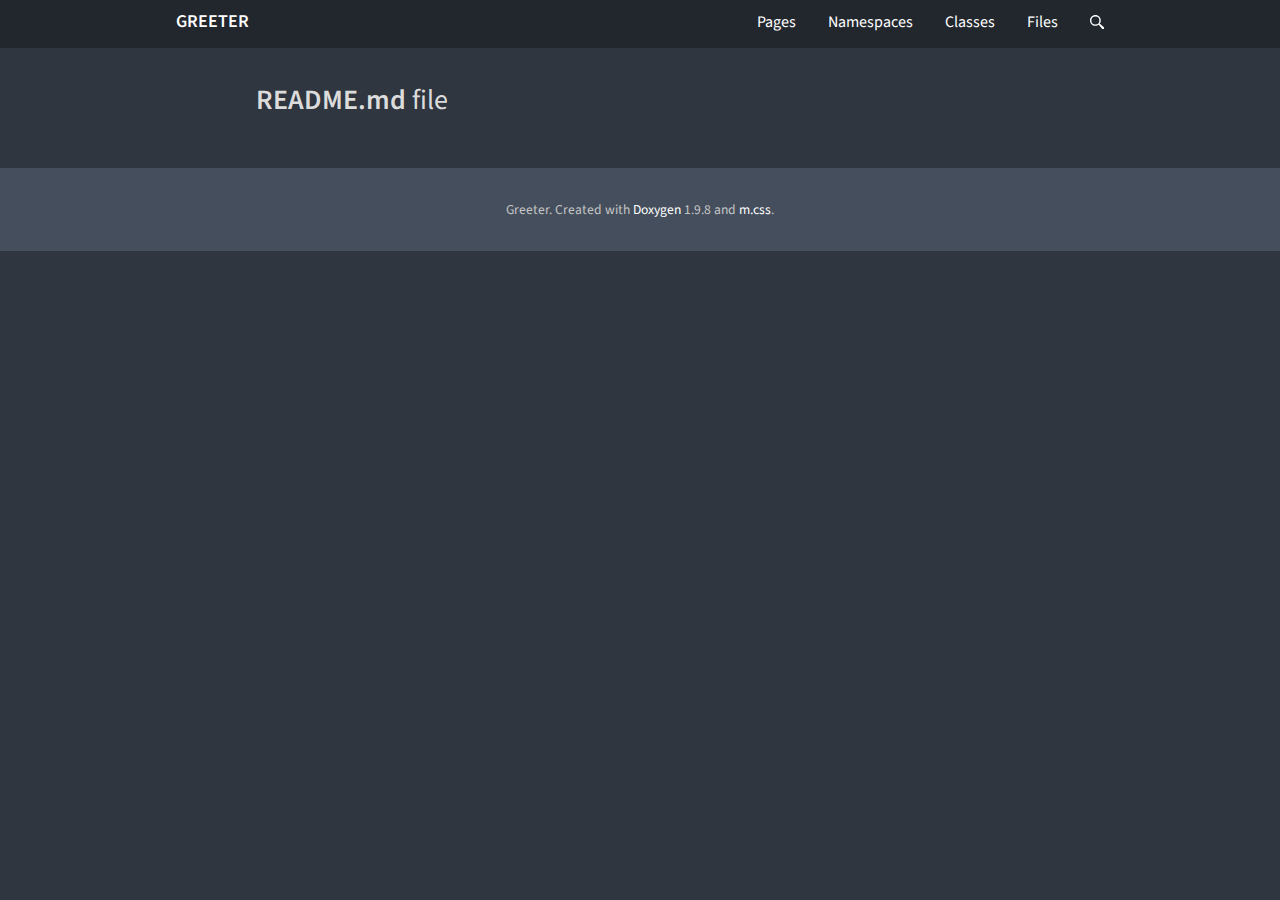
<file: _r_e_a_d_m_e_8md.html>
<!DOCTYPE html>
<html lang="en">
<head>
  <meta charset="UTF-8" />
  <title>README.md file | Greeter</title>
  <link rel="stylesheet" href="https://fonts.googleapis.com/css?family=Source+Sans+Pro:400,400i,600,600i%7CSource+Code+Pro:400,400i,600" />
  <link rel="stylesheet" href="m-dark+documentation.compiled.css" />
  <link rel="icon" href="favicon-dark.png" type="image/png" />
  <meta name="viewport" content="width=device-width, initial-scale=1.0" />
  <meta name="theme-color" content="#22272e" />
</head>
<body>
<header><nav id="navigation">
  <div class="m-container">
    <div class="m-row">
      <a href="index.html" id="m-navbar-brand" class="m-col-t-8 m-col-m-none m-left-m">Greeter</a>
      <div class="m-col-t-4 m-hide-m m-text-right m-nopadr">
        <a href="#search" class="m-doc-search-icon" title="Search" onclick="return showSearch()"><svg style="height: 0.9rem;" viewBox="0 0 16 16">
          <path id="m-doc-search-icon-path" d="m6 0c-3.31 0-6 2.69-6 6 0 3.31 2.69 6 6 6 1.49 0 2.85-0.541 3.89-1.44-0.0164 0.338 0.147 0.759 0.5 1.15l3.22 3.79c0.552 0.614 1.45 0.665 2 0.115 0.55-0.55 0.499-1.45-0.115-2l-3.79-3.22c-0.392-0.353-0.812-0.515-1.15-0.5 0.895-1.05 1.44-2.41 1.44-3.89 0-3.31-2.69-6-6-6zm0 1.56a4.44 4.44 0 0 1 4.44 4.44 4.44 4.44 0 0 1-4.44 4.44 4.44 4.44 0 0 1-4.44-4.44 4.44 4.44 0 0 1 4.44-4.44z"/>
        </svg></a>
        <a id="m-navbar-show" href="#navigation" title="Show navigation"></a>
        <a id="m-navbar-hide" href="#" title="Hide navigation"></a>
      </div>
      <div id="m-navbar-collapse" class="m-col-t-12 m-show-m m-col-m-none m-right-m">
        <div class="m-row">
          <ol class="m-col-t-6 m-col-m-none">
            <li>
              <a href="pages.html">Pages</a>
              <ol>
                <li><a href="about.html">About</a></li>
              </ol>
            </li>
            <li><a href="namespaces.html">Namespaces</a></li>
          </ol>
          <ol class="m-col-t-6 m-col-m-none" start="3">
            <li><a href="annotated.html">Classes</a></li>
            <li><a href="files.html">Files</a></li>
            <li class="m-show-m"><a href="#search" class="m-doc-search-icon" title="Search" onclick="return showSearch()"><svg style="height: 0.9rem;" viewBox="0 0 16 16">
              <use href="#m-doc-search-icon-path" />
            </svg></a></li>
          </ol>
        </div>
      </div>
    </div>
  </div>
</nav></header>
<main><article>
  <div class="m-container m-container-inflatable">
    <div class="m-row">
      <div class="m-col-l-10 m-push-l-1">
        <h1>
          README.md <span class="m-thin">file</span>
        </h1>
        <p><span></span></p>
      </div>
    </div>
  </div>
</article></main>
<div class="m-doc-search" id="search">
  <a href="#!" onclick="return hideSearch()"></a>
  <div class="m-container">
    <div class="m-row">
      <div class="m-col-m-8 m-push-m-2">
        <div class="m-doc-search-header m-text m-small">
          <div><span class="m-label m-default">Tab</span> / <span class="m-label m-default">T</span> to search, <span class="m-label m-default">Esc</span> to close</div>
          <div id="search-symbolcount">&hellip;</div>
        </div>
        <div class="m-doc-search-content">
          <form>
            <input type="search" name="q" id="search-input" placeholder="Loading &hellip;" disabled="disabled" autofocus="autofocus" autocomplete="off" spellcheck="false" />
          </form>
          <noscript class="m-text m-danger m-text-center">Unlike everything else in the docs, the search functionality <em>requires</em> JavaScript.</noscript>
          <div id="search-help" class="m-text m-dim m-text-center">
            <p class="m-noindent">Search for symbols, directories, files, pages or
            modules. You can omit any prefix from the symbol or file path; adding a
            <code>:</code> or <code>/</code> suffix lists all members of given symbol or
            directory.</p>
            <p class="m-noindent">Use <span class="m-label m-dim">&darr;</span>
            / <span class="m-label m-dim">&uarr;</span> to navigate through the list,
            <span class="m-label m-dim">Enter</span> to go.
            <span class="m-label m-dim">Tab</span> autocompletes common prefix, you can
            copy a link to the result using <span class="m-label m-dim">⌘</span>
            <span class="m-label m-dim">L</span> while <span class="m-label m-dim">⌘</span>
            <span class="m-label m-dim">M</span> produces a Markdown link.</p>
          </div>
          <div id="search-notfound" class="m-text m-warning m-text-center">Sorry, nothing was found.</div>
          <ul id="search-results"></ul>
        </div>
      </div>
    </div>
  </div>
</div>
<script src="search-v2.js"></script>
<script src="searchdata-v2.js" async="async"></script>
<footer><nav>
  <div class="m-container">
    <div class="m-row">
      <div class="m-col-l-10 m-push-l-1">
        <p>Greeter. Created with <a href="https://doxygen.org/">Doxygen</a> 1.9.8 and <a href="https://mcss.mosra.cz/">m.css</a>.</p>
      </div>
    </div>
  </div>
</nav></footer>
</body>
</html>
</file>
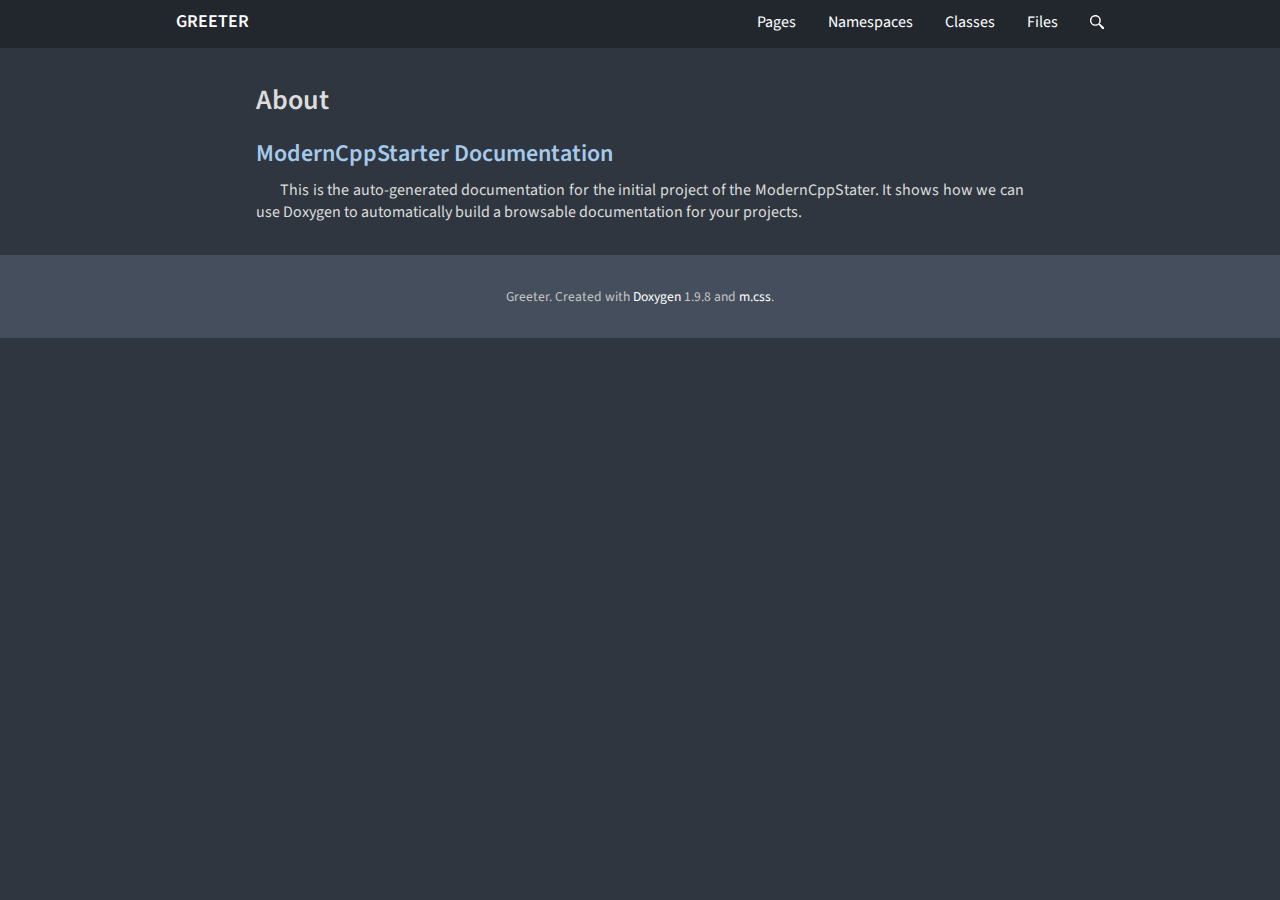
<file: about.html>
<!DOCTYPE html>
<html lang="en">
<head>
  <meta charset="UTF-8" />
  <title>About | Greeter</title>
  <link rel="stylesheet" href="https://fonts.googleapis.com/css?family=Source+Sans+Pro:400,400i,600,600i%7CSource+Code+Pro:400,400i,600" />
  <link rel="stylesheet" href="m-dark+documentation.compiled.css" />
  <link rel="icon" href="favicon-dark.png" type="image/png" />
  <meta name="viewport" content="width=device-width, initial-scale=1.0" />
  <meta name="theme-color" content="#22272e" />
</head>
<body>
<header><nav id="navigation">
  <div class="m-container">
    <div class="m-row">
      <a href="index.html" id="m-navbar-brand" class="m-col-t-8 m-col-m-none m-left-m">Greeter</a>
      <div class="m-col-t-4 m-hide-m m-text-right m-nopadr">
        <a href="#search" class="m-doc-search-icon" title="Search" onclick="return showSearch()"><svg style="height: 0.9rem;" viewBox="0 0 16 16">
          <path id="m-doc-search-icon-path" d="m6 0c-3.31 0-6 2.69-6 6 0 3.31 2.69 6 6 6 1.49 0 2.85-0.541 3.89-1.44-0.0164 0.338 0.147 0.759 0.5 1.15l3.22 3.79c0.552 0.614 1.45 0.665 2 0.115 0.55-0.55 0.499-1.45-0.115-2l-3.79-3.22c-0.392-0.353-0.812-0.515-1.15-0.5 0.895-1.05 1.44-2.41 1.44-3.89 0-3.31-2.69-6-6-6zm0 1.56a4.44 4.44 0 0 1 4.44 4.44 4.44 4.44 0 0 1-4.44 4.44 4.44 4.44 0 0 1-4.44-4.44 4.44 4.44 0 0 1 4.44-4.44z"/>
        </svg></a>
        <a id="m-navbar-show" href="#navigation" title="Show navigation"></a>
        <a id="m-navbar-hide" href="#" title="Hide navigation"></a>
      </div>
      <div id="m-navbar-collapse" class="m-col-t-12 m-show-m m-col-m-none m-right-m">
        <div class="m-row">
          <ol class="m-col-t-6 m-col-m-none">
            <li>
              <a href="pages.html">Pages</a>
              <ol>
                <li><a href="about.html" id="m-navbar-current">About</a></li>
              </ol>
            </li>
            <li><a href="namespaces.html">Namespaces</a></li>
          </ol>
          <ol class="m-col-t-6 m-col-m-none" start="3">
            <li><a href="annotated.html">Classes</a></li>
            <li><a href="files.html">Files</a></li>
            <li class="m-show-m"><a href="#search" class="m-doc-search-icon" title="Search" onclick="return showSearch()"><svg style="height: 0.9rem;" viewBox="0 0 16 16">
              <use href="#m-doc-search-icon-path" />
            </svg></a></li>
          </ol>
        </div>
      </div>
    </div>
  </div>
</nav></header>
<main><article>
  <div class="m-container m-container-inflatable">
    <div class="m-row">
      <div class="m-col-l-10 m-push-l-1">
        <h1>
          About
        </h1>
<section id="doc"><h2><a href="#doc">ModernCppStarter Documentation</a></h2><p>This is the auto-generated documentation for the initial project of the ModernCppStater. It shows how we can use Doxygen to automatically build a browsable documentation for your projects.</p></section>
      </div>
    </div>
  </div>
</article></main>
<div class="m-doc-search" id="search">
  <a href="#!" onclick="return hideSearch()"></a>
  <div class="m-container">
    <div class="m-row">
      <div class="m-col-m-8 m-push-m-2">
        <div class="m-doc-search-header m-text m-small">
          <div><span class="m-label m-default">Tab</span> / <span class="m-label m-default">T</span> to search, <span class="m-label m-default">Esc</span> to close</div>
          <div id="search-symbolcount">&hellip;</div>
        </div>
        <div class="m-doc-search-content">
          <form>
            <input type="search" name="q" id="search-input" placeholder="Loading &hellip;" disabled="disabled" autofocus="autofocus" autocomplete="off" spellcheck="false" />
          </form>
          <noscript class="m-text m-danger m-text-center">Unlike everything else in the docs, the search functionality <em>requires</em> JavaScript.</noscript>
          <div id="search-help" class="m-text m-dim m-text-center">
            <p class="m-noindent">Search for symbols, directories, files, pages or
            modules. You can omit any prefix from the symbol or file path; adding a
            <code>:</code> or <code>/</code> suffix lists all members of given symbol or
            directory.</p>
            <p class="m-noindent">Use <span class="m-label m-dim">&darr;</span>
            / <span class="m-label m-dim">&uarr;</span> to navigate through the list,
            <span class="m-label m-dim">Enter</span> to go.
            <span class="m-label m-dim">Tab</span> autocompletes common prefix, you can
            copy a link to the result using <span class="m-label m-dim">⌘</span>
            <span class="m-label m-dim">L</span> while <span class="m-label m-dim">⌘</span>
            <span class="m-label m-dim">M</span> produces a Markdown link.</p>
          </div>
          <div id="search-notfound" class="m-text m-warning m-text-center">Sorry, nothing was found.</div>
          <ul id="search-results"></ul>
        </div>
      </div>
    </div>
  </div>
</div>
<script src="search-v2.js"></script>
<script src="searchdata-v2.js" async="async"></script>
<footer><nav>
  <div class="m-container">
    <div class="m-row">
      <div class="m-col-l-10 m-push-l-1">
        <p>Greeter. Created with <a href="https://doxygen.org/">Doxygen</a> 1.9.8 and <a href="https://mcss.mosra.cz/">m.css</a>.</p>
      </div>
    </div>
  </div>
</nav></footer>
</body>
</html>
</file>
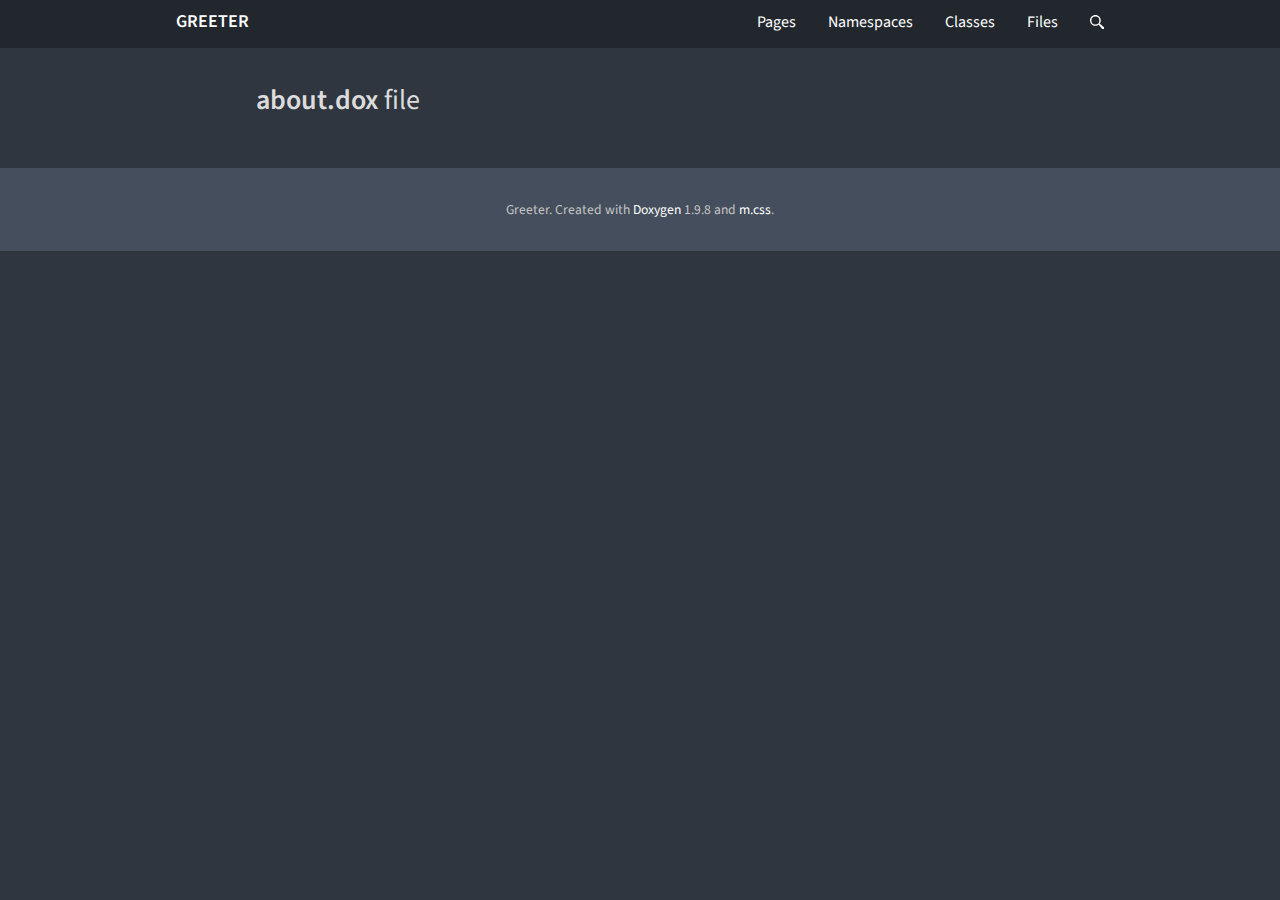
<file: about_8dox.html>
<!DOCTYPE html>
<html lang="en">
<head>
  <meta charset="UTF-8" />
  <title>about.dox file | Greeter</title>
  <link rel="stylesheet" href="https://fonts.googleapis.com/css?family=Source+Sans+Pro:400,400i,600,600i%7CSource+Code+Pro:400,400i,600" />
  <link rel="stylesheet" href="m-dark+documentation.compiled.css" />
  <link rel="icon" href="favicon-dark.png" type="image/png" />
  <meta name="viewport" content="width=device-width, initial-scale=1.0" />
  <meta name="theme-color" content="#22272e" />
</head>
<body>
<header><nav id="navigation">
  <div class="m-container">
    <div class="m-row">
      <a href="index.html" id="m-navbar-brand" class="m-col-t-8 m-col-m-none m-left-m">Greeter</a>
      <div class="m-col-t-4 m-hide-m m-text-right m-nopadr">
        <a href="#search" class="m-doc-search-icon" title="Search" onclick="return showSearch()"><svg style="height: 0.9rem;" viewBox="0 0 16 16">
          <path id="m-doc-search-icon-path" d="m6 0c-3.31 0-6 2.69-6 6 0 3.31 2.69 6 6 6 1.49 0 2.85-0.541 3.89-1.44-0.0164 0.338 0.147 0.759 0.5 1.15l3.22 3.79c0.552 0.614 1.45 0.665 2 0.115 0.55-0.55 0.499-1.45-0.115-2l-3.79-3.22c-0.392-0.353-0.812-0.515-1.15-0.5 0.895-1.05 1.44-2.41 1.44-3.89 0-3.31-2.69-6-6-6zm0 1.56a4.44 4.44 0 0 1 4.44 4.44 4.44 4.44 0 0 1-4.44 4.44 4.44 4.44 0 0 1-4.44-4.44 4.44 4.44 0 0 1 4.44-4.44z"/>
        </svg></a>
        <a id="m-navbar-show" href="#navigation" title="Show navigation"></a>
        <a id="m-navbar-hide" href="#" title="Hide navigation"></a>
      </div>
      <div id="m-navbar-collapse" class="m-col-t-12 m-show-m m-col-m-none m-right-m">
        <div class="m-row">
          <ol class="m-col-t-6 m-col-m-none">
            <li>
              <a href="pages.html">Pages</a>
              <ol>
                <li><a href="about.html">About</a></li>
              </ol>
            </li>
            <li><a href="namespaces.html">Namespaces</a></li>
          </ol>
          <ol class="m-col-t-6 m-col-m-none" start="3">
            <li><a href="annotated.html">Classes</a></li>
            <li><a href="files.html">Files</a></li>
            <li class="m-show-m"><a href="#search" class="m-doc-search-icon" title="Search" onclick="return showSearch()"><svg style="height: 0.9rem;" viewBox="0 0 16 16">
              <use href="#m-doc-search-icon-path" />
            </svg></a></li>
          </ol>
        </div>
      </div>
    </div>
  </div>
</nav></header>
<main><article>
  <div class="m-container m-container-inflatable">
    <div class="m-row">
      <div class="m-col-l-10 m-push-l-1">
        <h1>
          about.dox <span class="m-thin">file</span>
        </h1>
        <p><span></span></p>
      </div>
    </div>
  </div>
</article></main>
<div class="m-doc-search" id="search">
  <a href="#!" onclick="return hideSearch()"></a>
  <div class="m-container">
    <div class="m-row">
      <div class="m-col-m-8 m-push-m-2">
        <div class="m-doc-search-header m-text m-small">
          <div><span class="m-label m-default">Tab</span> / <span class="m-label m-default">T</span> to search, <span class="m-label m-default">Esc</span> to close</div>
          <div id="search-symbolcount">&hellip;</div>
        </div>
        <div class="m-doc-search-content">
          <form>
            <input type="search" name="q" id="search-input" placeholder="Loading &hellip;" disabled="disabled" autofocus="autofocus" autocomplete="off" spellcheck="false" />
          </form>
          <noscript class="m-text m-danger m-text-center">Unlike everything else in the docs, the search functionality <em>requires</em> JavaScript.</noscript>
          <div id="search-help" class="m-text m-dim m-text-center">
            <p class="m-noindent">Search for symbols, directories, files, pages or
            modules. You can omit any prefix from the symbol or file path; adding a
            <code>:</code> or <code>/</code> suffix lists all members of given symbol or
            directory.</p>
            <p class="m-noindent">Use <span class="m-label m-dim">&darr;</span>
            / <span class="m-label m-dim">&uarr;</span> to navigate through the list,
            <span class="m-label m-dim">Enter</span> to go.
            <span class="m-label m-dim">Tab</span> autocompletes common prefix, you can
            copy a link to the result using <span class="m-label m-dim">⌘</span>
            <span class="m-label m-dim">L</span> while <span class="m-label m-dim">⌘</span>
            <span class="m-label m-dim">M</span> produces a Markdown link.</p>
          </div>
          <div id="search-notfound" class="m-text m-warning m-text-center">Sorry, nothing was found.</div>
          <ul id="search-results"></ul>
        </div>
      </div>
    </div>
  </div>
</div>
<script src="search-v2.js"></script>
<script src="searchdata-v2.js" async="async"></script>
<footer><nav>
  <div class="m-container">
    <div class="m-row">
      <div class="m-col-l-10 m-push-l-1">
        <p>Greeter. Created with <a href="https://doxygen.org/">Doxygen</a> 1.9.8 and <a href="https://mcss.mosra.cz/">m.css</a>.</p>
      </div>
    </div>
  </div>
</nav></footer>
</body>
</html>
</file>
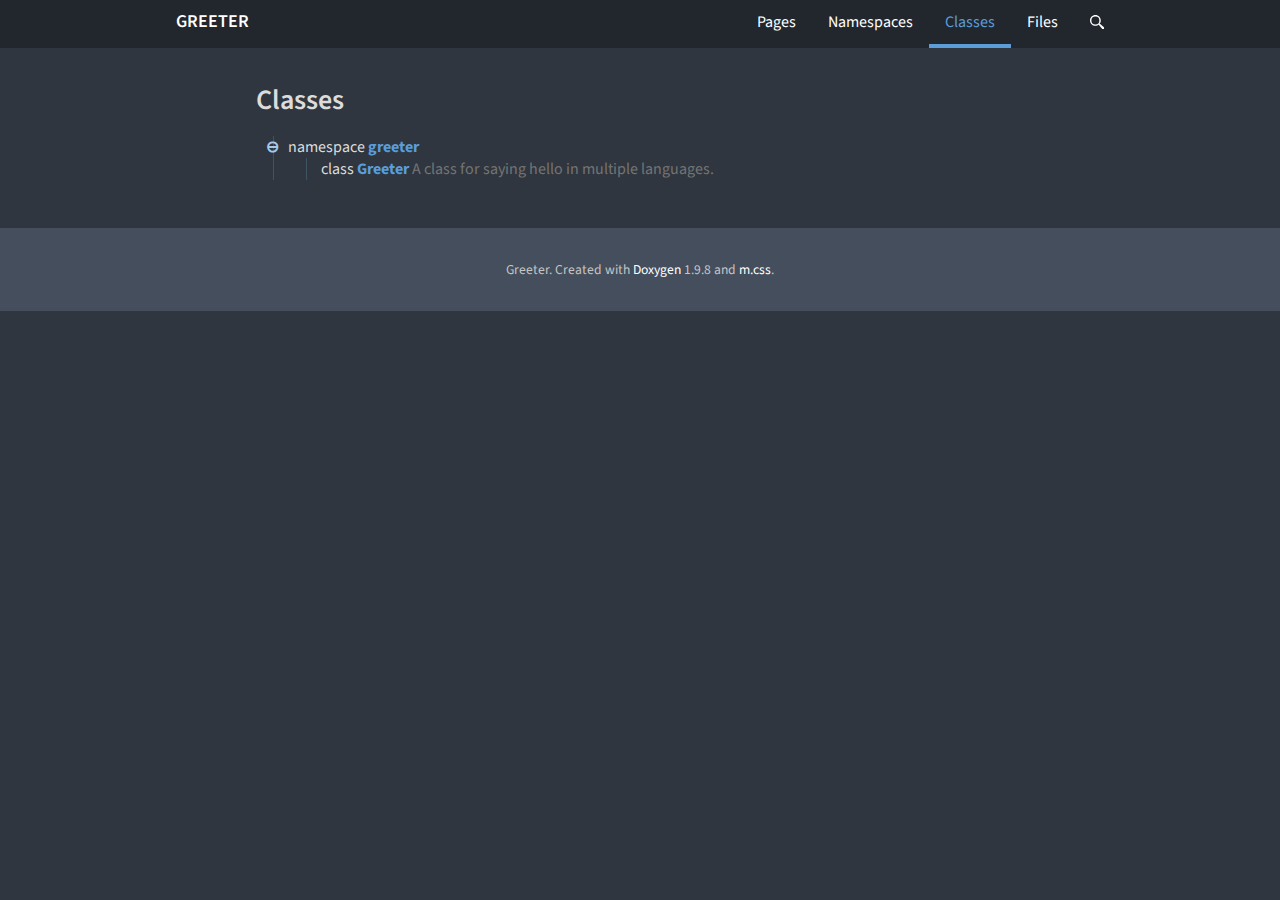
<file: annotated.html>
<!DOCTYPE html>
<html lang="en">
<head>
  <meta charset="UTF-8" />
  <title>Greeter</title>
  <link rel="stylesheet" href="https://fonts.googleapis.com/css?family=Source+Sans+Pro:400,400i,600,600i%7CSource+Code+Pro:400,400i,600" />
  <link rel="stylesheet" href="m-dark+documentation.compiled.css" />
  <link rel="icon" href="favicon-dark.png" type="image/png" />
  <meta name="viewport" content="width=device-width, initial-scale=1.0" />
  <meta name="theme-color" content="#22272e" />
</head>
<body>
<header><nav id="navigation">
  <div class="m-container">
    <div class="m-row">
      <a href="index.html" id="m-navbar-brand" class="m-col-t-8 m-col-m-none m-left-m">Greeter</a>
      <div class="m-col-t-4 m-hide-m m-text-right m-nopadr">
        <a href="#search" class="m-doc-search-icon" title="Search" onclick="return showSearch()"><svg style="height: 0.9rem;" viewBox="0 0 16 16">
          <path id="m-doc-search-icon-path" d="m6 0c-3.31 0-6 2.69-6 6 0 3.31 2.69 6 6 6 1.49 0 2.85-0.541 3.89-1.44-0.0164 0.338 0.147 0.759 0.5 1.15l3.22 3.79c0.552 0.614 1.45 0.665 2 0.115 0.55-0.55 0.499-1.45-0.115-2l-3.79-3.22c-0.392-0.353-0.812-0.515-1.15-0.5 0.895-1.05 1.44-2.41 1.44-3.89 0-3.31-2.69-6-6-6zm0 1.56a4.44 4.44 0 0 1 4.44 4.44 4.44 4.44 0 0 1-4.44 4.44 4.44 4.44 0 0 1-4.44-4.44 4.44 4.44 0 0 1 4.44-4.44z"/>
        </svg></a>
        <a id="m-navbar-show" href="#navigation" title="Show navigation"></a>
        <a id="m-navbar-hide" href="#" title="Hide navigation"></a>
      </div>
      <div id="m-navbar-collapse" class="m-col-t-12 m-show-m m-col-m-none m-right-m">
        <div class="m-row">
          <ol class="m-col-t-6 m-col-m-none">
            <li>
              <a href="pages.html">Pages</a>
              <ol>
                <li><a href="about.html">About</a></li>
              </ol>
            </li>
            <li><a href="namespaces.html">Namespaces</a></li>
          </ol>
          <ol class="m-col-t-6 m-col-m-none" start="3">
            <li><a href="annotated.html" id="m-navbar-current">Classes</a></li>
            <li><a href="files.html">Files</a></li>
            <li class="m-show-m"><a href="#search" class="m-doc-search-icon" title="Search" onclick="return showSearch()"><svg style="height: 0.9rem;" viewBox="0 0 16 16">
              <use href="#m-doc-search-icon-path" />
            </svg></a></li>
          </ol>
        </div>
      </div>
    </div>
  </div>
</nav></header>
<main><article>
  <div class="m-container m-container-inflatable">
    <div class="m-row">
      <div class="m-col-l-10 m-push-l-1">
        <h1>Classes</h1>
        <ul class="m-doc">
          <li class="m-doc-collapsible">
            <a href="#" onclick="return toggle(this)">namespace</a> <a href="namespacegreeter.html" class="m-doc">greeter</a> <span class="m-doc"><span></span></span>
            <ul class="m-doc">
              <li>class <a href="classgreeter_1_1_greeter.html" class="m-doc">Greeter</a> <span class="m-doc">A class for saying hello in multiple languages.</span></li>
            </ul>
          </li>
        </ul>
        <script>
        function toggle(e) {
            e.parentElement.className = e.parentElement.className == 'm-doc-collapsible' ?
                'm-doc-expansible' : 'm-doc-collapsible';
            return false;
        }
        /* Collapse all nodes marked as such. Doing it via JS instead of
           directly in markup so disabling it doesn't harm usability. The list
           is somehow regenerated on every iteration and shrinks as I change
           the classes. It's not documented anywhere and I'm not sure if this
           is the same across browsers, so I am going backwards in that list to
           be sure. */
        var collapsed = document.getElementsByClassName("collapsed");
        for(var i = collapsed.length - 1; i >= 0; --i)
            collapsed[i].className = 'm-doc-expansible';
        </script>
      </div>
    </div>
  </div>
</article></main>
<div class="m-doc-search" id="search">
  <a href="#!" onclick="return hideSearch()"></a>
  <div class="m-container">
    <div class="m-row">
      <div class="m-col-m-8 m-push-m-2">
        <div class="m-doc-search-header m-text m-small">
          <div><span class="m-label m-default">Tab</span> / <span class="m-label m-default">T</span> to search, <span class="m-label m-default">Esc</span> to close</div>
          <div id="search-symbolcount">&hellip;</div>
        </div>
        <div class="m-doc-search-content">
          <form>
            <input type="search" name="q" id="search-input" placeholder="Loading &hellip;" disabled="disabled" autofocus="autofocus" autocomplete="off" spellcheck="false" />
          </form>
          <noscript class="m-text m-danger m-text-center">Unlike everything else in the docs, the search functionality <em>requires</em> JavaScript.</noscript>
          <div id="search-help" class="m-text m-dim m-text-center">
            <p class="m-noindent">Search for symbols, directories, files, pages or
            modules. You can omit any prefix from the symbol or file path; adding a
            <code>:</code> or <code>/</code> suffix lists all members of given symbol or
            directory.</p>
            <p class="m-noindent">Use <span class="m-label m-dim">&darr;</span>
            / <span class="m-label m-dim">&uarr;</span> to navigate through the list,
            <span class="m-label m-dim">Enter</span> to go.
            <span class="m-label m-dim">Tab</span> autocompletes common prefix, you can
            copy a link to the result using <span class="m-label m-dim">⌘</span>
            <span class="m-label m-dim">L</span> while <span class="m-label m-dim">⌘</span>
            <span class="m-label m-dim">M</span> produces a Markdown link.</p>
          </div>
          <div id="search-notfound" class="m-text m-warning m-text-center">Sorry, nothing was found.</div>
          <ul id="search-results"></ul>
        </div>
      </div>
    </div>
  </div>
</div>
<script src="search-v2.js"></script>
<script src="searchdata-v2.js" async="async"></script>
<footer><nav>
  <div class="m-container">
    <div class="m-row">
      <div class="m-col-l-10 m-push-l-1">
        <p>Greeter. Created with <a href="https://doxygen.org/">Doxygen</a> 1.9.8 and <a href="https://mcss.mosra.cz/">m.css</a>.</p>
      </div>
    </div>
  </div>
</nav></footer>
</body>
</html>
</file>
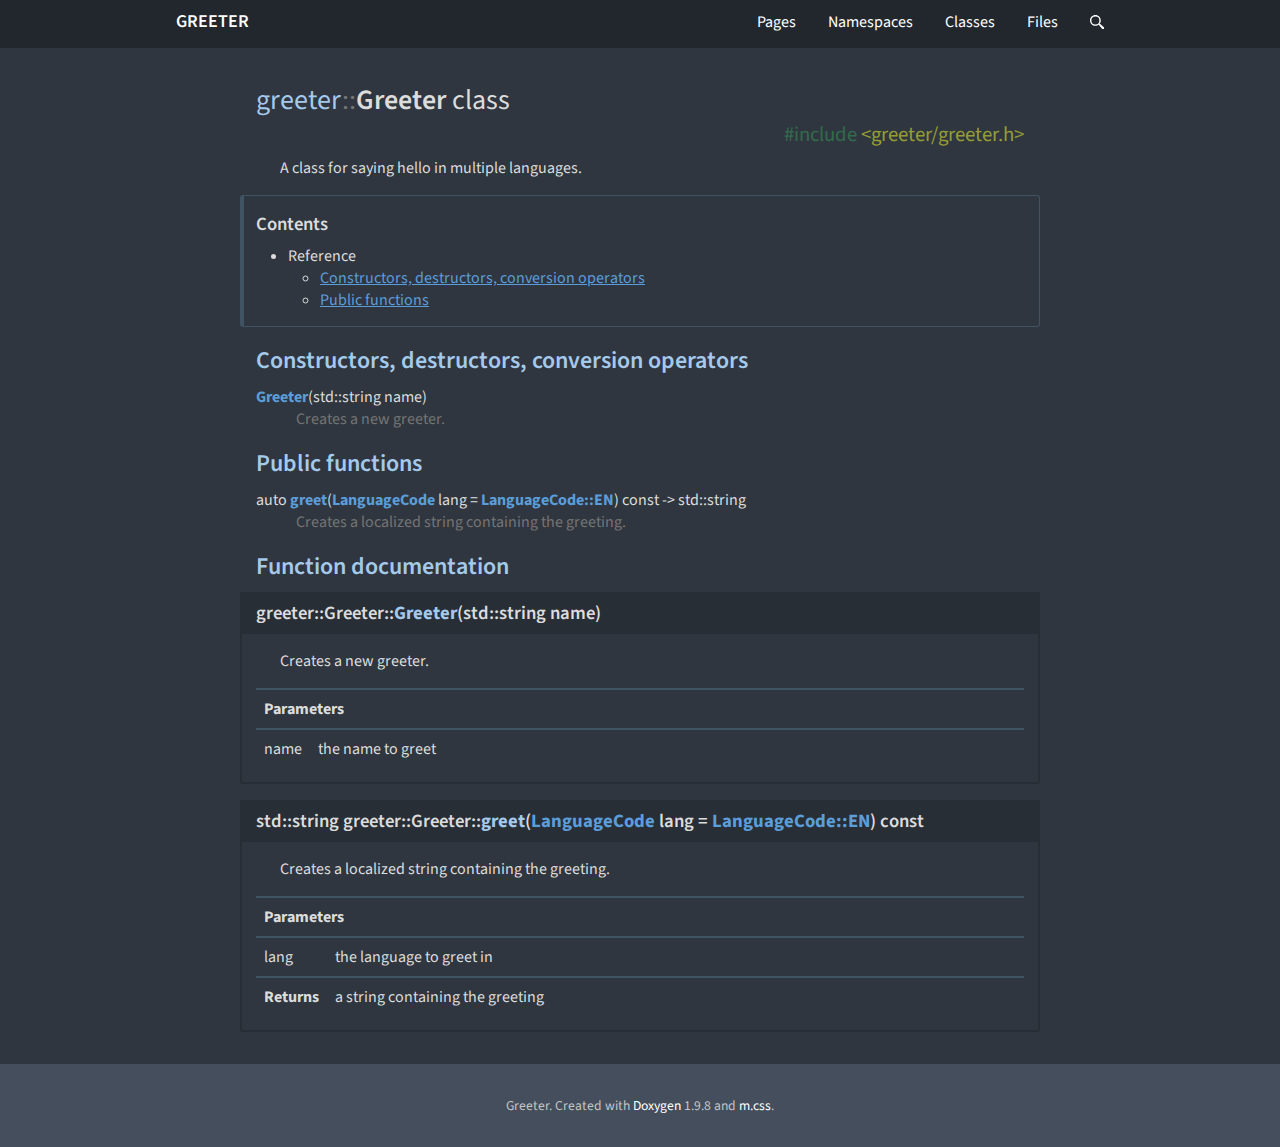
<file: classgreeter_1_1_greeter.html>
<!DOCTYPE html>
<html lang="en">
<head>
  <meta charset="UTF-8" />
  <title>greeter::Greeter class | Greeter</title>
  <link rel="stylesheet" href="https://fonts.googleapis.com/css?family=Source+Sans+Pro:400,400i,600,600i%7CSource+Code+Pro:400,400i,600" />
  <link rel="stylesheet" href="m-dark+documentation.compiled.css" />
  <link rel="icon" href="favicon-dark.png" type="image/png" />
  <meta name="viewport" content="width=device-width, initial-scale=1.0" />
  <meta name="theme-color" content="#22272e" />
</head>
<body>
<header><nav id="navigation">
  <div class="m-container">
    <div class="m-row">
      <a href="index.html" id="m-navbar-brand" class="m-col-t-8 m-col-m-none m-left-m">Greeter</a>
      <div class="m-col-t-4 m-hide-m m-text-right m-nopadr">
        <a href="#search" class="m-doc-search-icon" title="Search" onclick="return showSearch()"><svg style="height: 0.9rem;" viewBox="0 0 16 16">
          <path id="m-doc-search-icon-path" d="m6 0c-3.31 0-6 2.69-6 6 0 3.31 2.69 6 6 6 1.49 0 2.85-0.541 3.89-1.44-0.0164 0.338 0.147 0.759 0.5 1.15l3.22 3.79c0.552 0.614 1.45 0.665 2 0.115 0.55-0.55 0.499-1.45-0.115-2l-3.79-3.22c-0.392-0.353-0.812-0.515-1.15-0.5 0.895-1.05 1.44-2.41 1.44-3.89 0-3.31-2.69-6-6-6zm0 1.56a4.44 4.44 0 0 1 4.44 4.44 4.44 4.44 0 0 1-4.44 4.44 4.44 4.44 0 0 1-4.44-4.44 4.44 4.44 0 0 1 4.44-4.44z"/>
        </svg></a>
        <a id="m-navbar-show" href="#navigation" title="Show navigation"></a>
        <a id="m-navbar-hide" href="#" title="Hide navigation"></a>
      </div>
      <div id="m-navbar-collapse" class="m-col-t-12 m-show-m m-col-m-none m-right-m">
        <div class="m-row">
          <ol class="m-col-t-6 m-col-m-none">
            <li>
              <a href="pages.html">Pages</a>
              <ol>
                <li><a href="about.html">About</a></li>
              </ol>
            </li>
            <li><a href="namespaces.html">Namespaces</a></li>
          </ol>
          <ol class="m-col-t-6 m-col-m-none" start="3">
            <li><a href="annotated.html">Classes</a></li>
            <li><a href="files.html">Files</a></li>
            <li class="m-show-m"><a href="#search" class="m-doc-search-icon" title="Search" onclick="return showSearch()"><svg style="height: 0.9rem;" viewBox="0 0 16 16">
              <use href="#m-doc-search-icon-path" />
            </svg></a></li>
          </ol>
        </div>
      </div>
    </div>
  </div>
</nav></header>
<main><article>
  <div class="m-container m-container-inflatable">
    <div class="m-row">
      <div class="m-col-l-10 m-push-l-1">
        <h1>
          <span class="m-breadcrumb"><a href="namespacegreeter.html">greeter</a>::<wbr/></span>Greeter <span class="m-thin">class</span>
          <div class="m-doc-include m-code m-inverted m-text-right"><span class="cp">#include</span> <a class="cpf" href="greeter_8h.html">&lt;greeter/greeter.h&gt;</a></div>
        </h1>
        <p>A class for saying hello in multiple languages.</p>
        <nav class="m-block m-default">
          <h3>Contents</h3>
          <ul>
            <li>
              Reference
              <ul>
                <li><a href="#typeless-methods">Constructors, destructors, conversion operators</a></li>
                <li><a href="#pub-methods">Public functions</a></li>
              </ul>
            </li>
          </ul>
        </nav>
        <section id="typeless-methods">
          <h2><a href="#typeless-methods">Constructors, destructors, conversion operators</a></h2>
          <dl class="m-doc">
            <dt>
              <span class="m-doc-wrap-bumper"><a href="#a0fb6453cab1686d3bac79faa3837be27" class="m-doc">Greeter</a>(</span><span class="m-doc-wrap">std::string name)</span>
            </dt>
            <dd>Creates a new greeter.</dd>
          </dl>
        </section>
        <section id="pub-methods">
          <h2><a href="#pub-methods">Public functions</a></h2>
          <dl class="m-doc">
            <dt>
              <span class="m-doc-wrap-bumper">auto <a href="#a462db3413544f40b848095880a3f01c5" class="m-doc">greet</a>(</span><span class="m-doc-wrap"><a href="namespacegreeter.html#aa824aced4428795fef274930c6c22db0" class="m-doc">LanguageCode</a> lang = <a href="namespacegreeter.html#aa824aced4428795fef274930c6c22db0aaa85f1840e282d8a8304dbc2c0d7c9b2" class="m-doc">LanguageCode::<wbr />EN</a>) const -&gt; std::string</span>
            </dt>
            <dd>Creates a localized string containing the greeting.</dd>
          </dl>
        </section>
        <section>
          <h2>Function documentation</h2>
          <section class="m-doc-details" id="a0fb6453cab1686d3bac79faa3837be27"><div>
            <h3>
              <span class="m-doc-wrap-bumper"> greeter::<wbr />Greeter::<wbr /></span><span class="m-doc-wrap"><span class="m-doc-wrap-bumper"><a href="#a0fb6453cab1686d3bac79faa3837be27" class="m-doc-self">Greeter</a>(</span><span class="m-doc-wrap">std::string name)</span></span>
            </h3>
            <p>Creates a new greeter.</p>
            <table class="m-table m-fullwidth m-flat">
              <thead>
                <tr><th colspan="2">Parameters</th></tr>
              </thead>
              <tbody>
                <tr>
                  <td style="width: 1%">name</td>
                  <td>the name to greet</td>
                </tr>
              </tbody>
            </table>
          </div></section>
          <section class="m-doc-details" id="a462db3413544f40b848095880a3f01c5"><div>
            <h3>
              <span class="m-doc-wrap-bumper">std::string greeter::<wbr />Greeter::<wbr /></span><span class="m-doc-wrap"><span class="m-doc-wrap-bumper"><a href="#a462db3413544f40b848095880a3f01c5" class="m-doc-self">greet</a>(</span><span class="m-doc-wrap"><a href="namespacegreeter.html#aa824aced4428795fef274930c6c22db0" class="m-doc">LanguageCode</a> lang = <a href="namespacegreeter.html#aa824aced4428795fef274930c6c22db0aaa85f1840e282d8a8304dbc2c0d7c9b2" class="m-doc">LanguageCode::<wbr />EN</a>) const</span></span>
            </h3>
            <p>Creates a localized string containing the greeting.</p>
            <table class="m-table m-fullwidth m-flat">
              <thead>
                <tr><th colspan="2">Parameters</th></tr>
              </thead>
              <tbody>
                <tr>
                  <td style="width: 1%">lang</td>
                  <td>the language to greet in</td>
                </tr>
              </tbody>
              <tfoot>
                <tr>
                  <th>Returns</th>
                  <td>a string containing the greeting</td>
                </tr>
              </tfoot>
            </table>
          </div></section>
        </section>
      </div>
    </div>
  </div>
</article></main>
<div class="m-doc-search" id="search">
  <a href="#!" onclick="return hideSearch()"></a>
  <div class="m-container">
    <div class="m-row">
      <div class="m-col-m-8 m-push-m-2">
        <div class="m-doc-search-header m-text m-small">
          <div><span class="m-label m-default">Tab</span> / <span class="m-label m-default">T</span> to search, <span class="m-label m-default">Esc</span> to close</div>
          <div id="search-symbolcount">&hellip;</div>
        </div>
        <div class="m-doc-search-content">
          <form>
            <input type="search" name="q" id="search-input" placeholder="Loading &hellip;" disabled="disabled" autofocus="autofocus" autocomplete="off" spellcheck="false" />
          </form>
          <noscript class="m-text m-danger m-text-center">Unlike everything else in the docs, the search functionality <em>requires</em> JavaScript.</noscript>
          <div id="search-help" class="m-text m-dim m-text-center">
            <p class="m-noindent">Search for symbols, directories, files, pages or
            modules. You can omit any prefix from the symbol or file path; adding a
            <code>:</code> or <code>/</code> suffix lists all members of given symbol or
            directory.</p>
            <p class="m-noindent">Use <span class="m-label m-dim">&darr;</span>
            / <span class="m-label m-dim">&uarr;</span> to navigate through the list,
            <span class="m-label m-dim">Enter</span> to go.
            <span class="m-label m-dim">Tab</span> autocompletes common prefix, you can
            copy a link to the result using <span class="m-label m-dim">⌘</span>
            <span class="m-label m-dim">L</span> while <span class="m-label m-dim">⌘</span>
            <span class="m-label m-dim">M</span> produces a Markdown link.</p>
          </div>
          <div id="search-notfound" class="m-text m-warning m-text-center">Sorry, nothing was found.</div>
          <ul id="search-results"></ul>
        </div>
      </div>
    </div>
  </div>
</div>
<script src="search-v2.js"></script>
<script src="searchdata-v2.js" async="async"></script>
<footer><nav>
  <div class="m-container">
    <div class="m-row">
      <div class="m-col-l-10 m-push-l-1">
        <p>Greeter. Created with <a href="https://doxygen.org/">Doxygen</a> 1.9.8 and <a href="https://mcss.mosra.cz/">m.css</a>.</p>
      </div>
    </div>
  </div>
</nav></footer>
</body>
</html>
</file>
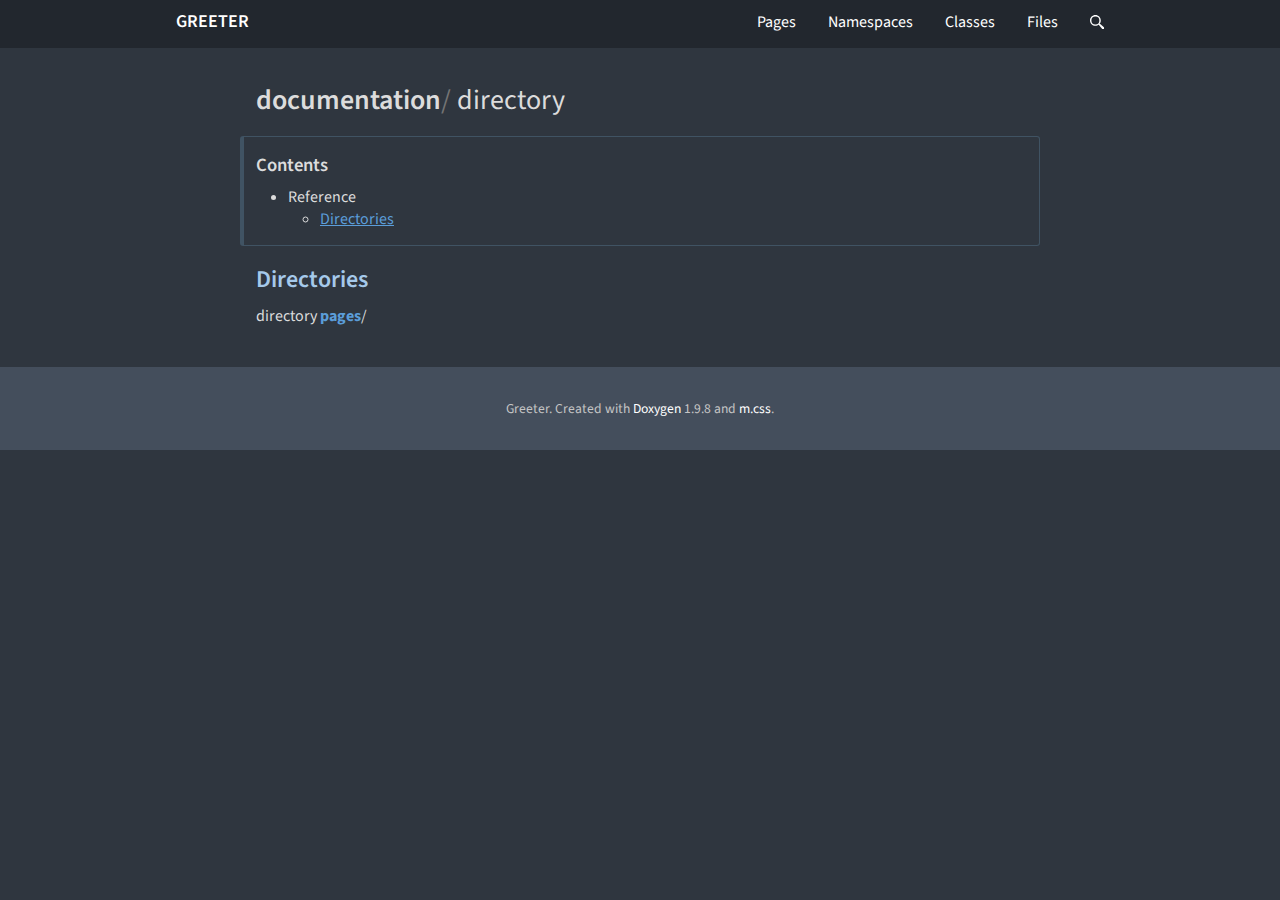
<file: dir_138aff360eb965c43b94267b8d1ce09e.html>
<!DOCTYPE html>
<html lang="en">
<head>
  <meta charset="UTF-8" />
  <title>documentation/ directory | Greeter</title>
  <link rel="stylesheet" href="https://fonts.googleapis.com/css?family=Source+Sans+Pro:400,400i,600,600i%7CSource+Code+Pro:400,400i,600" />
  <link rel="stylesheet" href="m-dark+documentation.compiled.css" />
  <link rel="icon" href="favicon-dark.png" type="image/png" />
  <meta name="viewport" content="width=device-width, initial-scale=1.0" />
  <meta name="theme-color" content="#22272e" />
</head>
<body>
<header><nav id="navigation">
  <div class="m-container">
    <div class="m-row">
      <a href="index.html" id="m-navbar-brand" class="m-col-t-8 m-col-m-none m-left-m">Greeter</a>
      <div class="m-col-t-4 m-hide-m m-text-right m-nopadr">
        <a href="#search" class="m-doc-search-icon" title="Search" onclick="return showSearch()"><svg style="height: 0.9rem;" viewBox="0 0 16 16">
          <path id="m-doc-search-icon-path" d="m6 0c-3.31 0-6 2.69-6 6 0 3.31 2.69 6 6 6 1.49 0 2.85-0.541 3.89-1.44-0.0164 0.338 0.147 0.759 0.5 1.15l3.22 3.79c0.552 0.614 1.45 0.665 2 0.115 0.55-0.55 0.499-1.45-0.115-2l-3.79-3.22c-0.392-0.353-0.812-0.515-1.15-0.5 0.895-1.05 1.44-2.41 1.44-3.89 0-3.31-2.69-6-6-6zm0 1.56a4.44 4.44 0 0 1 4.44 4.44 4.44 4.44 0 0 1-4.44 4.44 4.44 4.44 0 0 1-4.44-4.44 4.44 4.44 0 0 1 4.44-4.44z"/>
        </svg></a>
        <a id="m-navbar-show" href="#navigation" title="Show navigation"></a>
        <a id="m-navbar-hide" href="#" title="Hide navigation"></a>
      </div>
      <div id="m-navbar-collapse" class="m-col-t-12 m-show-m m-col-m-none m-right-m">
        <div class="m-row">
          <ol class="m-col-t-6 m-col-m-none">
            <li>
              <a href="pages.html">Pages</a>
              <ol>
                <li><a href="about.html">About</a></li>
              </ol>
            </li>
            <li><a href="namespaces.html">Namespaces</a></li>
          </ol>
          <ol class="m-col-t-6 m-col-m-none" start="3">
            <li><a href="annotated.html">Classes</a></li>
            <li><a href="files.html">Files</a></li>
            <li class="m-show-m"><a href="#search" class="m-doc-search-icon" title="Search" onclick="return showSearch()"><svg style="height: 0.9rem;" viewBox="0 0 16 16">
              <use href="#m-doc-search-icon-path" />
            </svg></a></li>
          </ol>
        </div>
      </div>
    </div>
  </div>
</nav></header>
<main><article>
  <div class="m-container m-container-inflatable">
    <div class="m-row">
      <div class="m-col-l-10 m-push-l-1">
        <h1>
          documentation<span class="m-breadcrumb">/</span> <span class="m-thin">directory</span>
        </h1>
        <p><span></span></p>
        <nav class="m-block m-default">
          <h3>Contents</h3>
          <ul>
            <li>
              Reference
              <ul>
                <li><a href="#subdirs">Directories</a></li>
              </ul>
            </li>
          </ul>
        </nav>
        <section id="subdirs">
          <h2><a href="#subdirs">Directories</a></h2>
          <dl class="m-doc">
            <dt>directory <a href="dir_31a378c84b956866319ca9d9294f1959.html" class="m-doc">pages</a>/</dt>
            <dd><span></span></dd>
          </dl>
        </section>
      </div>
    </div>
  </div>
</article></main>
<div class="m-doc-search" id="search">
  <a href="#!" onclick="return hideSearch()"></a>
  <div class="m-container">
    <div class="m-row">
      <div class="m-col-m-8 m-push-m-2">
        <div class="m-doc-search-header m-text m-small">
          <div><span class="m-label m-default">Tab</span> / <span class="m-label m-default">T</span> to search, <span class="m-label m-default">Esc</span> to close</div>
          <div id="search-symbolcount">&hellip;</div>
        </div>
        <div class="m-doc-search-content">
          <form>
            <input type="search" name="q" id="search-input" placeholder="Loading &hellip;" disabled="disabled" autofocus="autofocus" autocomplete="off" spellcheck="false" />
          </form>
          <noscript class="m-text m-danger m-text-center">Unlike everything else in the docs, the search functionality <em>requires</em> JavaScript.</noscript>
          <div id="search-help" class="m-text m-dim m-text-center">
            <p class="m-noindent">Search for symbols, directories, files, pages or
            modules. You can omit any prefix from the symbol or file path; adding a
            <code>:</code> or <code>/</code> suffix lists all members of given symbol or
            directory.</p>
            <p class="m-noindent">Use <span class="m-label m-dim">&darr;</span>
            / <span class="m-label m-dim">&uarr;</span> to navigate through the list,
            <span class="m-label m-dim">Enter</span> to go.
            <span class="m-label m-dim">Tab</span> autocompletes common prefix, you can
            copy a link to the result using <span class="m-label m-dim">⌘</span>
            <span class="m-label m-dim">L</span> while <span class="m-label m-dim">⌘</span>
            <span class="m-label m-dim">M</span> produces a Markdown link.</p>
          </div>
          <div id="search-notfound" class="m-text m-warning m-text-center">Sorry, nothing was found.</div>
          <ul id="search-results"></ul>
        </div>
      </div>
    </div>
  </div>
</div>
<script src="search-v2.js"></script>
<script src="searchdata-v2.js" async="async"></script>
<footer><nav>
  <div class="m-container">
    <div class="m-row">
      <div class="m-col-l-10 m-push-l-1">
        <p>Greeter. Created with <a href="https://doxygen.org/">Doxygen</a> 1.9.8 and <a href="https://mcss.mosra.cz/">m.css</a>.</p>
      </div>
    </div>
  </div>
</nav></footer>
</body>
</html>
</file>
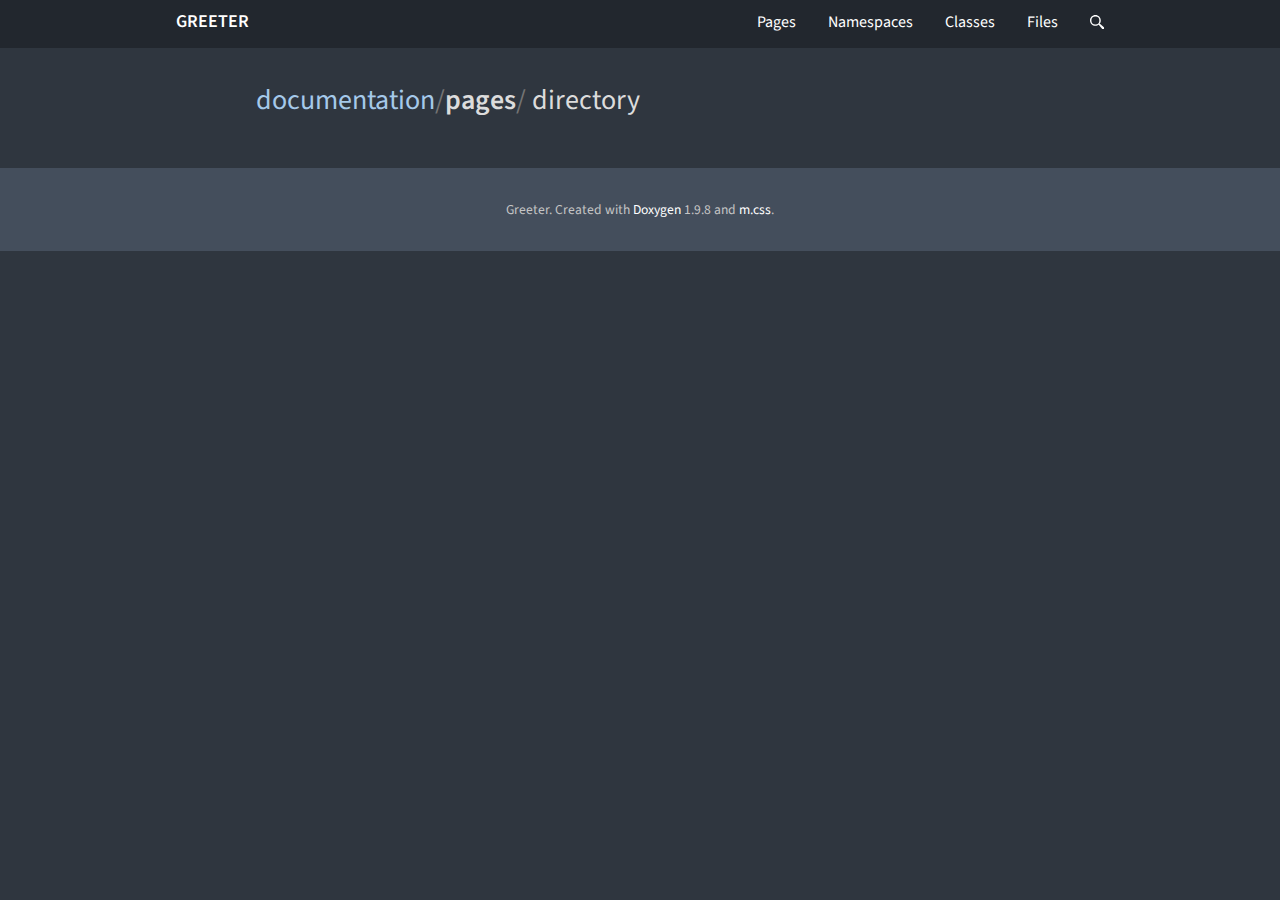
<file: dir_31a378c84b956866319ca9d9294f1959.html>
<!DOCTYPE html>
<html lang="en">
<head>
  <meta charset="UTF-8" />
  <title>documentation/pages/ directory | Greeter</title>
  <link rel="stylesheet" href="https://fonts.googleapis.com/css?family=Source+Sans+Pro:400,400i,600,600i%7CSource+Code+Pro:400,400i,600" />
  <link rel="stylesheet" href="m-dark+documentation.compiled.css" />
  <link rel="icon" href="favicon-dark.png" type="image/png" />
  <meta name="viewport" content="width=device-width, initial-scale=1.0" />
  <meta name="theme-color" content="#22272e" />
</head>
<body>
<header><nav id="navigation">
  <div class="m-container">
    <div class="m-row">
      <a href="index.html" id="m-navbar-brand" class="m-col-t-8 m-col-m-none m-left-m">Greeter</a>
      <div class="m-col-t-4 m-hide-m m-text-right m-nopadr">
        <a href="#search" class="m-doc-search-icon" title="Search" onclick="return showSearch()"><svg style="height: 0.9rem;" viewBox="0 0 16 16">
          <path id="m-doc-search-icon-path" d="m6 0c-3.31 0-6 2.69-6 6 0 3.31 2.69 6 6 6 1.49 0 2.85-0.541 3.89-1.44-0.0164 0.338 0.147 0.759 0.5 1.15l3.22 3.79c0.552 0.614 1.45 0.665 2 0.115 0.55-0.55 0.499-1.45-0.115-2l-3.79-3.22c-0.392-0.353-0.812-0.515-1.15-0.5 0.895-1.05 1.44-2.41 1.44-3.89 0-3.31-2.69-6-6-6zm0 1.56a4.44 4.44 0 0 1 4.44 4.44 4.44 4.44 0 0 1-4.44 4.44 4.44 4.44 0 0 1-4.44-4.44 4.44 4.44 0 0 1 4.44-4.44z"/>
        </svg></a>
        <a id="m-navbar-show" href="#navigation" title="Show navigation"></a>
        <a id="m-navbar-hide" href="#" title="Hide navigation"></a>
      </div>
      <div id="m-navbar-collapse" class="m-col-t-12 m-show-m m-col-m-none m-right-m">
        <div class="m-row">
          <ol class="m-col-t-6 m-col-m-none">
            <li>
              <a href="pages.html">Pages</a>
              <ol>
                <li><a href="about.html">About</a></li>
              </ol>
            </li>
            <li><a href="namespaces.html">Namespaces</a></li>
          </ol>
          <ol class="m-col-t-6 m-col-m-none" start="3">
            <li><a href="annotated.html">Classes</a></li>
            <li><a href="files.html">Files</a></li>
            <li class="m-show-m"><a href="#search" class="m-doc-search-icon" title="Search" onclick="return showSearch()"><svg style="height: 0.9rem;" viewBox="0 0 16 16">
              <use href="#m-doc-search-icon-path" />
            </svg></a></li>
          </ol>
        </div>
      </div>
    </div>
  </div>
</nav></header>
<main><article>
  <div class="m-container m-container-inflatable">
    <div class="m-row">
      <div class="m-col-l-10 m-push-l-1">
        <h1>
          <span class="m-breadcrumb"><a href="dir_138aff360eb965c43b94267b8d1ce09e.html">documentation</a>/</span>pages<span class="m-breadcrumb">/</span> <span class="m-thin">directory</span>
        </h1>
        <p><span></span></p>
      </div>
    </div>
  </div>
</article></main>
<div class="m-doc-search" id="search">
  <a href="#!" onclick="return hideSearch()"></a>
  <div class="m-container">
    <div class="m-row">
      <div class="m-col-m-8 m-push-m-2">
        <div class="m-doc-search-header m-text m-small">
          <div><span class="m-label m-default">Tab</span> / <span class="m-label m-default">T</span> to search, <span class="m-label m-default">Esc</span> to close</div>
          <div id="search-symbolcount">&hellip;</div>
        </div>
        <div class="m-doc-search-content">
          <form>
            <input type="search" name="q" id="search-input" placeholder="Loading &hellip;" disabled="disabled" autofocus="autofocus" autocomplete="off" spellcheck="false" />
          </form>
          <noscript class="m-text m-danger m-text-center">Unlike everything else in the docs, the search functionality <em>requires</em> JavaScript.</noscript>
          <div id="search-help" class="m-text m-dim m-text-center">
            <p class="m-noindent">Search for symbols, directories, files, pages or
            modules. You can omit any prefix from the symbol or file path; adding a
            <code>:</code> or <code>/</code> suffix lists all members of given symbol or
            directory.</p>
            <p class="m-noindent">Use <span class="m-label m-dim">&darr;</span>
            / <span class="m-label m-dim">&uarr;</span> to navigate through the list,
            <span class="m-label m-dim">Enter</span> to go.
            <span class="m-label m-dim">Tab</span> autocompletes common prefix, you can
            copy a link to the result using <span class="m-label m-dim">⌘</span>
            <span class="m-label m-dim">L</span> while <span class="m-label m-dim">⌘</span>
            <span class="m-label m-dim">M</span> produces a Markdown link.</p>
          </div>
          <div id="search-notfound" class="m-text m-warning m-text-center">Sorry, nothing was found.</div>
          <ul id="search-results"></ul>
        </div>
      </div>
    </div>
  </div>
</div>
<script src="search-v2.js"></script>
<script src="searchdata-v2.js" async="async"></script>
<footer><nav>
  <div class="m-container">
    <div class="m-row">
      <div class="m-col-l-10 m-push-l-1">
        <p>Greeter. Created with <a href="https://doxygen.org/">Doxygen</a> 1.9.8 and <a href="https://mcss.mosra.cz/">m.css</a>.</p>
      </div>
    </div>
  </div>
</nav></footer>
</body>
</html>
</file>
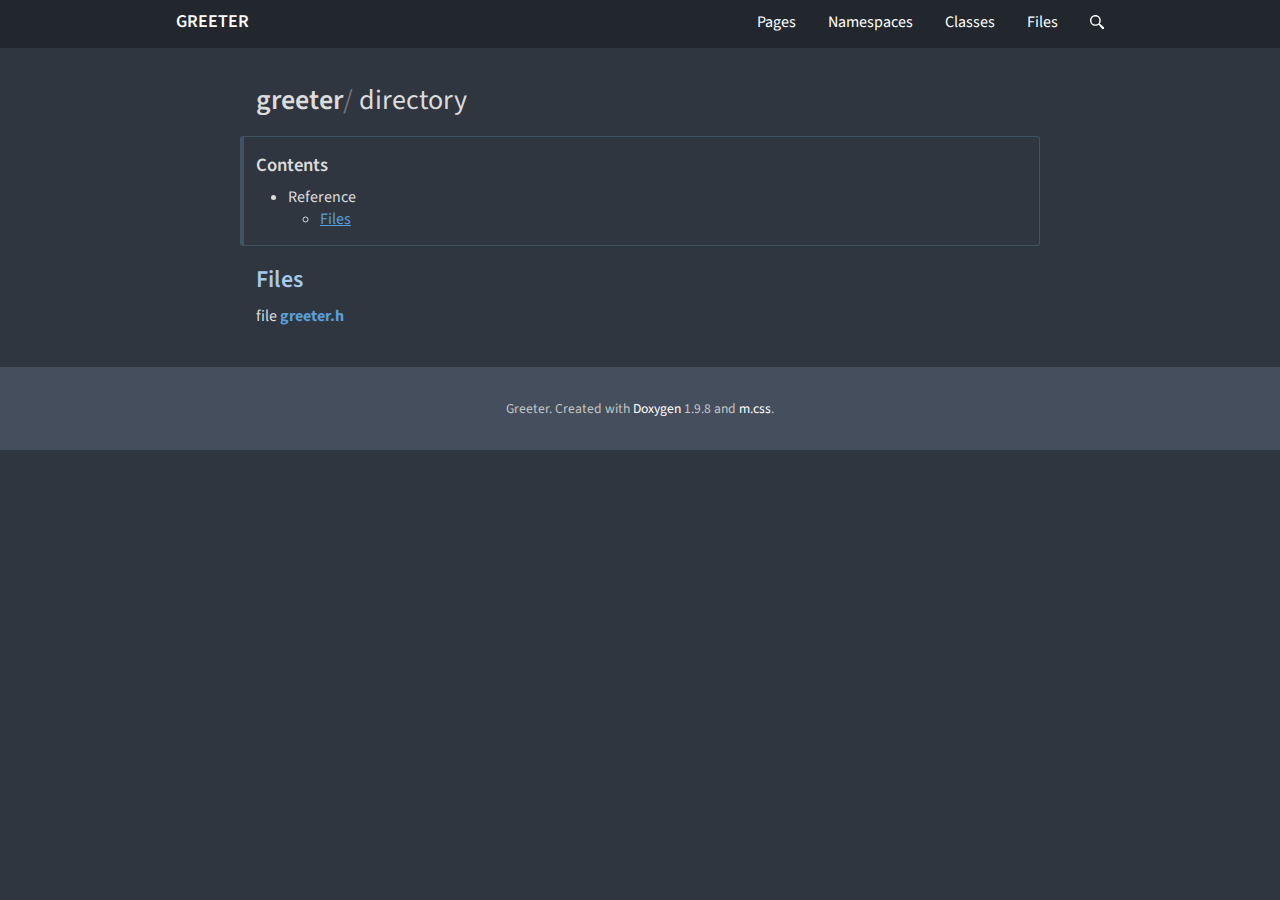
<file: dir_efc517448da1cf4216d09f3867bece28.html>
<!DOCTYPE html>
<html lang="en">
<head>
  <meta charset="UTF-8" />
  <title>greeter/ directory | Greeter</title>
  <link rel="stylesheet" href="https://fonts.googleapis.com/css?family=Source+Sans+Pro:400,400i,600,600i%7CSource+Code+Pro:400,400i,600" />
  <link rel="stylesheet" href="m-dark+documentation.compiled.css" />
  <link rel="icon" href="favicon-dark.png" type="image/png" />
  <meta name="viewport" content="width=device-width, initial-scale=1.0" />
  <meta name="theme-color" content="#22272e" />
</head>
<body>
<header><nav id="navigation">
  <div class="m-container">
    <div class="m-row">
      <a href="index.html" id="m-navbar-brand" class="m-col-t-8 m-col-m-none m-left-m">Greeter</a>
      <div class="m-col-t-4 m-hide-m m-text-right m-nopadr">
        <a href="#search" class="m-doc-search-icon" title="Search" onclick="return showSearch()"><svg style="height: 0.9rem;" viewBox="0 0 16 16">
          <path id="m-doc-search-icon-path" d="m6 0c-3.31 0-6 2.69-6 6 0 3.31 2.69 6 6 6 1.49 0 2.85-0.541 3.89-1.44-0.0164 0.338 0.147 0.759 0.5 1.15l3.22 3.79c0.552 0.614 1.45 0.665 2 0.115 0.55-0.55 0.499-1.45-0.115-2l-3.79-3.22c-0.392-0.353-0.812-0.515-1.15-0.5 0.895-1.05 1.44-2.41 1.44-3.89 0-3.31-2.69-6-6-6zm0 1.56a4.44 4.44 0 0 1 4.44 4.44 4.44 4.44 0 0 1-4.44 4.44 4.44 4.44 0 0 1-4.44-4.44 4.44 4.44 0 0 1 4.44-4.44z"/>
        </svg></a>
        <a id="m-navbar-show" href="#navigation" title="Show navigation"></a>
        <a id="m-navbar-hide" href="#" title="Hide navigation"></a>
      </div>
      <div id="m-navbar-collapse" class="m-col-t-12 m-show-m m-col-m-none m-right-m">
        <div class="m-row">
          <ol class="m-col-t-6 m-col-m-none">
            <li>
              <a href="pages.html">Pages</a>
              <ol>
                <li><a href="about.html">About</a></li>
              </ol>
            </li>
            <li><a href="namespaces.html">Namespaces</a></li>
          </ol>
          <ol class="m-col-t-6 m-col-m-none" start="3">
            <li><a href="annotated.html">Classes</a></li>
            <li><a href="files.html">Files</a></li>
            <li class="m-show-m"><a href="#search" class="m-doc-search-icon" title="Search" onclick="return showSearch()"><svg style="height: 0.9rem;" viewBox="0 0 16 16">
              <use href="#m-doc-search-icon-path" />
            </svg></a></li>
          </ol>
        </div>
      </div>
    </div>
  </div>
</nav></header>
<main><article>
  <div class="m-container m-container-inflatable">
    <div class="m-row">
      <div class="m-col-l-10 m-push-l-1">
        <h1>
          greeter<span class="m-breadcrumb">/</span> <span class="m-thin">directory</span>
        </h1>
        <p><span></span></p>
        <nav class="m-block m-default">
          <h3>Contents</h3>
          <ul>
            <li>
              Reference
              <ul>
                <li><a href="#files">Files</a></li>
              </ul>
            </li>
          </ul>
        </nav>
        <section id="files">
          <h2><a href="#files">Files</a></h2>
          <dl class="m-doc">
            <dt>file <a href="greeter_8h.html" class="m-doc">greeter.h</a></dt>
            <dd><span></span></dd>
          </dl>
        </section>
      </div>
    </div>
  </div>
</article></main>
<div class="m-doc-search" id="search">
  <a href="#!" onclick="return hideSearch()"></a>
  <div class="m-container">
    <div class="m-row">
      <div class="m-col-m-8 m-push-m-2">
        <div class="m-doc-search-header m-text m-small">
          <div><span class="m-label m-default">Tab</span> / <span class="m-label m-default">T</span> to search, <span class="m-label m-default">Esc</span> to close</div>
          <div id="search-symbolcount">&hellip;</div>
        </div>
        <div class="m-doc-search-content">
          <form>
            <input type="search" name="q" id="search-input" placeholder="Loading &hellip;" disabled="disabled" autofocus="autofocus" autocomplete="off" spellcheck="false" />
          </form>
          <noscript class="m-text m-danger m-text-center">Unlike everything else in the docs, the search functionality <em>requires</em> JavaScript.</noscript>
          <div id="search-help" class="m-text m-dim m-text-center">
            <p class="m-noindent">Search for symbols, directories, files, pages or
            modules. You can omit any prefix from the symbol or file path; adding a
            <code>:</code> or <code>/</code> suffix lists all members of given symbol or
            directory.</p>
            <p class="m-noindent">Use <span class="m-label m-dim">&darr;</span>
            / <span class="m-label m-dim">&uarr;</span> to navigate through the list,
            <span class="m-label m-dim">Enter</span> to go.
            <span class="m-label m-dim">Tab</span> autocompletes common prefix, you can
            copy a link to the result using <span class="m-label m-dim">⌘</span>
            <span class="m-label m-dim">L</span> while <span class="m-label m-dim">⌘</span>
            <span class="m-label m-dim">M</span> produces a Markdown link.</p>
          </div>
          <div id="search-notfound" class="m-text m-warning m-text-center">Sorry, nothing was found.</div>
          <ul id="search-results"></ul>
        </div>
      </div>
    </div>
  </div>
</div>
<script src="search-v2.js"></script>
<script src="searchdata-v2.js" async="async"></script>
<footer><nav>
  <div class="m-container">
    <div class="m-row">
      <div class="m-col-l-10 m-push-l-1">
        <p>Greeter. Created with <a href="https://doxygen.org/">Doxygen</a> 1.9.8 and <a href="https://mcss.mosra.cz/">m.css</a>.</p>
      </div>
    </div>
  </div>
</nav></footer>
</body>
</html>
</file>
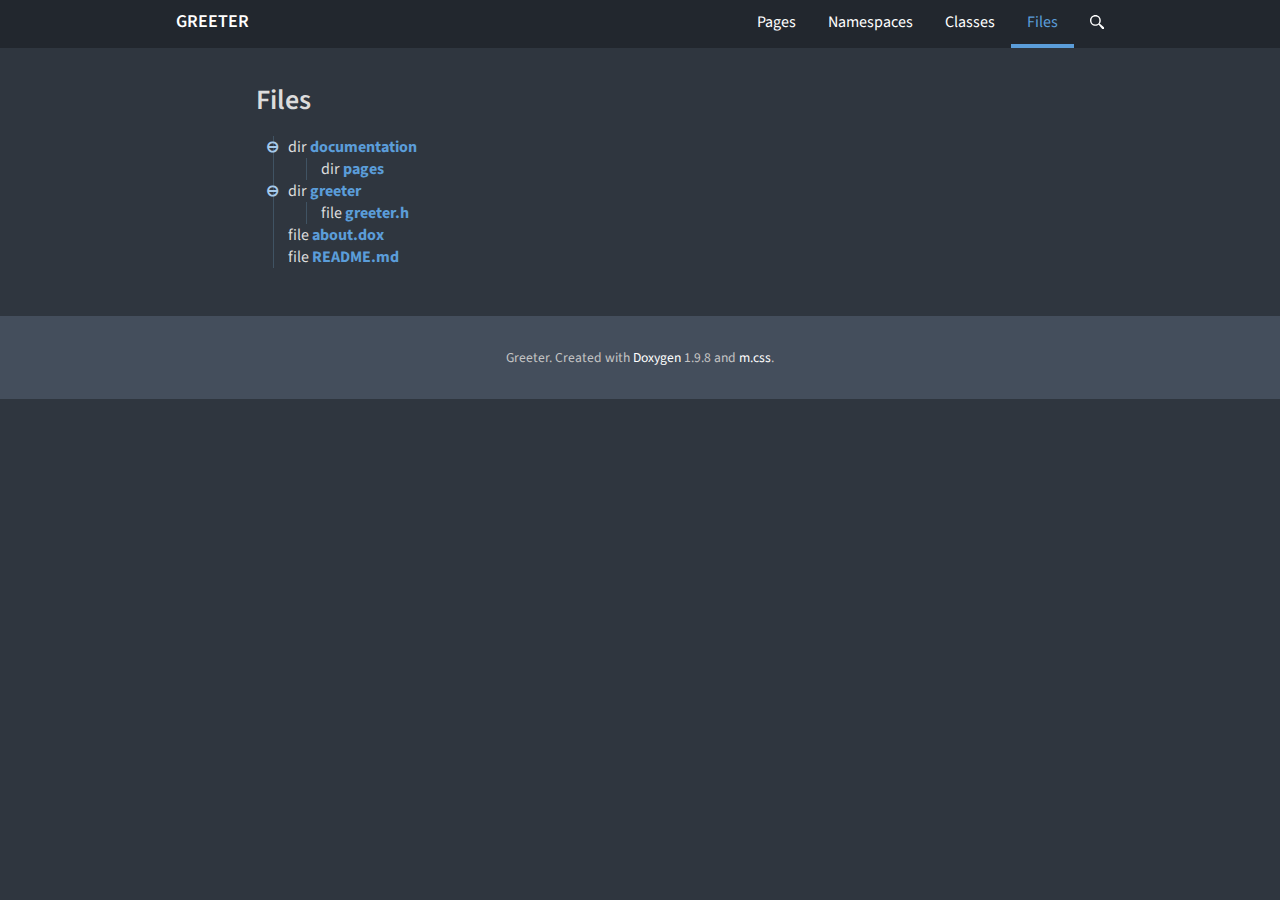
<file: files.html>
<!DOCTYPE html>
<html lang="en">
<head>
  <meta charset="UTF-8" />
  <title>Greeter</title>
  <link rel="stylesheet" href="https://fonts.googleapis.com/css?family=Source+Sans+Pro:400,400i,600,600i%7CSource+Code+Pro:400,400i,600" />
  <link rel="stylesheet" href="m-dark+documentation.compiled.css" />
  <link rel="icon" href="favicon-dark.png" type="image/png" />
  <meta name="viewport" content="width=device-width, initial-scale=1.0" />
  <meta name="theme-color" content="#22272e" />
</head>
<body>
<header><nav id="navigation">
  <div class="m-container">
    <div class="m-row">
      <a href="index.html" id="m-navbar-brand" class="m-col-t-8 m-col-m-none m-left-m">Greeter</a>
      <div class="m-col-t-4 m-hide-m m-text-right m-nopadr">
        <a href="#search" class="m-doc-search-icon" title="Search" onclick="return showSearch()"><svg style="height: 0.9rem;" viewBox="0 0 16 16">
          <path id="m-doc-search-icon-path" d="m6 0c-3.31 0-6 2.69-6 6 0 3.31 2.69 6 6 6 1.49 0 2.85-0.541 3.89-1.44-0.0164 0.338 0.147 0.759 0.5 1.15l3.22 3.79c0.552 0.614 1.45 0.665 2 0.115 0.55-0.55 0.499-1.45-0.115-2l-3.79-3.22c-0.392-0.353-0.812-0.515-1.15-0.5 0.895-1.05 1.44-2.41 1.44-3.89 0-3.31-2.69-6-6-6zm0 1.56a4.44 4.44 0 0 1 4.44 4.44 4.44 4.44 0 0 1-4.44 4.44 4.44 4.44 0 0 1-4.44-4.44 4.44 4.44 0 0 1 4.44-4.44z"/>
        </svg></a>
        <a id="m-navbar-show" href="#navigation" title="Show navigation"></a>
        <a id="m-navbar-hide" href="#" title="Hide navigation"></a>
      </div>
      <div id="m-navbar-collapse" class="m-col-t-12 m-show-m m-col-m-none m-right-m">
        <div class="m-row">
          <ol class="m-col-t-6 m-col-m-none">
            <li>
              <a href="pages.html">Pages</a>
              <ol>
                <li><a href="about.html">About</a></li>
              </ol>
            </li>
            <li><a href="namespaces.html">Namespaces</a></li>
          </ol>
          <ol class="m-col-t-6 m-col-m-none" start="3">
            <li><a href="annotated.html">Classes</a></li>
            <li><a href="files.html" id="m-navbar-current">Files</a></li>
            <li class="m-show-m"><a href="#search" class="m-doc-search-icon" title="Search" onclick="return showSearch()"><svg style="height: 0.9rem;" viewBox="0 0 16 16">
              <use href="#m-doc-search-icon-path" />
            </svg></a></li>
          </ol>
        </div>
      </div>
    </div>
  </div>
</nav></header>
<main><article>
  <div class="m-container m-container-inflatable">
    <div class="m-row">
      <div class="m-col-l-10 m-push-l-1">
        <h1>Files</h1>
        <ul class="m-doc">
          <li class="m-doc-collapsible">
            <a href="#" onclick="return toggle(this)">dir</a> <a href="dir_138aff360eb965c43b94267b8d1ce09e.html" class="m-doc">documentation</a> <span class="m-doc"><span></span></span>
            <ul class="m-doc">
              <li>dir <a href="dir_31a378c84b956866319ca9d9294f1959.html" class="m-doc">pages</a> <span class="m-doc"><span></span></span></li>
            </ul>
          </li>
          <li class="m-doc-collapsible">
            <a href="#" onclick="return toggle(this)">dir</a> <a href="dir_efc517448da1cf4216d09f3867bece28.html" class="m-doc">greeter</a> <span class="m-doc"><span></span></span>
            <ul class="m-doc">
              <li>file <a href="greeter_8h.html" class="m-doc">greeter.h</a> <span class="m-doc"><span></span></span></li>
            </ul>
          </li>
          <li>file <a href="about_8dox.html" class="m-doc">about.dox</a> <span class="m-doc"><span></span></span></li>
          <li>file <a href="_r_e_a_d_m_e_8md.html" class="m-doc">README.md</a> <span class="m-doc"><span></span></span></li>
        </ul>
        <script>
        function toggle(e) {
            e.parentElement.className = e.parentElement.className == 'm-doc-collapsible' ?
                'm-doc-expansible' : 'm-doc-collapsible';
            return false;
        }
        /* Collapse all nodes marked as such. Doing it via JS instead of
           directly in markup so disabling it doesn't harm usability. The list
           is somehow regenerated on every iteration and shrinks as I change
           the classes. It's not documented anywhere and I'm not sure if this
           is the same across browsers, so I am going backwards in that list to
           be sure. */
        var collapsed = document.getElementsByClassName("collapsed");
        for(var i = collapsed.length - 1; i >= 0; --i)
            collapsed[i].className = 'm-doc-expansible';
        </script>
      </div>
    </div>
  </div>
</article></main>
<div class="m-doc-search" id="search">
  <a href="#!" onclick="return hideSearch()"></a>
  <div class="m-container">
    <div class="m-row">
      <div class="m-col-m-8 m-push-m-2">
        <div class="m-doc-search-header m-text m-small">
          <div><span class="m-label m-default">Tab</span> / <span class="m-label m-default">T</span> to search, <span class="m-label m-default">Esc</span> to close</div>
          <div id="search-symbolcount">&hellip;</div>
        </div>
        <div class="m-doc-search-content">
          <form>
            <input type="search" name="q" id="search-input" placeholder="Loading &hellip;" disabled="disabled" autofocus="autofocus" autocomplete="off" spellcheck="false" />
          </form>
          <noscript class="m-text m-danger m-text-center">Unlike everything else in the docs, the search functionality <em>requires</em> JavaScript.</noscript>
          <div id="search-help" class="m-text m-dim m-text-center">
            <p class="m-noindent">Search for symbols, directories, files, pages or
            modules. You can omit any prefix from the symbol or file path; adding a
            <code>:</code> or <code>/</code> suffix lists all members of given symbol or
            directory.</p>
            <p class="m-noindent">Use <span class="m-label m-dim">&darr;</span>
            / <span class="m-label m-dim">&uarr;</span> to navigate through the list,
            <span class="m-label m-dim">Enter</span> to go.
            <span class="m-label m-dim">Tab</span> autocompletes common prefix, you can
            copy a link to the result using <span class="m-label m-dim">⌘</span>
            <span class="m-label m-dim">L</span> while <span class="m-label m-dim">⌘</span>
            <span class="m-label m-dim">M</span> produces a Markdown link.</p>
          </div>
          <div id="search-notfound" class="m-text m-warning m-text-center">Sorry, nothing was found.</div>
          <ul id="search-results"></ul>
        </div>
      </div>
    </div>
  </div>
</div>
<script src="search-v2.js"></script>
<script src="searchdata-v2.js" async="async"></script>
<footer><nav>
  <div class="m-container">
    <div class="m-row">
      <div class="m-col-l-10 m-push-l-1">
        <p>Greeter. Created with <a href="https://doxygen.org/">Doxygen</a> 1.9.8 and <a href="https://mcss.mosra.cz/">m.css</a>.</p>
      </div>
    </div>
  </div>
</nav></footer>
</body>
</html>
</file>
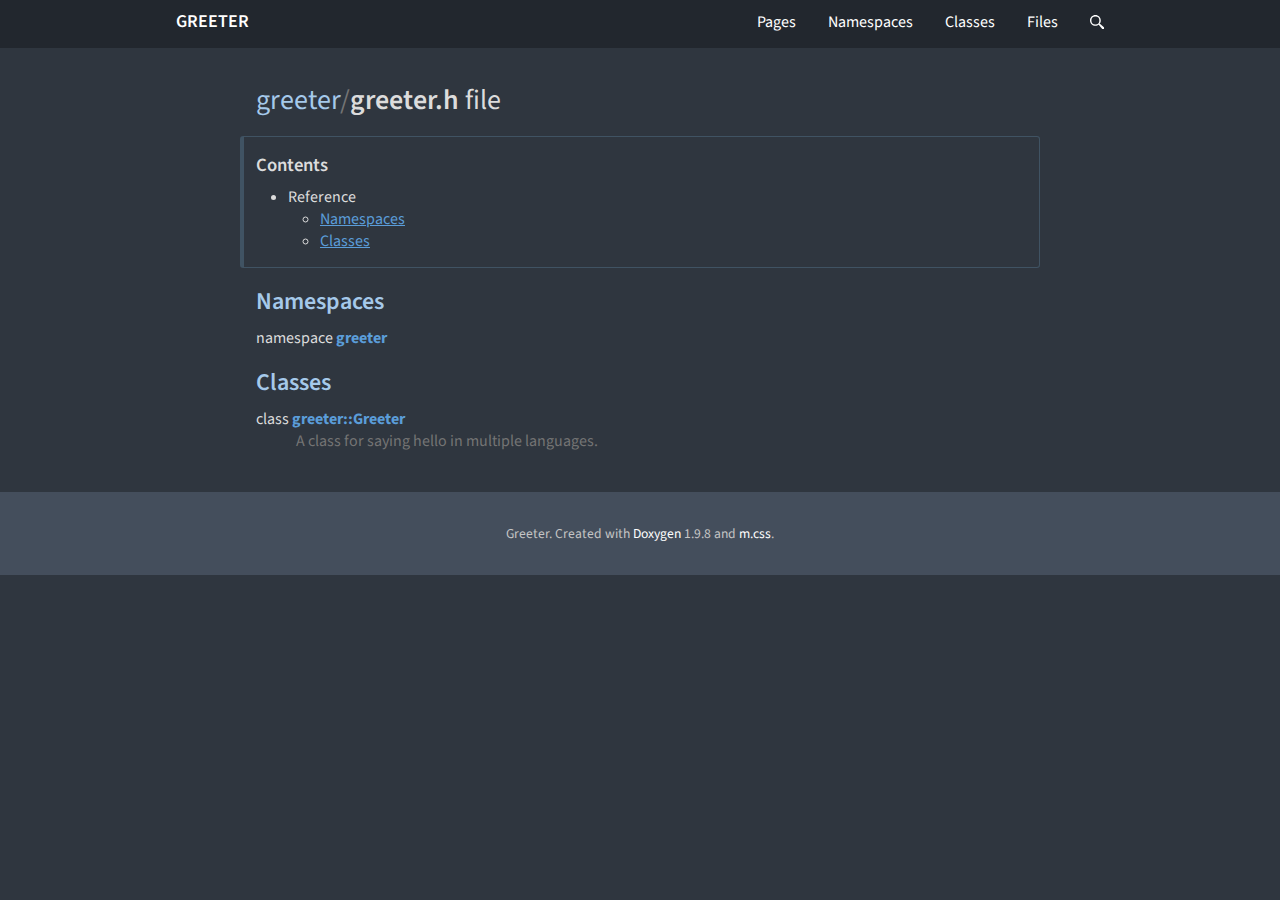
<file: greeter_8h.html>
<!DOCTYPE html>
<html lang="en">
<head>
  <meta charset="UTF-8" />
  <title>greeter/greeter.h file | Greeter</title>
  <link rel="stylesheet" href="https://fonts.googleapis.com/css?family=Source+Sans+Pro:400,400i,600,600i%7CSource+Code+Pro:400,400i,600" />
  <link rel="stylesheet" href="m-dark+documentation.compiled.css" />
  <link rel="icon" href="favicon-dark.png" type="image/png" />
  <meta name="viewport" content="width=device-width, initial-scale=1.0" />
  <meta name="theme-color" content="#22272e" />
</head>
<body>
<header><nav id="navigation">
  <div class="m-container">
    <div class="m-row">
      <a href="index.html" id="m-navbar-brand" class="m-col-t-8 m-col-m-none m-left-m">Greeter</a>
      <div class="m-col-t-4 m-hide-m m-text-right m-nopadr">
        <a href="#search" class="m-doc-search-icon" title="Search" onclick="return showSearch()"><svg style="height: 0.9rem;" viewBox="0 0 16 16">
          <path id="m-doc-search-icon-path" d="m6 0c-3.31 0-6 2.69-6 6 0 3.31 2.69 6 6 6 1.49 0 2.85-0.541 3.89-1.44-0.0164 0.338 0.147 0.759 0.5 1.15l3.22 3.79c0.552 0.614 1.45 0.665 2 0.115 0.55-0.55 0.499-1.45-0.115-2l-3.79-3.22c-0.392-0.353-0.812-0.515-1.15-0.5 0.895-1.05 1.44-2.41 1.44-3.89 0-3.31-2.69-6-6-6zm0 1.56a4.44 4.44 0 0 1 4.44 4.44 4.44 4.44 0 0 1-4.44 4.44 4.44 4.44 0 0 1-4.44-4.44 4.44 4.44 0 0 1 4.44-4.44z"/>
        </svg></a>
        <a id="m-navbar-show" href="#navigation" title="Show navigation"></a>
        <a id="m-navbar-hide" href="#" title="Hide navigation"></a>
      </div>
      <div id="m-navbar-collapse" class="m-col-t-12 m-show-m m-col-m-none m-right-m">
        <div class="m-row">
          <ol class="m-col-t-6 m-col-m-none">
            <li>
              <a href="pages.html">Pages</a>
              <ol>
                <li><a href="about.html">About</a></li>
              </ol>
            </li>
            <li><a href="namespaces.html">Namespaces</a></li>
          </ol>
          <ol class="m-col-t-6 m-col-m-none" start="3">
            <li><a href="annotated.html">Classes</a></li>
            <li><a href="files.html">Files</a></li>
            <li class="m-show-m"><a href="#search" class="m-doc-search-icon" title="Search" onclick="return showSearch()"><svg style="height: 0.9rem;" viewBox="0 0 16 16">
              <use href="#m-doc-search-icon-path" />
            </svg></a></li>
          </ol>
        </div>
      </div>
    </div>
  </div>
</nav></header>
<main><article>
  <div class="m-container m-container-inflatable">
    <div class="m-row">
      <div class="m-col-l-10 m-push-l-1">
        <h1>
          <span class="m-breadcrumb"><a href="dir_efc517448da1cf4216d09f3867bece28.html">greeter</a>/</span>greeter.h <span class="m-thin">file</span>
        </h1>
        <p><span></span></p>
        <nav class="m-block m-default">
          <h3>Contents</h3>
          <ul>
            <li>
              Reference
              <ul>
                <li><a href="#namespaces">Namespaces</a></li>
                <li><a href="#nested-classes">Classes</a></li>
              </ul>
            </li>
          </ul>
        </nav>
        <section id="namespaces">
          <h2><a href="#namespaces">Namespaces</a></h2>
          <dl class="m-doc">
            <dt>namespace <a href="namespacegreeter.html" class="m-doc">greeter</a></dt>
            <dd><span></span></dd>
          </dl>
        </section>
        <section id="nested-classes">
          <h2><a href="#nested-classes">Classes</a></h2>
          <dl class="m-doc">
            <dt>
              class <a href="classgreeter_1_1_greeter.html" class="m-doc">greeter::Greeter</a>
            </dt>
            <dd>A class for saying hello in multiple languages.</dd>
          </dl>
        </section>
      </div>
    </div>
  </div>
</article></main>
<div class="m-doc-search" id="search">
  <a href="#!" onclick="return hideSearch()"></a>
  <div class="m-container">
    <div class="m-row">
      <div class="m-col-m-8 m-push-m-2">
        <div class="m-doc-search-header m-text m-small">
          <div><span class="m-label m-default">Tab</span> / <span class="m-label m-default">T</span> to search, <span class="m-label m-default">Esc</span> to close</div>
          <div id="search-symbolcount">&hellip;</div>
        </div>
        <div class="m-doc-search-content">
          <form>
            <input type="search" name="q" id="search-input" placeholder="Loading &hellip;" disabled="disabled" autofocus="autofocus" autocomplete="off" spellcheck="false" />
          </form>
          <noscript class="m-text m-danger m-text-center">Unlike everything else in the docs, the search functionality <em>requires</em> JavaScript.</noscript>
          <div id="search-help" class="m-text m-dim m-text-center">
            <p class="m-noindent">Search for symbols, directories, files, pages or
            modules. You can omit any prefix from the symbol or file path; adding a
            <code>:</code> or <code>/</code> suffix lists all members of given symbol or
            directory.</p>
            <p class="m-noindent">Use <span class="m-label m-dim">&darr;</span>
            / <span class="m-label m-dim">&uarr;</span> to navigate through the list,
            <span class="m-label m-dim">Enter</span> to go.
            <span class="m-label m-dim">Tab</span> autocompletes common prefix, you can
            copy a link to the result using <span class="m-label m-dim">⌘</span>
            <span class="m-label m-dim">L</span> while <span class="m-label m-dim">⌘</span>
            <span class="m-label m-dim">M</span> produces a Markdown link.</p>
          </div>
          <div id="search-notfound" class="m-text m-warning m-text-center">Sorry, nothing was found.</div>
          <ul id="search-results"></ul>
        </div>
      </div>
    </div>
  </div>
</div>
<script src="search-v2.js"></script>
<script src="searchdata-v2.js" async="async"></script>
<footer><nav>
  <div class="m-container">
    <div class="m-row">
      <div class="m-col-l-10 m-push-l-1">
        <p>Greeter. Created with <a href="https://doxygen.org/">Doxygen</a> 1.9.8 and <a href="https://mcss.mosra.cz/">m.css</a>.</p>
      </div>
    </div>
  </div>
</nav></footer>
</body>
</html>
</file>
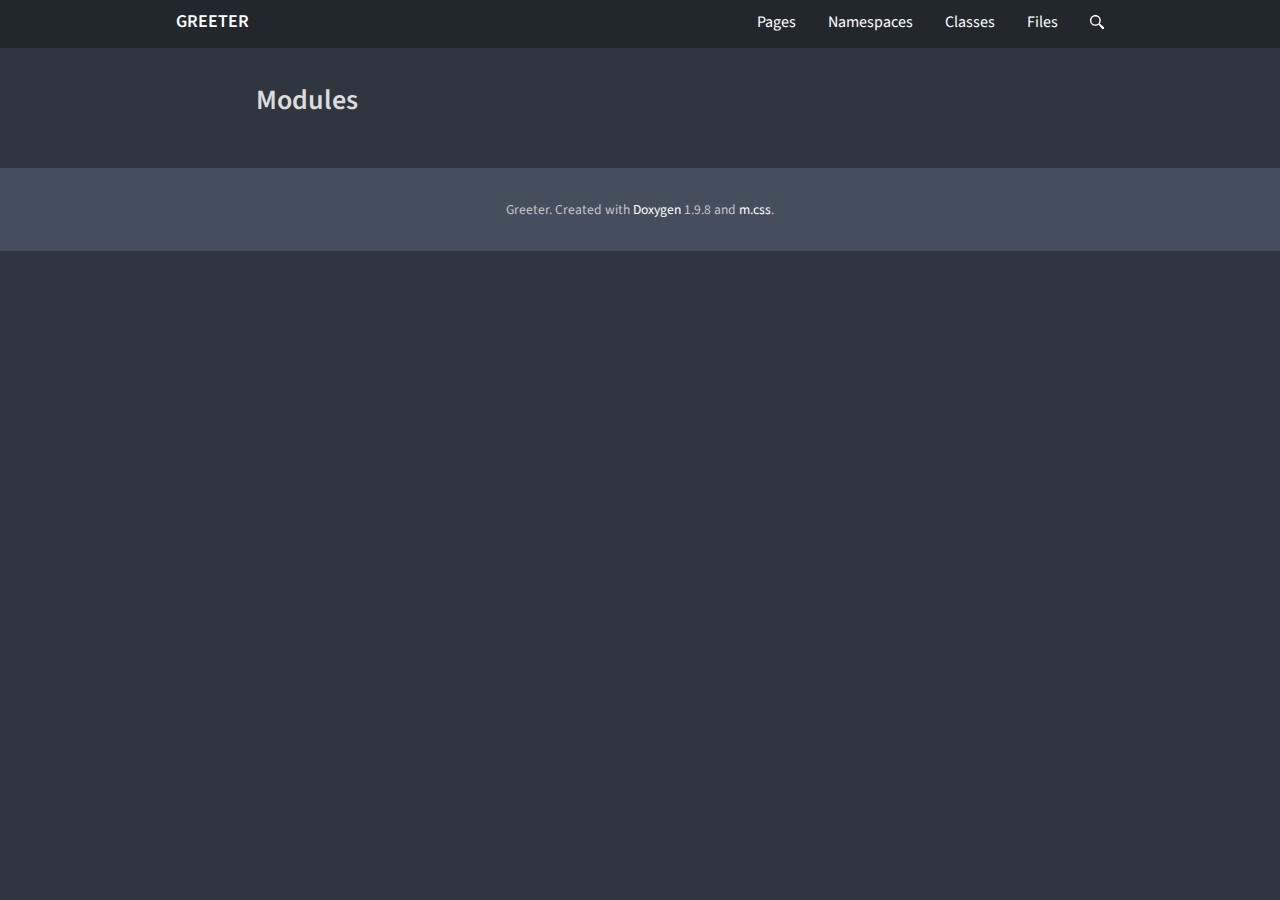
<file: modules.html>
<!DOCTYPE html>
<html lang="en">
<head>
  <meta charset="UTF-8" />
  <title>Greeter</title>
  <link rel="stylesheet" href="https://fonts.googleapis.com/css?family=Source+Sans+Pro:400,400i,600,600i%7CSource+Code+Pro:400,400i,600" />
  <link rel="stylesheet" href="m-dark+documentation.compiled.css" />
  <link rel="icon" href="favicon-dark.png" type="image/png" />
  <meta name="viewport" content="width=device-width, initial-scale=1.0" />
  <meta name="theme-color" content="#22272e" />
</head>
<body>
<header><nav id="navigation">
  <div class="m-container">
    <div class="m-row">
      <a href="index.html" id="m-navbar-brand" class="m-col-t-8 m-col-m-none m-left-m">Greeter</a>
      <div class="m-col-t-4 m-hide-m m-text-right m-nopadr">
        <a href="#search" class="m-doc-search-icon" title="Search" onclick="return showSearch()"><svg style="height: 0.9rem;" viewBox="0 0 16 16">
          <path id="m-doc-search-icon-path" d="m6 0c-3.31 0-6 2.69-6 6 0 3.31 2.69 6 6 6 1.49 0 2.85-0.541 3.89-1.44-0.0164 0.338 0.147 0.759 0.5 1.15l3.22 3.79c0.552 0.614 1.45 0.665 2 0.115 0.55-0.55 0.499-1.45-0.115-2l-3.79-3.22c-0.392-0.353-0.812-0.515-1.15-0.5 0.895-1.05 1.44-2.41 1.44-3.89 0-3.31-2.69-6-6-6zm0 1.56a4.44 4.44 0 0 1 4.44 4.44 4.44 4.44 0 0 1-4.44 4.44 4.44 4.44 0 0 1-4.44-4.44 4.44 4.44 0 0 1 4.44-4.44z"/>
        </svg></a>
        <a id="m-navbar-show" href="#navigation" title="Show navigation"></a>
        <a id="m-navbar-hide" href="#" title="Hide navigation"></a>
      </div>
      <div id="m-navbar-collapse" class="m-col-t-12 m-show-m m-col-m-none m-right-m">
        <div class="m-row">
          <ol class="m-col-t-6 m-col-m-none">
            <li>
              <a href="pages.html">Pages</a>
              <ol>
                <li><a href="about.html">About</a></li>
              </ol>
            </li>
            <li><a href="namespaces.html">Namespaces</a></li>
          </ol>
          <ol class="m-col-t-6 m-col-m-none" start="3">
            <li><a href="annotated.html">Classes</a></li>
            <li><a href="files.html">Files</a></li>
            <li class="m-show-m"><a href="#search" class="m-doc-search-icon" title="Search" onclick="return showSearch()"><svg style="height: 0.9rem;" viewBox="0 0 16 16">
              <use href="#m-doc-search-icon-path" />
            </svg></a></li>
          </ol>
        </div>
      </div>
    </div>
  </div>
</nav></header>
<main><article>
  <div class="m-container m-container-inflatable">
    <div class="m-row">
      <div class="m-col-l-10 m-push-l-1">
        <h1>Modules</h1>
        <ul class="m-doc">
        </ul>
        <script>
        function toggle(e) {
            e.parentElement.className = e.parentElement.className == 'm-doc-collapsible' ?
                'm-doc-expansible' : 'm-doc-collapsible';
            return false;
        }
        /* Collapse all nodes marked as such. Doing it via JS instead of
           directly in markup so disabling it doesn't harm usability. The list
           is somehow regenerated on every iteration and shrinks as I change
           the classes. It's not documented anywhere and I'm not sure if this
           is the same across browsers, so I am going backwards in that list to
           be sure. */
        var collapsed = document.getElementsByClassName("collapsed");
        for(var i = collapsed.length - 1; i >= 0; --i)
            collapsed[i].className = 'm-doc-expansible';
        </script>
      </div>
    </div>
  </div>
</article></main>
<div class="m-doc-search" id="search">
  <a href="#!" onclick="return hideSearch()"></a>
  <div class="m-container">
    <div class="m-row">
      <div class="m-col-m-8 m-push-m-2">
        <div class="m-doc-search-header m-text m-small">
          <div><span class="m-label m-default">Tab</span> / <span class="m-label m-default">T</span> to search, <span class="m-label m-default">Esc</span> to close</div>
          <div id="search-symbolcount">&hellip;</div>
        </div>
        <div class="m-doc-search-content">
          <form>
            <input type="search" name="q" id="search-input" placeholder="Loading &hellip;" disabled="disabled" autofocus="autofocus" autocomplete="off" spellcheck="false" />
          </form>
          <noscript class="m-text m-danger m-text-center">Unlike everything else in the docs, the search functionality <em>requires</em> JavaScript.</noscript>
          <div id="search-help" class="m-text m-dim m-text-center">
            <p class="m-noindent">Search for symbols, directories, files, pages or
            modules. You can omit any prefix from the symbol or file path; adding a
            <code>:</code> or <code>/</code> suffix lists all members of given symbol or
            directory.</p>
            <p class="m-noindent">Use <span class="m-label m-dim">&darr;</span>
            / <span class="m-label m-dim">&uarr;</span> to navigate through the list,
            <span class="m-label m-dim">Enter</span> to go.
            <span class="m-label m-dim">Tab</span> autocompletes common prefix, you can
            copy a link to the result using <span class="m-label m-dim">⌘</span>
            <span class="m-label m-dim">L</span> while <span class="m-label m-dim">⌘</span>
            <span class="m-label m-dim">M</span> produces a Markdown link.</p>
          </div>
          <div id="search-notfound" class="m-text m-warning m-text-center">Sorry, nothing was found.</div>
          <ul id="search-results"></ul>
        </div>
      </div>
    </div>
  </div>
</div>
<script src="search-v2.js"></script>
<script src="searchdata-v2.js" async="async"></script>
<footer><nav>
  <div class="m-container">
    <div class="m-row">
      <div class="m-col-l-10 m-push-l-1">
        <p>Greeter. Created with <a href="https://doxygen.org/">Doxygen</a> 1.9.8 and <a href="https://mcss.mosra.cz/">m.css</a>.</p>
      </div>
    </div>
  </div>
</nav></footer>
</body>
</html>
</file>
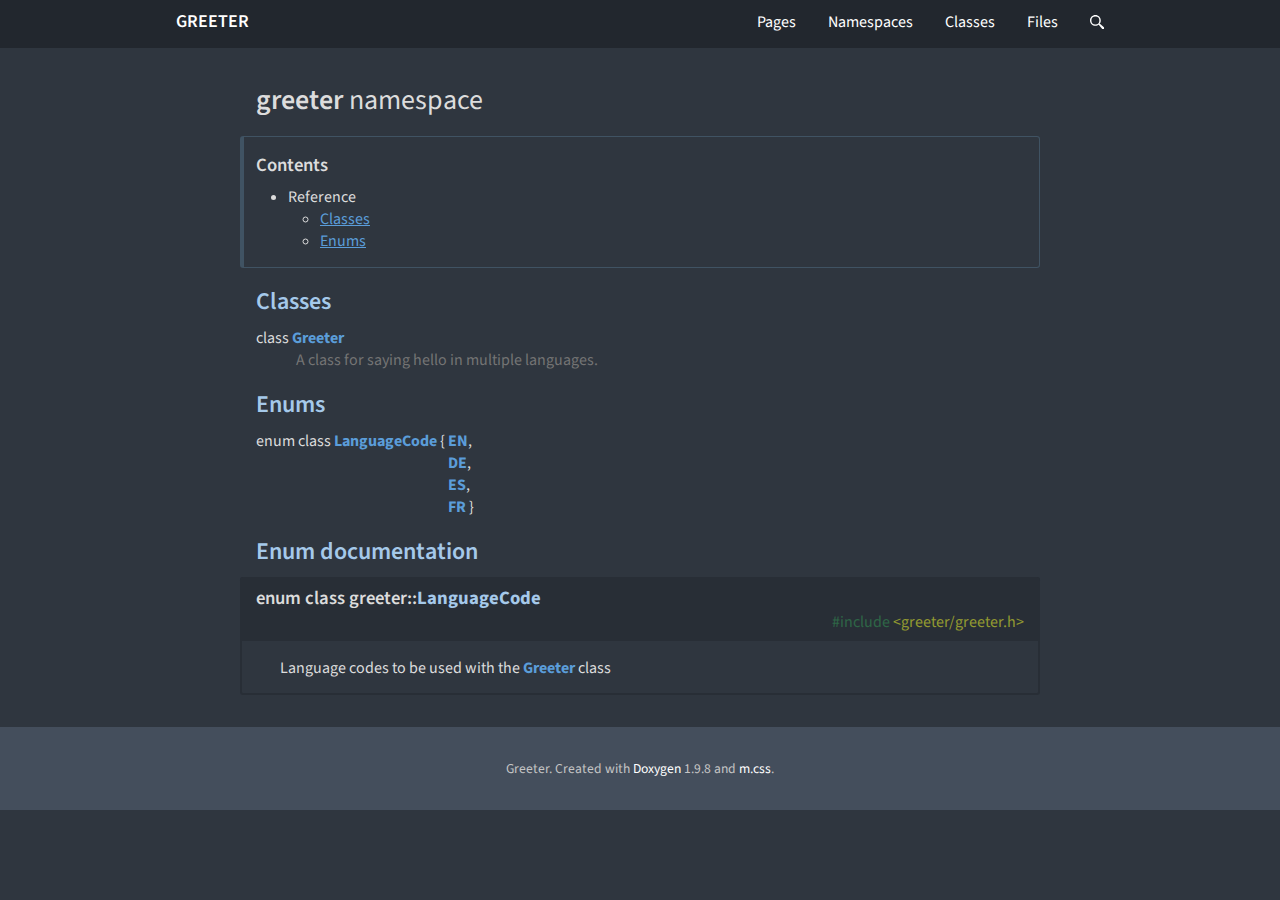
<file: namespacegreeter.html>
<!DOCTYPE html>
<html lang="en">
<head>
  <meta charset="UTF-8" />
  <title>greeter namespace | Greeter</title>
  <link rel="stylesheet" href="https://fonts.googleapis.com/css?family=Source+Sans+Pro:400,400i,600,600i%7CSource+Code+Pro:400,400i,600" />
  <link rel="stylesheet" href="m-dark+documentation.compiled.css" />
  <link rel="icon" href="favicon-dark.png" type="image/png" />
  <meta name="viewport" content="width=device-width, initial-scale=1.0" />
  <meta name="theme-color" content="#22272e" />
</head>
<body>
<header><nav id="navigation">
  <div class="m-container">
    <div class="m-row">
      <a href="index.html" id="m-navbar-brand" class="m-col-t-8 m-col-m-none m-left-m">Greeter</a>
      <div class="m-col-t-4 m-hide-m m-text-right m-nopadr">
        <a href="#search" class="m-doc-search-icon" title="Search" onclick="return showSearch()"><svg style="height: 0.9rem;" viewBox="0 0 16 16">
          <path id="m-doc-search-icon-path" d="m6 0c-3.31 0-6 2.69-6 6 0 3.31 2.69 6 6 6 1.49 0 2.85-0.541 3.89-1.44-0.0164 0.338 0.147 0.759 0.5 1.15l3.22 3.79c0.552 0.614 1.45 0.665 2 0.115 0.55-0.55 0.499-1.45-0.115-2l-3.79-3.22c-0.392-0.353-0.812-0.515-1.15-0.5 0.895-1.05 1.44-2.41 1.44-3.89 0-3.31-2.69-6-6-6zm0 1.56a4.44 4.44 0 0 1 4.44 4.44 4.44 4.44 0 0 1-4.44 4.44 4.44 4.44 0 0 1-4.44-4.44 4.44 4.44 0 0 1 4.44-4.44z"/>
        </svg></a>
        <a id="m-navbar-show" href="#navigation" title="Show navigation"></a>
        <a id="m-navbar-hide" href="#" title="Hide navigation"></a>
      </div>
      <div id="m-navbar-collapse" class="m-col-t-12 m-show-m m-col-m-none m-right-m">
        <div class="m-row">
          <ol class="m-col-t-6 m-col-m-none">
            <li>
              <a href="pages.html">Pages</a>
              <ol>
                <li><a href="about.html">About</a></li>
              </ol>
            </li>
            <li><a href="namespaces.html">Namespaces</a></li>
          </ol>
          <ol class="m-col-t-6 m-col-m-none" start="3">
            <li><a href="annotated.html">Classes</a></li>
            <li><a href="files.html">Files</a></li>
            <li class="m-show-m"><a href="#search" class="m-doc-search-icon" title="Search" onclick="return showSearch()"><svg style="height: 0.9rem;" viewBox="0 0 16 16">
              <use href="#m-doc-search-icon-path" />
            </svg></a></li>
          </ol>
        </div>
      </div>
    </div>
  </div>
</nav></header>
<main><article>
  <div class="m-container m-container-inflatable">
    <div class="m-row">
      <div class="m-col-l-10 m-push-l-1">
        <h1>
          greeter <span class="m-thin">namespace</span>
        </h1>
        <p><span></span></p>
        <nav class="m-block m-default">
          <h3>Contents</h3>
          <ul>
            <li>
              Reference
              <ul>
                <li><a href="#nested-classes">Classes</a></li>
                <li><a href="#enum-members">Enums</a></li>
              </ul>
            </li>
          </ul>
        </nav>
        <section id="nested-classes">
          <h2><a href="#nested-classes">Classes</a></h2>
          <dl class="m-doc">
            <dt>
              class <a href="classgreeter_1_1_greeter.html" class="m-doc">Greeter</a>
            </dt>
            <dd>A class for saying hello in multiple languages.</dd>
          </dl>
        </section>
        <section id="enum-members">
          <h2><a href="#enum-members">Enums</a></h2>
          <dl class="m-doc">
            <dt>
              <span class="m-doc-wrap-bumper">enum class <a href="#aa824aced4428795fef274930c6c22db0" class="m-doc">LanguageCode</a> { </span><span class="m-doc-wrap"><a href="#aa824aced4428795fef274930c6c22db0aaa85f1840e282d8a8304dbc2c0d7c9b2" class="m-doc">EN</a>,
              <a href="#aa824aced4428795fef274930c6c22db0a3a52f3c22ed6fcde5bf696a6c02c9e73" class="m-doc">DE</a>,
              <a href="#aa824aced4428795fef274930c6c22db0a04c19fa1e772ab66f0aad2efe61f25cd" class="m-doc">ES</a>,
              <a href="#aa824aced4428795fef274930c6c22db0a11aedd0e432747c2bcd97b82808d24a0" class="m-doc">FR</a> }</span>
            </dt>
            <dd></dd>
          </dl>
        </section>
        <section>
          <h2>Enum documentation</h2>
          <section class="m-doc-details" id="aa824aced4428795fef274930c6c22db0"><div>
            <h3>
              enum class greeter::<wbr /><a href="#aa824aced4428795fef274930c6c22db0" class="m-doc-self">LanguageCode</a>
              <div class="m-doc-include m-code m-inverted m-text-right"><span class="cp">#include</span> <a class="cpf" href="greeter_8h.html">&lt;greeter/greeter.h&gt;</a></div>
            </h3>
<p>Language codes to be used with the <a href="classgreeter_1_1_greeter.html" class="m-doc">Greeter</a> class</p>
          </div></section>
        </section>
      </div>
    </div>
  </div>
</article></main>
<div class="m-doc-search" id="search">
  <a href="#!" onclick="return hideSearch()"></a>
  <div class="m-container">
    <div class="m-row">
      <div class="m-col-m-8 m-push-m-2">
        <div class="m-doc-search-header m-text m-small">
          <div><span class="m-label m-default">Tab</span> / <span class="m-label m-default">T</span> to search, <span class="m-label m-default">Esc</span> to close</div>
          <div id="search-symbolcount">&hellip;</div>
        </div>
        <div class="m-doc-search-content">
          <form>
            <input type="search" name="q" id="search-input" placeholder="Loading &hellip;" disabled="disabled" autofocus="autofocus" autocomplete="off" spellcheck="false" />
          </form>
          <noscript class="m-text m-danger m-text-center">Unlike everything else in the docs, the search functionality <em>requires</em> JavaScript.</noscript>
          <div id="search-help" class="m-text m-dim m-text-center">
            <p class="m-noindent">Search for symbols, directories, files, pages or
            modules. You can omit any prefix from the symbol or file path; adding a
            <code>:</code> or <code>/</code> suffix lists all members of given symbol or
            directory.</p>
            <p class="m-noindent">Use <span class="m-label m-dim">&darr;</span>
            / <span class="m-label m-dim">&uarr;</span> to navigate through the list,
            <span class="m-label m-dim">Enter</span> to go.
            <span class="m-label m-dim">Tab</span> autocompletes common prefix, you can
            copy a link to the result using <span class="m-label m-dim">⌘</span>
            <span class="m-label m-dim">L</span> while <span class="m-label m-dim">⌘</span>
            <span class="m-label m-dim">M</span> produces a Markdown link.</p>
          </div>
          <div id="search-notfound" class="m-text m-warning m-text-center">Sorry, nothing was found.</div>
          <ul id="search-results"></ul>
        </div>
      </div>
    </div>
  </div>
</div>
<script src="search-v2.js"></script>
<script src="searchdata-v2.js" async="async"></script>
<footer><nav>
  <div class="m-container">
    <div class="m-row">
      <div class="m-col-l-10 m-push-l-1">
        <p>Greeter. Created with <a href="https://doxygen.org/">Doxygen</a> 1.9.8 and <a href="https://mcss.mosra.cz/">m.css</a>.</p>
      </div>
    </div>
  </div>
</nav></footer>
</body>
</html>
</file>
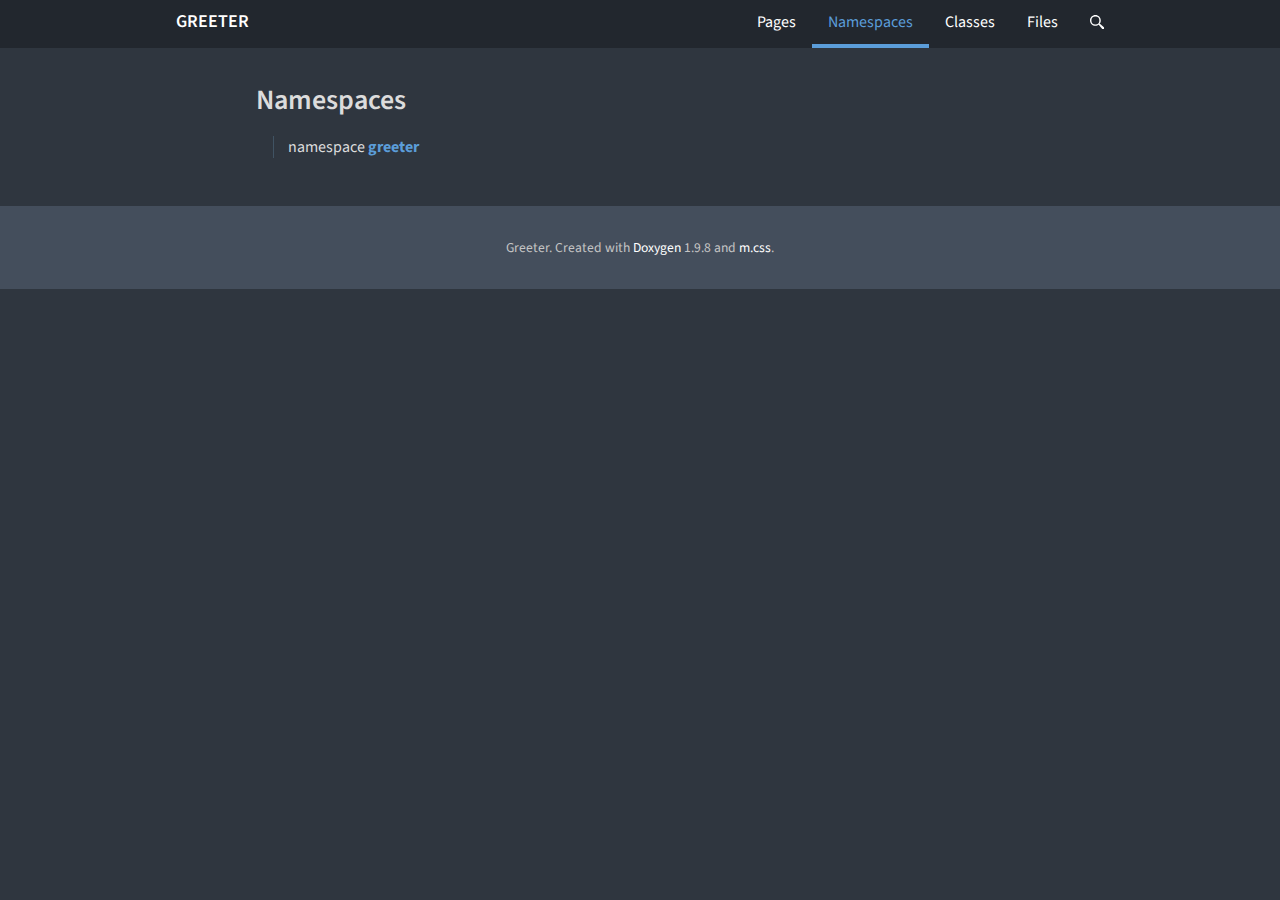
<file: namespaces.html>
<!DOCTYPE html>
<html lang="en">
<head>
  <meta charset="UTF-8" />
  <title>Greeter</title>
  <link rel="stylesheet" href="https://fonts.googleapis.com/css?family=Source+Sans+Pro:400,400i,600,600i%7CSource+Code+Pro:400,400i,600" />
  <link rel="stylesheet" href="m-dark+documentation.compiled.css" />
  <link rel="icon" href="favicon-dark.png" type="image/png" />
  <meta name="viewport" content="width=device-width, initial-scale=1.0" />
  <meta name="theme-color" content="#22272e" />
</head>
<body>
<header><nav id="navigation">
  <div class="m-container">
    <div class="m-row">
      <a href="index.html" id="m-navbar-brand" class="m-col-t-8 m-col-m-none m-left-m">Greeter</a>
      <div class="m-col-t-4 m-hide-m m-text-right m-nopadr">
        <a href="#search" class="m-doc-search-icon" title="Search" onclick="return showSearch()"><svg style="height: 0.9rem;" viewBox="0 0 16 16">
          <path id="m-doc-search-icon-path" d="m6 0c-3.31 0-6 2.69-6 6 0 3.31 2.69 6 6 6 1.49 0 2.85-0.541 3.89-1.44-0.0164 0.338 0.147 0.759 0.5 1.15l3.22 3.79c0.552 0.614 1.45 0.665 2 0.115 0.55-0.55 0.499-1.45-0.115-2l-3.79-3.22c-0.392-0.353-0.812-0.515-1.15-0.5 0.895-1.05 1.44-2.41 1.44-3.89 0-3.31-2.69-6-6-6zm0 1.56a4.44 4.44 0 0 1 4.44 4.44 4.44 4.44 0 0 1-4.44 4.44 4.44 4.44 0 0 1-4.44-4.44 4.44 4.44 0 0 1 4.44-4.44z"/>
        </svg></a>
        <a id="m-navbar-show" href="#navigation" title="Show navigation"></a>
        <a id="m-navbar-hide" href="#" title="Hide navigation"></a>
      </div>
      <div id="m-navbar-collapse" class="m-col-t-12 m-show-m m-col-m-none m-right-m">
        <div class="m-row">
          <ol class="m-col-t-6 m-col-m-none">
            <li>
              <a href="pages.html">Pages</a>
              <ol>
                <li><a href="about.html">About</a></li>
              </ol>
            </li>
            <li><a href="namespaces.html" id="m-navbar-current">Namespaces</a></li>
          </ol>
          <ol class="m-col-t-6 m-col-m-none" start="3">
            <li><a href="annotated.html">Classes</a></li>
            <li><a href="files.html">Files</a></li>
            <li class="m-show-m"><a href="#search" class="m-doc-search-icon" title="Search" onclick="return showSearch()"><svg style="height: 0.9rem;" viewBox="0 0 16 16">
              <use href="#m-doc-search-icon-path" />
            </svg></a></li>
          </ol>
        </div>
      </div>
    </div>
  </div>
</nav></header>
<main><article>
  <div class="m-container m-container-inflatable">
    <div class="m-row">
      <div class="m-col-l-10 m-push-l-1">
        <h1>Namespaces</h1>
        <ul class="m-doc">
          <li>namespace <a href="namespacegreeter.html" class="m-doc">greeter</a> <span class="m-doc"><span></span></span></li>
        </ul>
        <script>
        function toggle(e) {
            e.parentElement.className = e.parentElement.className == 'm-doc-collapsible' ?
                'm-doc-expansible' : 'm-doc-collapsible';
            return false;
        }
        /* Collapse all nodes marked as such. Doing it via JS instead of
           directly in markup so disabling it doesn't harm usability. The list
           is somehow regenerated on every iteration and shrinks as I change
           the classes. It's not documented anywhere and I'm not sure if this
           is the same across browsers, so I am going backwards in that list to
           be sure. */
        var collapsed = document.getElementsByClassName("collapsed");
        for(var i = collapsed.length - 1; i >= 0; --i)
            collapsed[i].className = 'm-doc-expansible';
        </script>
      </div>
    </div>
  </div>
</article></main>
<div class="m-doc-search" id="search">
  <a href="#!" onclick="return hideSearch()"></a>
  <div class="m-container">
    <div class="m-row">
      <div class="m-col-m-8 m-push-m-2">
        <div class="m-doc-search-header m-text m-small">
          <div><span class="m-label m-default">Tab</span> / <span class="m-label m-default">T</span> to search, <span class="m-label m-default">Esc</span> to close</div>
          <div id="search-symbolcount">&hellip;</div>
        </div>
        <div class="m-doc-search-content">
          <form>
            <input type="search" name="q" id="search-input" placeholder="Loading &hellip;" disabled="disabled" autofocus="autofocus" autocomplete="off" spellcheck="false" />
          </form>
          <noscript class="m-text m-danger m-text-center">Unlike everything else in the docs, the search functionality <em>requires</em> JavaScript.</noscript>
          <div id="search-help" class="m-text m-dim m-text-center">
            <p class="m-noindent">Search for symbols, directories, files, pages or
            modules. You can omit any prefix from the symbol or file path; adding a
            <code>:</code> or <code>/</code> suffix lists all members of given symbol or
            directory.</p>
            <p class="m-noindent">Use <span class="m-label m-dim">&darr;</span>
            / <span class="m-label m-dim">&uarr;</span> to navigate through the list,
            <span class="m-label m-dim">Enter</span> to go.
            <span class="m-label m-dim">Tab</span> autocompletes common prefix, you can
            copy a link to the result using <span class="m-label m-dim">⌘</span>
            <span class="m-label m-dim">L</span> while <span class="m-label m-dim">⌘</span>
            <span class="m-label m-dim">M</span> produces a Markdown link.</p>
          </div>
          <div id="search-notfound" class="m-text m-warning m-text-center">Sorry, nothing was found.</div>
          <ul id="search-results"></ul>
        </div>
      </div>
    </div>
  </div>
</div>
<script src="search-v2.js"></script>
<script src="searchdata-v2.js" async="async"></script>
<footer><nav>
  <div class="m-container">
    <div class="m-row">
      <div class="m-col-l-10 m-push-l-1">
        <p>Greeter. Created with <a href="https://doxygen.org/">Doxygen</a> 1.9.8 and <a href="https://mcss.mosra.cz/">m.css</a>.</p>
      </div>
    </div>
  </div>
</nav></footer>
</body>
</html>
</file>
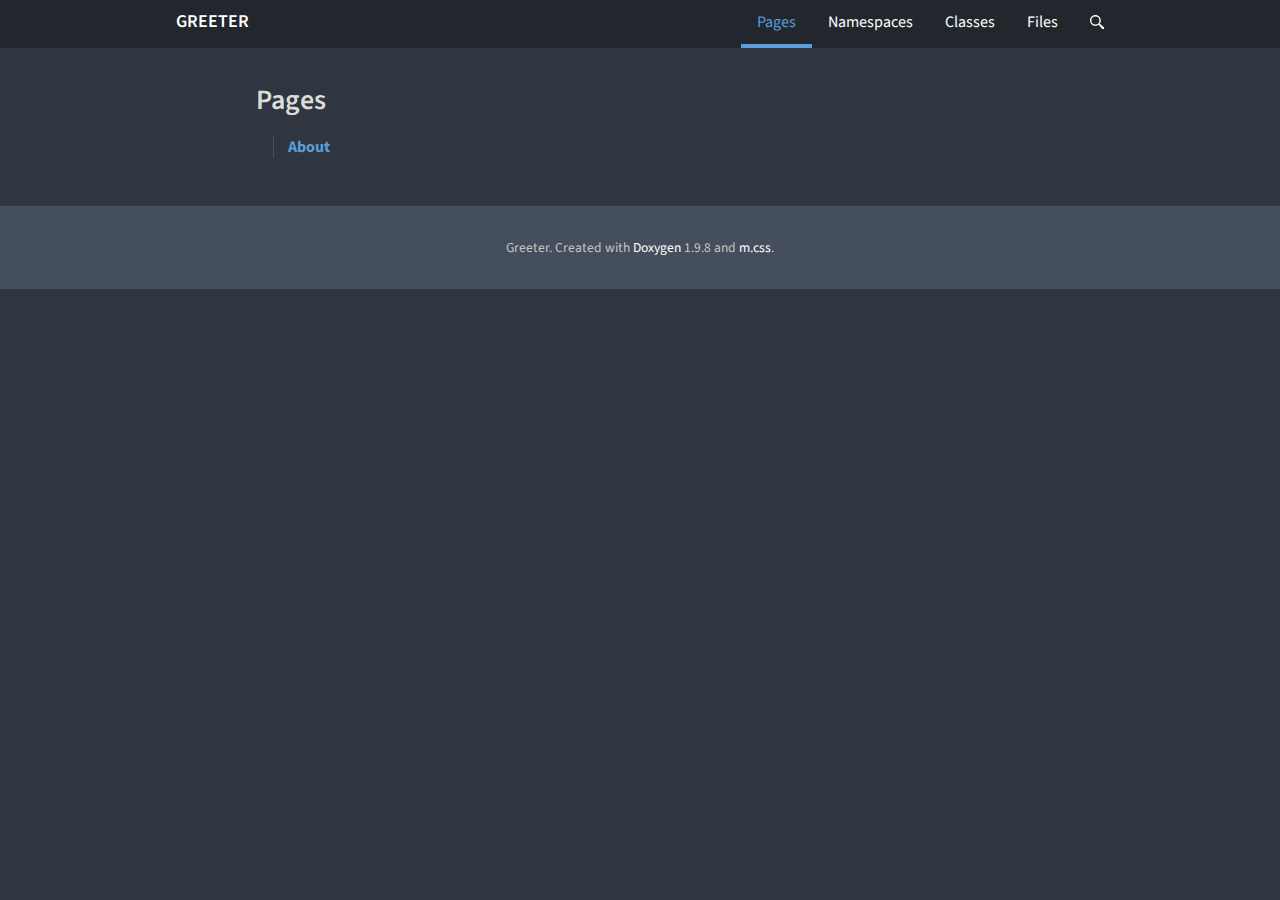
<file: pages.html>
<!DOCTYPE html>
<html lang="en">
<head>
  <meta charset="UTF-8" />
  <title>Greeter</title>
  <link rel="stylesheet" href="https://fonts.googleapis.com/css?family=Source+Sans+Pro:400,400i,600,600i%7CSource+Code+Pro:400,400i,600" />
  <link rel="stylesheet" href="m-dark+documentation.compiled.css" />
  <link rel="icon" href="favicon-dark.png" type="image/png" />
  <meta name="viewport" content="width=device-width, initial-scale=1.0" />
  <meta name="theme-color" content="#22272e" />
</head>
<body>
<header><nav id="navigation">
  <div class="m-container">
    <div class="m-row">
      <a href="index.html" id="m-navbar-brand" class="m-col-t-8 m-col-m-none m-left-m">Greeter</a>
      <div class="m-col-t-4 m-hide-m m-text-right m-nopadr">
        <a href="#search" class="m-doc-search-icon" title="Search" onclick="return showSearch()"><svg style="height: 0.9rem;" viewBox="0 0 16 16">
          <path id="m-doc-search-icon-path" d="m6 0c-3.31 0-6 2.69-6 6 0 3.31 2.69 6 6 6 1.49 0 2.85-0.541 3.89-1.44-0.0164 0.338 0.147 0.759 0.5 1.15l3.22 3.79c0.552 0.614 1.45 0.665 2 0.115 0.55-0.55 0.499-1.45-0.115-2l-3.79-3.22c-0.392-0.353-0.812-0.515-1.15-0.5 0.895-1.05 1.44-2.41 1.44-3.89 0-3.31-2.69-6-6-6zm0 1.56a4.44 4.44 0 0 1 4.44 4.44 4.44 4.44 0 0 1-4.44 4.44 4.44 4.44 0 0 1-4.44-4.44 4.44 4.44 0 0 1 4.44-4.44z"/>
        </svg></a>
        <a id="m-navbar-show" href="#navigation" title="Show navigation"></a>
        <a id="m-navbar-hide" href="#" title="Hide navigation"></a>
      </div>
      <div id="m-navbar-collapse" class="m-col-t-12 m-show-m m-col-m-none m-right-m">
        <div class="m-row">
          <ol class="m-col-t-6 m-col-m-none">
            <li>
              <a href="pages.html" id="m-navbar-current">Pages</a>
              <ol>
                <li><a href="about.html">About</a></li>
              </ol>
            </li>
            <li><a href="namespaces.html">Namespaces</a></li>
          </ol>
          <ol class="m-col-t-6 m-col-m-none" start="3">
            <li><a href="annotated.html">Classes</a></li>
            <li><a href="files.html">Files</a></li>
            <li class="m-show-m"><a href="#search" class="m-doc-search-icon" title="Search" onclick="return showSearch()"><svg style="height: 0.9rem;" viewBox="0 0 16 16">
              <use href="#m-doc-search-icon-path" />
            </svg></a></li>
          </ol>
        </div>
      </div>
    </div>
  </div>
</nav></header>
<main><article>
  <div class="m-container m-container-inflatable">
    <div class="m-row">
      <div class="m-col-l-10 m-push-l-1">
        <h1>Pages</h1>
        <ul class="m-doc">
          <li><a href="about.html" class="m-doc">About</a> <span class="m-doc"></span></li>
        </ul>
        <script>
        function toggle(e) {
            e.parentElement.className = e.parentElement.className == 'm-doc-collapsible' ?
                'm-doc-expansible' : 'm-doc-collapsible';
            return false;
        }
        /* Collapse all nodes marked as such. Doing it via JS instead of
           directly in markup so disabling it doesn't harm usability. The list
           is somehow regenerated on every iteration and shrinks as I change
           the classes. It's not documented anywhere and I'm not sure if this
           is the same across browsers, so I am going backwards in that list to
           be sure. */
        var collapsed = document.getElementsByClassName("collapsed");
        for(var i = collapsed.length - 1; i >= 0; --i)
            collapsed[i].className = 'm-doc-expansible';
        </script>
      </div>
    </div>
  </div>
</article></main>
<div class="m-doc-search" id="search">
  <a href="#!" onclick="return hideSearch()"></a>
  <div class="m-container">
    <div class="m-row">
      <div class="m-col-m-8 m-push-m-2">
        <div class="m-doc-search-header m-text m-small">
          <div><span class="m-label m-default">Tab</span> / <span class="m-label m-default">T</span> to search, <span class="m-label m-default">Esc</span> to close</div>
          <div id="search-symbolcount">&hellip;</div>
        </div>
        <div class="m-doc-search-content">
          <form>
            <input type="search" name="q" id="search-input" placeholder="Loading &hellip;" disabled="disabled" autofocus="autofocus" autocomplete="off" spellcheck="false" />
          </form>
          <noscript class="m-text m-danger m-text-center">Unlike everything else in the docs, the search functionality <em>requires</em> JavaScript.</noscript>
          <div id="search-help" class="m-text m-dim m-text-center">
            <p class="m-noindent">Search for symbols, directories, files, pages or
            modules. You can omit any prefix from the symbol or file path; adding a
            <code>:</code> or <code>/</code> suffix lists all members of given symbol or
            directory.</p>
            <p class="m-noindent">Use <span class="m-label m-dim">&darr;</span>
            / <span class="m-label m-dim">&uarr;</span> to navigate through the list,
            <span class="m-label m-dim">Enter</span> to go.
            <span class="m-label m-dim">Tab</span> autocompletes common prefix, you can
            copy a link to the result using <span class="m-label m-dim">⌘</span>
            <span class="m-label m-dim">L</span> while <span class="m-label m-dim">⌘</span>
            <span class="m-label m-dim">M</span> produces a Markdown link.</p>
          </div>
          <div id="search-notfound" class="m-text m-warning m-text-center">Sorry, nothing was found.</div>
          <ul id="search-results"></ul>
        </div>
      </div>
    </div>
  </div>
</div>
<script src="search-v2.js"></script>
<script src="searchdata-v2.js" async="async"></script>
<footer><nav>
  <div class="m-container">
    <div class="m-row">
      <div class="m-col-l-10 m-push-l-1">
        <p>Greeter. Created with <a href="https://doxygen.org/">Doxygen</a> 1.9.8 and <a href="https://mcss.mosra.cz/">m.css</a>.</p>
      </div>
    </div>
  </div>
</nav></footer>
</body>
</html>
</file>
<file: m-dark+documentation.compiled.css>
/* Generated using `./postprocess.py m-dark.css m-documentation.css -o m-dark+documentation.compiled.css`. Do not edit. */

/*
    This file is part of m.css.

    Copyright © 2017, 2018, 2019, 2020, 2021, 2022
              Vladimír Vondruš <mosra@centrum.cz>

    Permission is hereby granted, free of charge, to any person obtaining a
    copy of this software and associated documentation files (the "Software"),
    to deal in the Software without restriction, including without limitation
    the rights to use, copy, modify, merge, publish, distribute, sublicense,
    and/or sell copies of the Software, and to permit persons to whom the
    Software is furnished to do so, subject to the following conditions:

    The above copyright notice and this permission notice shall be included
    in all copies or substantial portions of the Software.

    THE SOFTWARE IS PROVIDED "AS IS", WITHOUT WARRANTY OF ANY KIND, EXPRESS OR
    IMPLIED, INCLUDING BUT NOT LIMITED TO THE WARRANTIES OF MERCHANTABILITY,
    FITNESS FOR A PARTICULAR PURPOSE AND NONINFRINGEMENT. IN NO EVENT SHALL
    THE AUTHORS OR COPYRIGHT HOLDERS BE LIABLE FOR ANY CLAIM, DAMAGES OR OTHER
    LIABILITY, WHETHER IN AN ACTION OF CONTRACT, TORT OR OTHERWISE, ARISING
    FROM, OUT OF OR IN CONNECTION WITH THE SOFTWARE OR THE USE OR OTHER
    DEALINGS IN THE SOFTWARE.
*/

*, ::before, ::after { box-sizing: border-box; }
body { margin: 0; }
.m-container {
  width: 100%;
  margin: auto;
  padding-left: 1rem;
  padding-right: 1rem;
}
.m-row {
  margin-left: -1rem;
  margin-right: -1rem;
}
.m-row::after {
  content: ' ';
  clear: both;
  display: table;
}
.m-row > [class*='m-col-'] {
  position: relative;
  padding: 1rem;
}
[class*='m-clearfix-']::after {
  display: block;
  content: ' ';
  clear: both;
}
[class*='m-show-'] {
  display: none;
}
.m-container-inflate, :not(.m-row) > [class*='m-col-'] {
  margin-bottom: 1rem;
}
.m-container-inflate:last-child, :not(.m-row) > [class*='m-col-']:last-child {
  margin-bottom: 0;
}
.m-container.m-nopad, [class*='m-col-'].m-nopad,
.m-container.m-nopadx, [class*='m-col-'].m-nopadx,
.m-container.m-nopadl, [class*='m-col-'].m-nopadl {
  padding-left: 0;
}
.m-container.m-nopad, [class*='m-col-'].m-nopad,
.m-container.m-nopadx, [class*='m-col-'].m-nopadx,
.m-container.m-nopadr, [class*='m-col-'].m-nopadr {
  padding-right: 0;
}
[class*='m-col-'].m-nopad, [class*='m-col-'].m-nopady, [class*='m-col-'].m-nopadt {
  padding-top: 0;
}
[class*='m-col-'].m-nopad, [class*='m-col-'].m-nopady, [class*='m-col-'].m-nopadb,
.m-container-inflate.m-nopadb {
  padding-bottom: 0;
}
[class*='m-col-t-'] { float: left; }
.m-left-t {
  padding-right: 1rem;
  float: left;
}
.m-right-t, [class*='m-col-t-'].m-right-t {
  padding-left: 1rem;
  float: right;
}
.m-center-t, [class*='m-col-t-'].m-center-t {
  float: none;
}
.m-center-t, [class*='m-col-t-'].m-center-t {
  margin-left: auto;
  margin-right: auto;
  float: none;
}
.m-col-t-1  { width: calc(1  * 100% / 12); }
.m-col-t-2  { width: calc(2  * 100% / 12); }
.m-col-t-3  { width: calc(3  * 100% / 12); }
.m-col-t-4  { width: calc(4  * 100% / 12); }
.m-col-t-5  { width: calc(5  * 100% / 12); }
.m-col-t-6  { width: calc(6  * 100% / 12); }
.m-col-t-7  { width: calc(7  * 100% / 12); }
.m-col-t-8  { width: calc(8  * 100% / 12); }
.m-col-t-9  { width: calc(9  * 100% / 12); }
.m-col-t-10 { width: calc(10 * 100% / 12); }
.m-col-t-11 { width: calc(11 * 100% / 12); }
.m-col-t-12 { width: calc(12 * 100% / 12); }
.m-push-t-1  { left: calc(1  * 100% / 12); }
.m-push-t-2  { left: calc(2  * 100% / 12); }
.m-push-t-3  { left: calc(3  * 100% / 12); }
.m-push-t-4  { left: calc(4  * 100% / 12); }
.m-push-t-5  { left: calc(5  * 100% / 12); }
.m-push-t-6  { left: calc(6  * 100% / 12); }
.m-push-t-7  { left: calc(7  * 100% / 12); }
.m-push-t-8  { left: calc(8  * 100% / 12); }
.m-push-t-9  { left: calc(9  * 100% / 12); }
.m-push-t-10 { left: calc(10 * 100% / 12); }
.m-push-t-11 { left: calc(11 * 100% / 12); }
.m-pull-t-1  { right: calc(1  * 100% / 12); }
.m-pull-t-2  { right: calc(2  * 100% / 12); }
.m-pull-t-3  { right: calc(3  * 100% / 12); }
.m-pull-t-4  { right: calc(4  * 100% / 12); }
.m-pull-t-5  { right: calc(5  * 100% / 12); }
.m-pull-t-6  { right: calc(6  * 100% / 12); }
.m-pull-t-7  { right: calc(7  * 100% / 12); }
.m-pull-t-8  { right: calc(8  * 100% / 12); }
.m-pull-t-9  { right: calc(9  * 100% / 12); }
.m-pull-t-10 { right: calc(10 * 100% / 12); }
.m-pull-t-11 { right: calc(11 * 100% / 12); }
@media screen and (min-width: 576px) {
  .m-container { width: 560px; }
  .m-container-inflatable .m-col-s-10 .m-container-inflate:not([class*='m-left-']):not([class*='m-right-']) {
    margin-left: -10%;
    margin-right: -10%;
  }
  .m-container-inflatable .m-col-s-10 .m-container-inflate.m-left-s {
    margin-left: -10%;
  }
  .m-container-inflatable .m-col-s-10 .m-container-inflate.m-right-s {
    margin-right: -10%;
  }
  [class*='m-col-s-'] { float: left; }
  .m-left-s {
    padding-right: 1rem;
    float: left;
  }
  .m-right-s, [class*='m-col-s-'].m-right-s {
    padding-left: 1rem;
    float: right;
  }
  .m-center-s, [class*='m-col-s-'].m-center-s {
    margin-left: auto;
    margin-right: auto;
    float: none;
  }
  .m-col-s-1  { width: calc(1  * 100% / 12); }
  .m-col-s-2  { width: calc(2  * 100% / 12); }
  .m-col-s-3  { width: calc(3  * 100% / 12); }
  .m-col-s-4  { width: calc(4  * 100% / 12); }
  .m-col-s-5  { width: calc(5  * 100% / 12); }
  .m-col-s-6  { width: calc(6  * 100% / 12); }
  .m-col-s-7  { width: calc(7  * 100% / 12); }
  .m-col-s-8  { width: calc(8  * 100% / 12); }
  .m-col-s-9  { width: calc(9  * 100% / 12); }
  .m-col-s-10 { width: calc(10 * 100% / 12); }
  .m-col-s-11 { width: calc(11 * 100% / 12); }
  .m-col-s-12 { width: calc(12 * 100% / 12); }
  .m-push-s-0  { left: calc(0  * 100% / 12); }
  .m-push-s-1  { left: calc(1  * 100% / 12); }
  .m-push-s-2  { left: calc(2  * 100% / 12); }
  .m-push-s-3  { left: calc(3  * 100% / 12); }
  .m-push-s-4  { left: calc(4  * 100% / 12); }
  .m-push-s-5  { left: calc(5  * 100% / 12); }
  .m-push-s-6  { left: calc(6  * 100% / 12); }
  .m-push-s-7  { left: calc(7  * 100% / 12); }
  .m-push-s-8  { left: calc(8  * 100% / 12); }
  .m-push-s-9  { left: calc(9  * 100% / 12); }
  .m-push-s-10 { left: calc(10 * 100% / 12); }
  .m-push-s-11 { left: calc(11 * 100% / 12); }
  .m-pull-s-0  { right: calc(0  * 100% / 12); }
  .m-pull-s-1  { right: calc(1  * 100% / 12); }
  .m-pull-s-2  { right: calc(2  * 100% / 12); }
  .m-pull-s-3  { right: calc(3  * 100% / 12); }
  .m-pull-s-4  { right: calc(4  * 100% / 12); }
  .m-pull-s-5  { right: calc(5  * 100% / 12); }
  .m-pull-s-6  { right: calc(6  * 100% / 12); }
  .m-pull-s-7  { right: calc(7  * 100% / 12); }
  .m-pull-s-8  { right: calc(8  * 100% / 12); }
  .m-pull-s-9  { right: calc(9  * 100% / 12); }
  .m-pull-s-10 { right: calc(10 * 100% / 12); }
  .m-pull-s-11 { right: calc(11 * 100% / 12); }
  .m-clearfix-t::after { display: none; }
  .m-hide-s { display: none; }
  .m-show-s { display: block; }
  .m-col-s-none {
    width: auto;
    float: none;
  }
}
@media screen and (min-width: 768px) {
  .m-container { width: 750px; }
  .m-container-inflatable .m-col-m-10 .m-container-inflate:not([class*='m-left-']):not([class*='m-right-']) {
    margin-left: -10%;
    margin-right: -10%;
  }
  .m-container-inflatable .m-col-m-10 .m-container-inflate.m-left-m {
    margin-left: -10%;
  }
  .m-container-inflatable .m-col-m-10 .m-container-inflate.m-right-m {
    margin-right: -10%;
  }
  [class*='m-col-m-'] { float: left; }
  .m-left-m {
    padding-right: 1rem;
    float: left;
  }
  .m-right-m, [class*='m-col-m-'].m-right-m {
    padding-left: 1rem;
    float: right;
  }
  .m-center-m, [class*='m-col-m-'].m-center-m {
    margin-left: auto;
    margin-right: auto;
    float: none;
  }
  .m-col-m-1  { width: calc(1  * 100% / 12); }
  .m-col-m-2  { width: calc(2  * 100% / 12); }
  .m-col-m-3  { width: calc(3  * 100% / 12); }
  .m-col-m-4  { width: calc(4  * 100% / 12); }
  .m-col-m-5  { width: calc(5  * 100% / 12); }
  .m-col-m-6  { width: calc(6  * 100% / 12); }
  .m-col-m-7  { width: calc(7  * 100% / 12); }
  .m-col-m-8  { width: calc(8  * 100% / 12); }
  .m-col-m-9  { width: calc(9  * 100% / 12); }
  .m-col-m-10 { width: calc(10 * 100% / 12); }
  .m-col-m-11 { width: calc(11 * 100% / 12); }
  .m-col-m-12 { width: calc(12 * 100% / 12); }
  .m-push-m-0  { left: calc(0  * 100% / 12); }
  .m-push-m-1  { left: calc(1  * 100% / 12); }
  .m-push-m-2  { left: calc(2  * 100% / 12); }
  .m-push-m-3  { left: calc(3  * 100% / 12); }
  .m-push-m-4  { left: calc(4  * 100% / 12); }
  .m-push-m-5  { left: calc(5  * 100% / 12); }
  .m-push-m-6  { left: calc(6  * 100% / 12); }
  .m-push-m-7  { left: calc(7  * 100% / 12); }
  .m-push-m-8  { left: calc(8  * 100% / 12); }
  .m-push-m-9  { left: calc(9  * 100% / 12); }
  .m-push-m-10 { left: calc(10 * 100% / 12); }
  .m-push-m-11 { left: calc(11 * 100% / 12); }
  .m-pull-m-0  { right: calc(0  * 100% / 12); }
  .m-pull-m-1  { right: calc(1  * 100% / 12); }
  .m-pull-m-2  { right: calc(2  * 100% / 12); }
  .m-pull-m-3  { right: calc(3  * 100% / 12); }
  .m-pull-m-4  { right: calc(4  * 100% / 12); }
  .m-pull-m-5  { right: calc(5  * 100% / 12); }
  .m-pull-m-6  { right: calc(6  * 100% / 12); }
  .m-pull-m-7  { right: calc(7  * 100% / 12); }
  .m-pull-m-8  { right: calc(8  * 100% / 12); }
  .m-pull-m-9  { right: calc(9  * 100% / 12); }
  .m-pull-m-10 { right: calc(10 * 100% / 12); }
  .m-pull-m-11 { right: calc(11 * 100% / 12); }
  .m-clearfix-s::after { display: none; }
  .m-hide-m { display: none; }
  .m-show-m { display: block; }
  .m-col-m-none {
    width: auto;
    float: none;
  }
}
@media screen and (min-width: 992px) {
  .m-container { width: 960px; }
  .m-container-inflatable .m-col-l-10 .m-container-inflate:not([class*='m-left-']):not([class*='m-right-']) {
    margin-left: -10%;
    margin-right: -10%;
  }
  .m-container-inflatable .m-col-l-10 .m-container-inflate.m-left-l {
    margin-left: -10%;
  }
  .m-container-inflatable .m-col-l-10 .m-container-inflate.m-right-l {
    margin-right: -10%;
  }
  [class*='m-col-l-'] { float: left; }
  .m-left-l {
    padding-right: 1rem;
    float: left;
  }
  .m-right-l, [class*='m-col-l-'].m-right-l {
    padding-left: 1rem;
    float: right;
  }
  .m-center-l, [class*='m-col-l-'].m-center-l {
    margin-left: auto;
    margin-right: auto;
    float: none;
  }
  .m-col-l-1  { width: calc(1  * 100% / 12); }
  .m-col-l-2  { width: calc(2  * 100% / 12); }
  .m-col-l-3  { width: calc(3  * 100% / 12); }
  .m-col-l-4  { width: calc(4  * 100% / 12); }
  .m-col-l-5  { width: calc(5  * 100% / 12); }
  .m-col-l-6  { width: calc(6  * 100% / 12); }
  .m-col-l-7  { width: calc(7  * 100% / 12); }
  .m-col-l-8  { width: calc(8  * 100% / 12); }
  .m-col-l-9  { width: calc(9  * 100% / 12); }
  .m-col-l-10 { width: calc(10 * 100% / 12); }
  .m-col-l-11 { width: calc(11 * 100% / 12); }
  .m-col-l-12 { width: calc(12 * 100% / 12); }
  .m-push-l-0  { left: calc(0  * 100% / 12); }
  .m-push-l-1  { left: calc(1  * 100% / 12); }
  .m-push-l-2  { left: calc(2  * 100% / 12); }
  .m-push-l-3  { left: calc(3  * 100% / 12); }
  .m-push-l-4  { left: calc(4  * 100% / 12); }
  .m-push-l-5  { left: calc(5  * 100% / 12); }
  .m-push-l-6  { left: calc(6  * 100% / 12); }
  .m-push-l-7  { left: calc(7  * 100% / 12); }
  .m-push-l-8  { left: calc(8  * 100% / 12); }
  .m-push-l-9  { left: calc(9  * 100% / 12); }
  .m-push-l-10 { left: calc(10 * 100% / 12); }
  .m-push-l-11 { left: calc(11 * 100% / 12); }
  .m-pull-l-0  { right: calc(0  * 100% / 12); }
  .m-pull-l-1  { right: calc(1  * 100% / 12); }
  .m-pull-l-2  { right: calc(2  * 100% / 12); }
  .m-pull-l-3  { right: calc(3  * 100% / 12); }
  .m-pull-l-4  { right: calc(4  * 100% / 12); }
  .m-pull-l-5  { right: calc(5  * 100% / 12); }
  .m-pull-l-6  { right: calc(6  * 100% / 12); }
  .m-pull-l-7  { right: calc(7  * 100% / 12); }
  .m-pull-l-8  { right: calc(8  * 100% / 12); }
  .m-pull-l-9  { right: calc(9  * 100% / 12); }
  .m-pull-l-10 { right: calc(10 * 100% / 12); }
  .m-pull-l-11 { right: calc(11 * 100% / 12); }
  .m-clearfix-m::after { display: none; }
  .m-hide-l { display: none; }
  .m-show-l { display: block; }
  .m-col-l-none {
    width: auto;
    float: none;
  }
}

html {
  font-size: 16px;
  background-color: #2f363f;
}
body {
  font-family: 'Source Sans Pro', sans-serif;
  font-size: 1rem;
  line-height: normal;
  color: #dcdcdc;
}
h1, h2, h3, h4, h5, h6 {
  margin-top: 0;
  font-weight: 600;
}
h1 {
  margin-bottom: 1rem;
}
h2, h3, h4, h5, h6 {
  margin-bottom: 0.5rem;
}
p, ul, ol, dl {
  margin-top: 0;
}
ul, ol {
  padding-left: 2rem;
}
ul ol, ul ul, ol ol, ol ul {
  margin-bottom: 0;
}
main p {
  text-indent: 1.5rem;
  text-align: justify;
}
main p.m-noindent, li > p, dd > p, table.m-table td > p {
  text-indent: 0;
  text-align: left;
}
blockquote {
  margin-top: 0;
  margin-left: 1rem;
  margin-right: 1rem;
  padding: 1rem;
  border-left-style: solid;
  border-left-width: 0.25rem;
}
hr {
  width: 75%;
  border-width: 0.0625rem;
  border-style: solid;
}
blockquote, hr {
  border-color: #405363;
}
strong, .m-text.m-strong { font-weight: bold; }
em, .m-text.m-em { font-style: italic; }
s, .m-text.m-s { text-decoration: line-through; }
sub, sup, .m-text.m-sub, .m-text.m-sup {
  font-size: 0.75rem;
  line-height: 0;
  position: relative;
  vertical-align: baseline;
}
sup, .m-text.m-sup { top: -0.35rem; }
sub, .m-text.m-sub { bottom: -0.2rem; }
abbr {
  cursor: help;
  text-decoration: underline dotted;
}
a {
  color: #5b9dd9;
}
a.m-flat {
  text-decoration: none;
}
a:hover, a:focus, a:active {
  color: #a5c9ea;
}
a img { border: 0; }
svg a { cursor: pointer; }
mark {
  padding: 0.0625rem;
  background-color: #c7cf2f;
  color: #2f83cc;
}
.m-link-wrap {
  word-break: break-all;
}
pre, code {
  font-family: 'Source Code Pro', monospace, monospace, monospace;
  font-size: 0.9em;
  color: #e6e6e6;
  background-color: #282e36;
}
pre.m-console, code.m-console {
  color: #e6e6e6;
  background-color: #1a1c1d;
}
pre {
  padding: 0.5rem 1rem;
  border-radius: 0.2rem;
  overflow-x: auto;
  margin-top: 0;
}
pre.m-console-wrap {
  white-space: pre-wrap;
  word-break: break-all;
}
code {
  padding: 0.125rem;
}
*:focus { outline-color: #5b9dd9; }
div.m-scroll {
  max-width: 100%;
  overflow-x: auto;
}
.m-fullwidth {
  width: 100%;
}
.m-spacing-150 {
  line-height: 1.5rem;
}
.m-text-center, .m-text-center.m-noindent, table.m-table th.m-text-center, .m-text-center p {
  text-align: center;
}
.m-text-left, .m-text-left.m-noindent, table.m-table th.m-text-left, .m-text-right p {
  text-align: left;
}
.m-text-right, .m-text-right.m-noindent, table.m-table th.m-text-right, .m-text-right p {
  text-align: right;
}
.m-text-top, table.m-table th.m-text-top, table.m-table td.m-text-top {
  vertical-align: top;
}
.m-text-middle, table.m-table th.m-text-middle, table.m-table td.m-text-middle {
  vertical-align: middle;
}
.m-text-bottom, table.m-table th.m-text-bottom, table.m-table td.m-text-bottom {
  vertical-align: bottom;
}
.m-text.m-tiny { font-size: 50.0%; }
.m-text.m-small { font-size: 85.4%; }
.m-text.m-big { font-size: 117%; }
h1 .m-thin, h2 .m-thin, h3 .m-thin, h4 .m-thin, h5 .m-thin, h6 .m-thin {
  font-weight: normal;
}
ul.m-unstyled, ol.m-unstyled {
  list-style-type: none;
  padding-left: 0;
}
ul[class*='m-block-'], ol[class*='m-block-'] {
  padding-left: 0;
}
ul[class*='m-block-'] li, ol[class*='m-block-'] li {
  display: inline;
}
ul[class*='m-block-bar-'] li:not(:last-child)::after, ol[class*='m-block-bar-'] li:not(:last-child)::after {
  content: " | ";
}
ul[class*='m-block-dot-'] li:not(:last-child)::after, ol[class*='m-block-dot-'] li:not(:last-child)::after {
  content: " • ";
}
@media screen and (min-width: 576px) {
  ul.m-block-bar-s, ol.m-block-bar-s,
  ul.m-block-dot-s, ol.m-block-dot-s { padding-left: 2rem; }
  ul.m-block-bar-s li, ol.m-block-bar-s li,
  ul.m-block-dot-s li, ol.m-block-dot-s li { display: list-item; }
  ul.m-block-bar-s li:not(:last-child)::after, ol.m-block-bar-s li:not(:last-child)::after,
  ul.m-block-dot-s li:not(:last-child)::after, ol.m-block-dot-s li:not(:last-child)::after { content: ""; }
}
@media screen and (min-width: 768px) {
  ul.m-block-bar-m, ol.m-block-bar-m,
  ul.m-block-dot-m, ol.m-block-dot-m { padding-left: 2rem; }
  ul.m-block-bar-m li, ol.m-block-bar-m li,
  ul.m-block-dot-m li, ol.m-block-dot-m li { display: list-item; }
  ul.m-block-bar-m li:not(:last-child)::after, ol.m-block-bar-m li:not(:last-child)::after,
  ul.m-block-dot-m li:not(:last-child)::after, ol.m-block-dot-m li:not(:last-child)::after { content: ""; }
}
@media screen and (min-width: 992px) {
  ul.m-block-bar-l, ol.m-block-bar-l,
  ul.m-block-dot-l, ol.m-block-dot-l { padding-left: 2rem; }
  ul.m-block-bar-l li, ol.m-block-bar-l li,
  ul.m-block-dot-l li, ol.m-block-dot-l li { display: list-item; }
  ul.m-block-bar-l li:not(:last-child)::after, ol.m-block-bar-l li:not(:last-child)::after,
  ul.m-block-dot-l li:not(:last-child)::after, ol.m-block-dot-l li:not(:last-child)::after { content: ""; }
}
p.m-poem {
  text-indent: 0;
  text-align: left;
  margin-left: 1.5rem;
}
p.m-transition {
  color: #405363;
  text-indent: 0;
  text-align: center;
  font-size: 2rem;
}
dl.m-diary {
  margin-bottom: 1.25rem;
}
dl.m-diary:last-child {
  margin-bottom: 0.25rem;
}
dl.m-diary dt {
  font-weight: bold;
  width: 6rem;
  float: left;
  clear: both;
  padding-top: 0.25rem;
}
dl.m-diary dd {
  padding-top: 0.25rem;
  padding-left: 6rem;
  margin-left: 0;
}
a.m-footnote, dl.m-footnote dd span.m-footnote {
  top: -0.35rem;
  font-size: 0.75rem;
  line-height: 0;
  position: relative;
  vertical-align: baseline;
}
a.m-footnote, dl.m-footnote dd span.m-footnote a {
  text-decoration: none;
}
a.m-footnote::before { content: '['; }
a.m-footnote::after { content: ']'; }
dl.m-footnote dt {
  width: 1.5rem;
  float: left;
  clear: both;
}
dl.m-footnote dd {
  margin-left: 1.5rem;
}
dl.m-footnote {
  font-size: 85.4%;
}
dl.m-footnote dd span.m-footnote a {
  font-weight: bold;
  font-style: italic;
}
.m-note {
  border-radius: 0.2rem;
  padding: 1rem;
}
.m-frame {
  background-color: #2f363f;
  border-style: solid;
  border-width: 0.125rem;
  border-radius: 0.2rem;
  border-color: #405363;
  padding: 0.875rem;
}
.m-block {
  border-style: solid;
  border-width: 0.0625rem;
  border-left-width: 0.25rem;
  border-radius: 0.2rem;
  border-color: #405363;
  padding: 0.9375rem 0.9375rem 0.9375rem 0.75rem;
}
.m-block.m-badge::after {
  content: ' ';
  display: block;
  clear: both;
}
.m-block.m-badge h3 {
  margin-left: 5rem;
}
.m-block.m-badge p {
  margin-left: 5rem;
  text-indent: 0;
}
.m-block.m-badge img {
  width: 4rem;
  height: 4rem;
  border-radius: 2rem;
  float: left;
}
div.m-button {
  text-align: center;
}
div.m-button a {
  display: inline-block;
  border-radius: 0.2rem;
  padding-top: 0.75rem;
  padding-bottom: 0.75rem;
  padding-left: 1.5rem;
  padding-right: 1.5rem;
  text-decoration: none;
  font-size: 1.17rem;
}
div.m-button.m-fullwidth a {
  display: block;
  padding-left: 0.5rem;
  padding-right: 0.5rem;
}
div.m-button a .m-big:first-child {
  font-size: 1.37rem;
  font-weight: bold;
}
div.m-button a .m-small:last-child {
  font-size: 0.854rem;
}
.m-label {
  border-radius: 0.2rem;
  font-size: 75%;
  font-weight: normal;
  padding: 0.125rem 0.25rem;
  vertical-align: 7.5%;
}
.m-label.m-flat {
  border-width: 0.0625rem;
  border-style: solid;
  border-color: #747474;
  padding: 0.0625rem 0.1875rem;
}
table.m-table {
  border-collapse: collapse;
  margin-left: auto;
  margin-right: auto;
}
table.m-table.m-big {
  margin-top: 1.75rem;
}
div.m-scroll > table.m-table:last-child {
  margin-bottom: 0.0625rem;
}
table.m-table:not(.m-flat) tbody tr:hover {
  background-color: #405363;
}
table.m-table th, table.m-table td {
  vertical-align: top;
  border-style: solid;
  border-top-width: 0.0625rem;
  border-left-width: 0;
  border-right-width: 0;
  border-bottom-width: 0;
  border-color: #405363;
}
table.m-table caption {
  padding-bottom: 0.5rem;
}
table.m-table thead tr:first-child th, table.m-table thead tr:first-child td {
  border-top-width: 0.125rem;
}
table.m-table thead th, table.m-table thead td {
  border-bottom-width: 0.125rem;
  vertical-align: bottom;
}
table.m-table tfoot th, table.m-table tfoot td {
  border-top-width: 0.125rem;
}
table.m-table th, table.m-table td {
  padding: 0.5rem;
}
table.m-table.m-big th, table.m-table.m-big td {
  padding: 0.75rem 1rem;
}
table.m-table th {
  text-align: left;
}
table.m-table th.m-thin {
  font-weight: normal;
}
table.m-table td.m-default, table.m-table th.m-default,
table.m-table td.m-primary, table.m-table th.m-primary,
table.m-table td.m-success, table.m-table th.m-success,
table.m-table td.m-warning, table.m-table th.m-warning,
table.m-table td.m-danger, table.m-table th.m-danger,
table.m-table td.m-info, table.m-table th.m-info,
table.m-table td.m-dim, table.m-table th.m-dim {
  padding-left: 0.4375rem;
  padding-right: 0.4375rem;
  border-left-width: 0.0625rem;
}
table.m-table.m-big td.m-default, table.m-table.m-big th.m-default,
table.m-table.m-big td.m-primary, table.m-table.m-big th.m-primary,
table.m-table.m-big td.m-success, table.m-table.m-big th.m-success,
table.m-table.m-big td.m-warning, table.m-table.m-big th.m-warning,
table.m-table.m-big td.m-danger, table.m-table.m-big th.m-danger,
table.m-table.m-big td.m-info, table.m-table.m-big th.m-info,
table.m-table.m-big td.m-dim, table.m-table.m-big th.m-dim {
  padding-left: 0.9375rem;
  padding-right: 0.9375rem;
  border-left-width: 0.0625rem;
}
table.m-table tr.m-default td, table.m-table td.m-default,
table.m-table tr.m-default th, table.m-table th.m-default,
table.m-table tr.m-primary td, table.m-table td.m-primary,
table.m-table tr.m-primary th, table.m-table th.m-primary,
table.m-table tr.m-success td, table.m-table td.m-success,
table.m-table tr.m-success th, table.m-table th.m-success,
table.m-table tr.m-warning td, table.m-table td.m-warning,
table.m-table tr.m-warning th, table.m-table th.m-warning,
table.m-table tr.m-danger td, table.m-table td.m-danger,
table.m-table tr.m-danger th, table.m-table th.m-danger,
table.m-table tr.m-info td, table.m-table td.m-info,
table.m-table tr.m-info th, table.m-table th.m-info,
table.m-table tr.m-dim td, table.m-table td.m-dim,
table.m-table tr.m-dim th, table.m-table th.m-dim {
  border-color: #2f363f;
}
.m-note pre, .m-note code,
table.m-table tr.m-default pre, table.m-table tr.m-default code,
table.m-table td.m-default pre, table.m-table td.m-default code,
table.m-table th.m-default pre, table.m-table th.m-default code,
table.m-table tr.m-primary pre, table.m-table tr.m-primary code,
table.m-table td.m-primary pre, table.m-table td.m-primary code,
table.m-table th.m-primary pre, table.m-table th.m-primary code,
table.m-table tr.m-success pre, table.m-table tr.m-success code,
table.m-table td.m-success pre, table.m-table td.m-success code,
table.m-table th.m-success pre, table.m-table th.m-success code,
table.m-table tr.m-warning pre, table.m-table tr.m-warning code,
table.m-table td.m-warning pre, table.m-table td.m-warning code,
table.m-table th.m-warning pre, table.m-table th.m-warning code,
table.m-table tr.m-danger pre, table.m-table tr.m-danger code,
table.m-table td.m-danger pre, table.m-table td.m-danger code,
table.m-table th.m-danger pre, table.m-table th.m-danger code,
table.m-table tr.m-info pre, table.m-table tr.m-info code,
table.m-table td.m-info pre, table.m-table td.m-info code,
table.m-table th.m-info pre, table.m-table th.m-info code,
table.m-table tr.m-dim pre, table.m-table tr.m-dim code,
table.m-table td.m-dim pre, table.m-table td.m-dim code,
table.m-table th.m-dim pre, table.m-table th.m-dim code {
  background-color: rgba(34, 39, 46, 0.5);
}
img.m-image, svg.m-image {
  display: block;
  margin-left: auto;
  margin-right: auto;
}
div.m-image {
  text-align: center;
}
img.m-image, svg.m-image, div.m-image img, div.m-image svg {
  max-width: 100%;
  border-radius: 0.2rem;
}
div.m-image.m-fullwidth img, div.m-image.m-fullwidth svg {
  width: 100%;
}
img.m-image.m-badge, div.m-image.m-badge img {
  border-radius: 50%;
}
figure.m-figure {
  max-width: 100%;
  margin-top: 0;
  margin-left: auto;
  margin-right: auto;
  position: relative;
  display: table;
}
figure.m-figure::before {
  position: absolute;
  content: ' ';
  top: 0;
  bottom: 0;
  left: 0;
  right: 0;
  z-index: -1;
  border-style: solid;
  border-width: 0.125rem;
  border-radius: 0.2rem;
  border-color: #405363;
}
figure.m-figure.m-flat::before {
  border-color: transparent;
}
figure.m-figure > * {
  margin-left: 1rem;
  margin-right: 1rem;
  display: table-caption;
  caption-side: bottom;
}
figure.m-figure > *:first-child {
  display: inline;
}
figure.m-figure > *:last-child {
  margin-bottom: 1rem !important;
}
figure.m-figure img, figure.m-figure svg {
  position: relative;
  margin-left: 0;
  margin-right: 0;
  margin-bottom: 0;
  border-top-left-radius: 0.2rem;
  border-top-right-radius: 0.2rem;
  max-width: 100%;
}
figure.m-figure.m-flat img, figure.m-figure.m-flat svg {
  border-bottom-left-radius: 0.2rem;
  border-bottom-right-radius: 0.2rem;
}
figure.m-figure a img, figure.m-figure a svg {
  margin-left: -1rem;
  margin-right: -1rem;
}
figure.m-figure.m-fullwidth, figure.m-figure.m-fullwidth > * {
  display: block;
}
figure.m-figure.m-fullwidth > *:first-child {
  display: inline;
}
figure.m-figure.m-fullwidth img, figure.m-figure.m-fullwidth svg {
  width: 100%;
}
figure.m-figure.m-fullwidth::after {
  content: ' ';
  display: block;
  margin-top: 1rem;
  height: 1px;
}
.m-code-figure, .m-console-figure {
  margin-top: 0;
  margin-left: 0;
  margin-right: 0;
  position: relative;
  padding: 1rem;
}
.m-code-figure::before, .m-console-figure::before {
  position: absolute;
  content: ' ';
  top: 0;
  bottom: 0;
  left: 0;
  right: 0;
  z-index: -1;
  border-style: solid;
  border-width: 0.125rem;
  border-radius: 0.2rem;
}
.m-code-figure::before {
  border-color: #282e36;
}
.m-console-figure::before {
  border-color: #1a1c1d;
}
.m-code-figure.m-flat::before, .m-console-figure.m-flat::before {
  border-color: transparent;
}
.m-code-figure > pre:first-child, .m-console-figure > pre:first-child {
  position: relative;
  margin: -1rem -1rem 1rem -1rem;
  border-bottom-left-radius: 0;
  border-bottom-right-radius: 0;
}
.m-code-figure > pre.m-nopad, .m-console-figure > pre.m-nopad {
  margin-left: -0.875rem;
  margin-right: -0.875rem;
  margin-top: -1rem;
  margin-bottom: -0.875rem;
  padding-left: 0.875rem;
}
figure.m-figure figcaption, .m-code-figure figcaption, .m-console-figure figcaption {
  margin-top: 0.5rem;
  margin-bottom: 0.5rem;
  font-weight: 600;
  font-size: 1.17rem;
}
figure.m-figure figcaption a, .m-code-figure figcaption a, .m-console-figure figcaption a {
  text-decoration: none;
}
figure.m-figure figcaption .m-figure-description {
  margin-top: 0.5rem;
  font-weight: normal;
  font-size: 1rem;
}
figure.m-figure figcaption .m-figure-description a {
  text-decoration: underline;
}
.m-imagegrid > div {
  background-color: #2f363f;
}
.m-imagegrid > div > figure {
  display: block;
  float: left;
  position: relative;
  margin: 0;
}
.m-imagegrid > div > figure > div,
.m-imagegrid > div > figure > figcaption,
.m-imagegrid > div > figure > a > div,
.m-imagegrid > div > figure > a > figcaption {
  position: absolute;
  top: 0;
  left: 0;
  width: 100%;
  height: 100%;
  border-color: #2f363f;
  border-style: solid;
  border-width: 0.25rem;
  padding: 0.5rem;
}
.m-imagegrid > div > figure:first-child > div,
.m-imagegrid > div > figure:first-child > figcaption,
.m-imagegrid > div > figure:first-child > a > div,
.m-imagegrid > div > figure:first-child > a > figcaption {
  border-left-width: 0;
}
.m-imagegrid > div > figure:last-child > div,
.m-imagegrid > div > figure:last-child > figcaption,
.m-imagegrid > div > figure:last-child > a > div,
.m-imagegrid > div > figure:last-child > a > figcaption {
  border-right-width: 0;
}
.m-imagegrid > div > figure > figcaption,
.m-imagegrid > div > figure > a > figcaption {
  color: transparent;
  overflow: hidden;
  text-overflow: ellipsis;
  white-space: nowrap;
  font-size: 0.75rem;
}
.m-imagegrid > div > figure > div::before,
.m-imagegrid > div > figure > figcaption::before,
.m-imagegrid > div > figure > a > div::before,
.m-imagegrid > div > figure > a > figcaption::before {
  content: '';
  display: inline-block;
  height: 100%;
  vertical-align: bottom;
  width: 0;
}
.m-imagegrid > div > figure:hover > figcaption,
.m-imagegrid > div > figure:hover > a > figcaption {
  background: linear-gradient(transparent 0%, transparent 75%, rgba(0, 0, 0, 0.85) 100%);
  color: #ffffff;
}
.m-imagegrid > div > figure > img,
.m-imagegrid > div > figure > a > img {
  width: 100%;
  height: 100%;
}
.m-imagegrid > div::after {
  display: block;
  content: ' ';
  clear: both;
}
@media screen and (max-width: 767px) {
  .m-imagegrid > div > figure {
    float: none;
    width: 100% !important;
  }
  .m-imagegrid > div > figure > div,
  .m-imagegrid > div > figure > figcaption,
  .m-imagegrid > div > figure > a > div,
  .m-imagegrid > div > figure > a > figcaption {
    border-left-width: 0;
    border-right-width: 0;
  }
}
.m-container-inflatable > .m-row > [class*='m-col-'] > .m-note,
.m-container-inflatable > .m-row > [class*='m-col-'] > .m-frame,
.m-container-inflatable > .m-row > [class*='m-col-'] > .m-block,
.m-container-inflatable > .m-row > [class*='m-col-'] > .m-imagegrid,
.m-container-inflatable > .m-row > [class*='m-col-'] > pre,
.m-container-inflatable > .m-row > [class*='m-col-'] > .m-code-figure,
.m-container-inflatable > .m-row > [class*='m-col-'] > .m-console-figure,
.m-container-inflatable > .m-row > [class*='m-col-'] section > .m-note,
.m-container-inflatable > .m-row > [class*='m-col-'] section > .m-frame,
.m-container-inflatable > .m-row > [class*='m-col-'] section > .m-block,
.m-container-inflatable > .m-row > [class*='m-col-'] section > .m-imagegrid,
.m-container-inflatable > .m-row > [class*='m-col-'] section > pre,
.m-container-inflatable > .m-row > [class*='m-col-'] section > .m-code-figure,
.m-container-inflatable > .m-row > [class*='m-col-'] section > .m-console-figure,
.m-container-inflatable [class*='m-center-'] > .m-note,
.m-container-inflatable [class*='m-center-'] > .m-frame,
.m-container-inflatable [class*='m-center-'] > .m-block,
.m-container-inflatable [class*='m-center-'] > .m-imagegrid,
.m-container-inflatable [class*='m-center-'] > pre,
.m-container-inflatable [class*='m-center-'] > .m-code-figure,
.m-container-inflatable [class*='m-center-'] > .m-console-figure,
.m-container-inflatable [class*='m-left-'] > .m-note,
.m-container-inflatable [class*='m-left-'] > .m-frame,
.m-container-inflatable [class*='m-left-'] > .m-block,
.m-container-inflatable [class*='m-left-'] > .m-imagegrid,
.m-container-inflatable [class*='m-left-'] > pre,
.m-container-inflatable [class*='m-left-'] > .m-code-figure,
.m-container-inflatable [class*='m-left-'] > .m-console-figure,
.m-container-inflatable [class*='m-right-'] > .m-note,
.m-container-inflatable [class*='m-right-'] > .m-frame,
.m-container-inflatable [class*='m-right-'] > .m-block,
.m-container-inflatable [class*='m-right-'] > .m-imagegrid,
.m-container-inflatable [class*='m-right-'] > pre,
.m-container-inflatable [class*='m-right-'] > .m-code-figure,
.m-container-inflatable [class*='m-right-'] > .m-console-figure,
.m-container-inflatable .m-container-inflate > .m-note,
.m-container-inflatable .m-container-inflate > .m-frame,
.m-container-inflatable .m-container-inflate > .m-block,
.m-container-inflatable .m-container-inflate > .m-imagegrid,
.m-container-inflatable .m-container-inflate > pre,
.m-container-inflatable .m-container-inflate > .m-code-figure,
.m-container-inflatable .m-container-inflate > .m-console-figure
{
  margin-left: -1rem;
  margin-right: -1rem;
}
@media screen and (min-width: 576px) {
  .m-container-inflatable .m-center-s > .m-note,
  .m-container-inflatable .m-center-s > .m-frame,
  .m-container-inflatable .m-center-s > .m-block,
  .m-container-inflatable .m-center-s > .m-imagegrid,
  .m-container-inflatable .m-center-s > pre,
  .m-container-inflatable .m-center-s > .m-code-figure,
  .m-container-inflatable .m-center-s > .m-console-figure {
    margin-left: -1rem;
    margin-right: -1rem;
  }
  .m-container-inflatable .m-left-s > .m-note,
  .m-container-inflatable .m-left-s > .m-frame,
  .m-container-inflatable .m-left-s > .m-block,
  .m-container-inflatable .m-left-s > .m-imagegrid,
  .m-container-inflatable .m-left-s > pre,
  .m-container-inflatable .m-left-s > .m-code-figure,
  .m-container-inflatable .m-left-s > .m-console-figure {
    margin-left: -1rem;
    margin-right: 0;
  }
  .m-container-inflatable .m-right-s > .m-note,
  .m-container-inflatable .m-right-s > .m-frame,
  .m-container-inflatable .m-right-s > .m-block,
  .m-container-inflatable .m-right-s > .m-imagegrid,
  .m-container-inflatable .m-right-s > pre,
  .m-container-inflatable .m-right-s > .m-code-figure,
  .m-container-inflatable .m-right-s > .m-console-figure {
    margin-left: 0;
    margin-right: -1rem;
  }
  .m-container-inflatable > .m-row > .m-col-s-10 > .m-imagegrid.m-container-inflate,
  .m-container-inflatable > .m-row > .m-col-s-10 section > .m-imagegrid.m-container-inflate {
    margin-left: -10%;
    margin-right: -10%;
  }
}
@media screen and (min-width: 768px) {
  .m-container-inflatable .m-center-m > .m-note,
  .m-container-inflatable .m-center-m > .m-frame,
  .m-container-inflatable .m-center-m > .m-block,
  .m-container-inflatable .m-center-m > .m-imagegrid,
  .m-container-inflatable .m-center-m > pre,
  .m-container-inflatable .m-center-m > .m-code-figure,
  .m-container-inflatable .m-center-m > .m-console-figure {
    margin-left: -1rem;
    margin-right: -1rem;
  }
  .m-container-inflatable .m-left-m > .m-note,
  .m-container-inflatable .m-left-m > .m-frame,
  .m-container-inflatable .m-left-m > .m-block,
  .m-container-inflatable .m-left-m > .m-imagegrid,
  .m-container-inflatable .m-left-m > pre,
  .m-container-inflatable .m-left-m > .m-code-figure,
  .m-container-inflatable .m-left-m > .m-console-figure {
    margin-left: -1rem;
    margin-right: 0;
  }
  .m-container-inflatable .m-right-m > .m-note,
  .m-container-inflatable .m-right-m > .m-frame,
  .m-container-inflatable .m-right-m > .m-block,
  .m-container-inflatable .m-right-m > .m-imagegrid,
  .m-container-inflatable .m-right-m > pre,
  .m-container-inflatable .m-right-m > .m-code-figure,
  .m-container-inflatable .m-right-m > .m-console-figure {
    margin-left: 0;
    margin-right: -1rem;
  }
  .m-container-inflatable > .m-row > .m-col-m-10 > .m-imagegrid.m-container-inflate,
  .m-container-inflatable > .m-row > .m-col-m-10 section > .m-imagegrid.m-container-inflate {
    margin-left: -10%;
    margin-right: -10%;
  }
}
@media screen and (min-width: 992px) {
  .m-container-inflatable .m-center-l > .m-note,
  .m-container-inflatable .m-center-l > .m-frame,
  .m-container-inflatable .m-center-l > .m-block,
  .m-container-inflatable .m-center-l > .m-imagegrid,
  .m-container-inflatable .m-center-l > pre,
  .m-container-inflatable .m-center-l > .m-code-figure,
  .m-container-inflatable .m-center-l > .m-console-figure {
    margin-left: -1rem;
    margin-right: -1rem;
  }
  .m-container-inflatable .m-left-l > .m-note,
  .m-container-inflatable .m-left-l > .m-frame,
  .m-container-inflatable .m-left-l > .m-block,
  .m-container-inflatable .m-left-l > .m-imagegrid,
  .m-container-inflatable .m-left-l > pre,
  .m-container-inflatable .m-left-l > .m-code-figure,
  .m-container-inflatable .m-left-l > .m-console-figure {
    margin-left: -1rem;
    margin-right: 0;
  }
  .m-container-inflatable .m-right-l > .m-note,
  .m-container-inflatable .m-right-l > .m-frame,
  .m-container-inflatable .m-right-l > .m-block,
  .m-container-inflatable .m-right-l > .m-imagegrid,
  .m-container-inflatable .m-right-l > pre,
  .m-container-inflatable .m-right-l > .m-code-figure,
  .m-container-inflatable .m-right-l > .m-console-figure {
    margin-left: 0;
    margin-right: -1rem;
  }
  .m-container-inflatable > .m-row > .m-col-l-10 > .m-imagegrid.m-container-inflate,
  .m-container-inflatable > .m-row > .m-col-l-10 section > .m-imagegrid.m-container-inflate {
    margin-left: -10%;
    margin-right: -10%;
  }
}
pre.m-code span.hll {
  margin-left: -1.0rem;
  margin-right: -1.0rem;
  padding-left: 1.0rem;
}
.m-code.m-inverted > span, .m-console.m-inverted > span {
  opacity: 0.3333;
}
.m-code.m-inverted > span.hll, .m-console.m-inverted > span.hll {
  opacity: 1;
  background-color: transparent;
  border-color: transparent;
}
.m-code.m-inverted { color: rgba(230, 230, 230, 0.33); }
.m-console.m-inverted { color: rgba(230, 230, 230, 0.33); }
.m-code.m-inverted > span.hll { color: #e6e6e6; }
.m-cosole.m-inverted > span.hll { color: #e6e6e6; }
.m-code-color {
  display: inline-block;
  width: 0.75rem;
  height: 0.75rem;
  vertical-align: -0.05rem;
  margin-left: 0.2rem;
  margin-right: 0.1rem;
  border-radius: 0.1rem;
}
div.m-math {
  overflow-x: auto;
  overflow-y: hidden;
}
div.m-math svg {
  margin-left: auto;
  margin-right: auto;
  display: block;
}
div.m-button a svg.m-math { fill: #22272e; }
div.m-button.m-flat a svg.m-math { fill: #dcdcdc; }
div.m-button.m-flat a:hover svg.m-math, div.m-button.m-default a:focus svg.m-math,
div.m-button.m-default a:active svg.m-math {
  fill: #a5c9ea;
}
.m-graph { font-size: 16px; }
div.m-plot svg, div.m-graph svg {
  max-width: 100%;
  margin-left: auto;
  margin-right: auto;
  display: block;
}
div.m-plot .m-background { fill: #34424d; }
div.m-plot svg .m-label { font-size: 11px; }
div.m-plot svg .m-title { font-size: 13px; }
div.m-plot svg .m-label, div.m-plot svg .m-title { fill: #dcdcdc; }
div.m-plot svg .m-line {
  stroke: #dcdcdc;
  stroke-width: 0.8;
}
div.m-plot svg .m-error {
  stroke: #ffffff;
  stroke-width: 1.5;
}
div.m-plot svg .m-label.m-dim { fill: #747474; }
.m-graph g.m-edge path, .m-graph g.m-cluster polygon,
.m-graph g.m-node.m-flat ellipse,
.m-graph g.m-node.m-flat polygon {
  fill: none;
}
.m-graph g.m-node:not(.m-flat) text {
  fill: #22272e;
}
figure.m-figure > svg.m-math:first-child,
figure.m-figure > svg.m-graph:first-child {
  padding: 1rem;
  box-sizing: content-box;
}
figure.m-figure:not(.m-flat) > svg.m-math:first-child,
figure.m-figure:not(.m-flat) > svg.m-graph:first-child {
  background-color: #405363;
}
.m-block.m-default { border-left-color: #405363; }
.m-block.m-default h3, .m-block.m-default h4, .m-block.m-default h5, .m-block.m-default h6,
.m-text.m-default, .m-label.m-flat.m-default {
  color: #dcdcdc;
}
.m-block.m-default h3 a, .m-block.m-default h4 a, .m-block.m-default h5 a, .m-block.m-default h6 a {
  color: #5b9dd9;
}
.m-block.m-primary { border-left-color: #a5c9ea; }
.m-block.m-primary h3, .m-block.m-primary h4, .m-block.m-primary h5, .m-block.m-primary h6,
.m-block.m-primary h3 a, .m-block.m-primary h4 a, .m-block.m-primary h5 a, .m-block.m-primary h6 a,
.m-text.m-primary, .m-label.m-flat.m-primary {
  color: #a5c9ea;
}
.m-block.m-success { border-left-color: #3bd267; }
.m-block.m-success h3, .m-block.m-success h4, .m-block.m-success h5, .m-block.m-success h6,
.m-block.m-success h3 a, .m-block.m-success h4 a, .m-block.m-success h5 a, .m-block.m-success h6 a,
.m-text.m-success, .m-label.m-flat.m-success {
  color: #3bd267;
}
.m-block.m-warning { border-left-color: #c7cf2f; }
.m-block.m-warning h3, .m-block.m-warning h4, .m-block.m-warning h5, .m-block.m-warning h6,
.m-block.m-warning h3 a, .m-block.m-warning h4 a, .m-block.m-warning h5 a, .m-block.m-warning h6 a,
.m-text.m-warning, .m-label.m-flat.m-warning {
  color: #c7cf2f;
}
.m-block.m-danger { border-left-color: #cd3431; }
.m-block.m-danger h3, .m-block.m-danger h4, .m-block.m-danger h5, .m-block.m-danger h6,
.m-block.m-danger h3 a, .m-block.m-danger h4 a, .m-block.m-danger h5 a, .m-block.m-danger h6 a,
.m-text.m-danger, .m-label.m-flat.m-danger {
  color: #cd3431;
}
.m-block.m-info { border-left-color: #2f83cc; }
.m-block.m-info h3, .m-block.m-info h4, .m-block.m-info h5, .m-block.m-info h6,
.m-block.m-info h3 a, .m-block.m-info h4 a, .m-block.m-info h5 a, .m-block.m-info h6 a,
.m-text.m-info, .m-label.m-flat.m-info {
  color: #2f83cc;
}
.m-block.m-dim { border-left-color: #747474; }
.m-block.m-dim, .m-text.m-dim, .m-label.m-flat.m-dim {
  color: #747474;
}
.m-block.m-dim a, .m-text.m-dim a { color: #acacac; }
.m-block.m-dim a:hover, .m-block.m-dim a:focus, .m-block.m-dim a:active,
.m-text.m-dim a:hover, .m-text.m-dim a:focus, .m-text.m-dim a:active {
  color: #747474;
}
.m-block.m-flat { border-color: transparent; }
.m-block.m-flat h3, .m-block.m-flat h4, .m-block.m-flat h5, .m-block.m-flat h6 {
  color: #dcdcdc;
}
.m-block.m-default h3 a:hover, .m-block.m-default h3 a:focus, .m-block.m-default h3 a:active,
.m-block.m-default h4 a:hover, .m-block.m-default h4 a:focus, .m-block.m-default h4 a:active,
.m-block.m-default h5 a:hover, .m-block.m-default h5 a:focus, .m-block.m-default h5 a:active,
.m-block.m-default h6 a:hover, .m-block.m-default h6 a:focus, .m-block.m-default h6 a:active {
  color: #a5c9ea;
}
.m-block.m-primary h3 a:hover, .m-block.m-primary h3 a:focus, .m-block.m-primary h3 a:active,
.m-block.m-primary h4 a:hover, .m-block.m-primary h4 a:focus, .m-block.m-primary h4 a:active,
.m-block.m-primary h5 a:hover, .m-block.m-primary h5 a:focus, .m-block.m-primary h5 a:active,
.m-block.m-primary h6 a:hover, .m-block.m-primary h6 a:focus, .m-block.m-primary h6 a:active {
  color: #dcdcdc;
}
.m-block.m-success h3 a:hover, .m-block.m-success h3 a:focus, .m-block.m-success h3 a:active,
.m-block.m-success h4 a:hover, .m-block.m-success h4 a:focus, .m-block.m-success h4 a:active,
.m-block.m-success h5 a:hover, .m-block.m-success h5 a:focus, .m-block.m-success h5 a:active,
.m-block.m-success h6 a:hover, .m-block.m-success h6 a:focus, .m-block.m-success h6 a:active {
  color: #acecbe;
}
.m-block.m-warning h3 a:hover, .m-block.m-warning h3 a:focus, .m-block.m-warning h3 a:active,
.m-block.m-warning h4 a:hover, .m-block.m-warning h4 a:focus, .m-block.m-warning h4 a:active,
.m-block.m-warning h5 a:hover, .m-block.m-warning h5 a:focus, .m-block.m-warning h5 a:active,
.m-block.m-warning h6 a:hover, .m-block.m-warning h6 a:focus, .m-block.m-warning h6 a:active {
  color: #e9ecae;
}
.m-block.m-danger h3 a:hover, .m-block.m-danger h3 a:focus, .m-block.m-danger h3 a:active,
.m-block.m-danger h4 a:hover, .m-block.m-danger h4 a:focus, .m-block.m-danger h4 a:active,
.m-block.m-danger h5 a:hover, .m-block.m-danger h5 a:focus, .m-block.m-danger h5 a:active,
.m-block.m-danger h6 a:hover, .m-block.m-danger h6 a:focus, .m-block.m-danger h6 a:active {
  color: #ff9391;
}
.m-block.m-info h3 a:hover, .m-block.m-info h3 a:focus, .m-block.m-info h3 a:active,
.m-block.m-info h4 a:hover, .m-block.m-info h4 a:focus, .m-block.m-info h4 a:active,
.m-block.m-info h5 a:hover, .m-block.m-info h5 a:focus, .m-block.m-info h5 a:active,
.m-block.m-info h6 a:hover, .m-block.m-info h6 a:focus, .m-block.m-info h6 a:active {
  color: #5297d7;
}
div.m-button a, .m-label { color: #22272e; }
div.m-button.m-flat a { color: #dcdcdc; }
div.m-button.m-flat a:hover, div.m-button.m-default a:focus, div.m-button.m-default a:active {
  color: #a5c9ea;
}
div.m-button.m-default a, .m-label:not(.m-flat).m-default { background-color: #dcdcdc; }
div.m-button.m-primary a, .m-label:not(.m-flat).m-primary { background-color: #a5c9ea; }
div.m-button.m-success a, .m-label:not(.m-flat).m-success { background-color: #3bd267; }
div.m-button.m-warning a, .m-label:not(.m-flat).m-warning { background-color: #c7cf2f; }
div.m-button.m-danger a, .m-label:not(.m-flat).m-danger { background-color: #cd3431; }
div.m-button.m-info a, .m-label:not(.m-flat).m-info { background-color: #2f83cc; }
div.m-button.m-dim a, .m-label:not(.m-flat).m-dim { background-color: #747474; }
div.m-button.m-default a:hover, div.m-button.m-default a:focus, div.m-button.m-default a:active {
  background-color: #a5c9ea;
}
div.m-button.m-primary a:hover, div.m-button.m-primary a:focus, div.m-button.m-primary a:active {
  background-color: #dcdcdc;
}
div.m-button.m-success a:hover, div.m-button.m-success a:focus, div.m-button.m-success a:active {
  background-color: #acecbe;
}
div.m-button.m-warning a:hover, div.m-button.m-warning a:focus, div.m-button.m-warning a:active {
  background-color: #e9ecae;
}
div.m-button.m-danger a:hover, div.m-button.m-danger a:focus, div.m-button.m-danger a:active {
  background-color: #ff9391;
}
div.m-button.m-info a:hover, div.m-button.m-info a:focus, div.m-button.m-info a:active {
  background-color: #5297d7;
}
div.m-button.m-dim a:hover, div.m-button.m-dim a:focus, div.m-button.m-dim a:active {
  background-color: #acacac;
}
.m-note.m-default { background-color: #34424d; }
.m-note.m-default,
table.m-table tr.m-default td, table.m-table td.m-default,
table.m-table tr.m-default th, table.m-table th.m-default {
  color: #dcdcdc;
}
.m-note.m-default a:hover,
table.m-table tr.m-default td a:hover, table.m-table td.m-default a:hover,
table.m-table tr.m-default th a:hover, table.m-table th.m-default a:hover,
.m-note.m-default a:focus,
table.m-table tr.m-default td a:focus, table.m-table td.m-default a:focus,
table.m-table tr.m-default th a:focus, table.m-table th.m-default a:focus,
.m-note.m-default a:active,
table.m-table tr.m-default td a:active, table.m-table td.m-default a:active,
table.m-table tr.m-default th a:active, table.m-table th.m-default a:active {
  color: #a5c9ea;
}
.m-note.m-primary a,
table.m-table tr.m-primary td a, table.m-table td.m-primary a,
table.m-table tr.m-primary th a, table.m-table th.m-primary a {
  color: #5b9dd9;
}
.m-note.m-primary,
table.m-table tr.m-primary td, table.m-table td.m-primary,
table.m-table tr.m-primary th, table.m-table th.m-primary {
  background-color: #a5c2db;
  color: #2f363f;
}
.m-note.m-primary a,
table.m-table tr.m-primary td a, table.m-table td.m-primary a,
table.m-table tr.m-primary th a, table.m-table th.m-primary a {
  color: #2a75b6;
}
.m-note.m-primary a:hover,
table.m-table tr.m-primary td a:hover, table.m-table td.m-primary a:hover,
table.m-table tr.m-primary th a:hover, table.m-table th.m-primary a:hover,
.m-note.m-primary a:focus,
table.m-table tr.m-primary td a:focus, table.m-table td.m-primary a:focus,
table.m-table tr.m-primary th a:focus, table.m-table th.m-primary a:focus,
.m-note.m-primary a:active,
table.m-table tr.m-primary td a:active, table.m-table td.m-primary a:active,
table.m-table tr.m-primary th a:active, table.m-table th.m-primary a:active {
  color: #2f363f;
}
.m-note.m-success,
table.m-table tr.m-success td, table.m-table td.m-success,
table.m-table tr.m-success th, table.m-table th.m-success {
  background-color: #2a703f;
  color: #acecbe;
}
.m-note.m-success a,
table.m-table tr.m-success td a, table.m-table td.m-success a,
table.m-table tr.m-success th a, table.m-table th.m-success a {
  color: #3bd267;
}
.m-note.m-success a:hover,
table.m-table tr.m-success td a:hover, table.m-table td.m-success a:hover,
table.m-table tr.m-success th a:hover, table.m-table th.m-success a:hover,
.m-note.m-success a:focus,
table.m-table tr.m-success td a:focus, table.m-table td.m-success a:focus,
table.m-table tr.m-success th a:focus, table.m-table th.m-success a:focus,
.m-note.m-success a:active,
table.m-table tr.m-success td a:active, table.m-table td.m-success a:active,
table.m-table tr.m-success th a:active, table.m-table th.m-success a:active {
  color: #acecbe;
}
.m-note.m-warning, table.m-table tr.m-warning td, table.m-table td.m-warning,
                   table.m-table tr.m-warning th, table.m-table th.m-warning {
  background-color: #6d702a;
  color: #e9ecae;
}
.m-note.m-warning a, table.m-table tr.m-warning td a, table.m-table td.m-warning a,
                     table.m-table tr.m-warning th a, table.m-table th.m-warning a {
  color: #b8bf2b;
}
.m-note.m-warning a:hover,
table.m-table tr.m-warning td a:hover, table.m-table td.m-warning a:hover,
table.m-table tr.m-warning th a:hover, table.m-table th.m-warning a:hover,
.m-note.m-warning a:focus,
table.m-table tr.m-warning td a:focus, table.m-table td.m-warning a:focus,
table.m-table tr.m-warning th a:focus, table.m-table th.m-warning a:focus,
.m-note.m-warning a:active,
table.m-table tr.m-warning td a:active, table.m-table td.m-warning a:active,
table.m-table tr.m-warning th a:active, table.m-table th.m-warning a:active {
  color: #e9ecae;
}
.m-note.m-danger,
table.m-table tr.m-danger td, table.m-table td.m-danger,
table.m-table tr.m-danger th, table.m-table th.m-danger {
  background-color: #702b2a;
  color: #ff9391;
}
.m-note.m-danger a,
table.m-table tr.m-danger td a, table.m-table td.m-danger a,
table.m-table tr.m-danger th a, table.m-table th.m-danger a {
  color: #d85c59;
}
.m-note.m-danger a:hover,
table.m-table tr.m-danger td a:hover, table.m-table td.m-danger a:hover,
table.m-table tr.m-danger th a:hover, table.m-table th.m-danger a:hover,
.m-note.m-danger a:focus,
table.m-table tr.m-danger td a:focus, table.m-table td.m-danger a:focus,
table.m-table tr.m-danger th a:focus, table.m-table th.m-danger a:focus,
.m-note.m-danger a:active,
table.m-table tr.m-danger td a:active, table.m-table td.m-danger a:active,
table.m-table tr.m-danger th a:active, table.m-table th.m-danger a:active {
  color: #ff9391;
}
.m-note.m-info,
table.m-table tr.m-info td, table.m-table td.m-info,
table.m-table tr.m-info th, table.m-table th.m-info {
  background-color: #2a4f70;
  color: #a5caeb;
}
.m-note.m-info a,
table.m-table tr.m-info td a, table.m-table td.m-info a,
table.m-table tr.m-info th a, table.m-table th.m-info a {
  color: #5297d7;
}
.m-note.m-info a:hover,
table.m-table tr.m-info td a:hover, table.m-table td.m-info a:hover,
table.m-table tr.m-info th a:hover, table.m-table th.m-info a:hover,
.m-note.m-info a:focus,
table.m-table tr.m-info td a:focus, table.m-table td.m-info a:focus,
table.m-table tr.m-info th a:focus, table.m-table th.m-info a:focus,
.m-note.m-info a:active,
table.m-table tr.m-info td a:active, table.m-table td.m-info a:active,
table.m-table tr.m-info th a:active, table.m-table th.m-info a:active {
  color: #a5caeb;
}
.m-note.m-dim,
table.m-table tr.m-dim td, table.m-table td.m-dim,
table.m-table tr.m-dim th, table.m-table th.m-dim {
  background-color: #2d3236;
  color: #747474;
}
.m-note.m-dim a,
table.m-table tr.m-dim td a, table.m-table td.m-dim a,
table.m-table tr.m-dim th a, table.m-table th.m-dim a {
  color: #acacac;
}
.m-note.m-dim a:hover,
table.m-table tr.m-dim td a:hover, table.m-table td.m-dim a:hover,
table.m-table tr.m-dim th a:hover, table.m-table th.m-dim a:hover,
.m-note.m-dim a:focus,
table.m-table tr.m-dim td a:focus, table.m-table td.m-dim a:focus,
table.m-table tr.m-dim th a:focus, table.m-table th.m-dim a:focus,
.m-note.m-dim a:active,
table.m-table tr.m-dim td a:active, table.m-table td.m-dim a:active,
table.m-table tr.m-dim th a:active, table.m-table th.m-dim a:active {
  color: #747474;
}
figure.m-figure.m-default::before { border-color: #34424d; }
figure.m-figure.m-default figcaption { color: #dcdcdc; }
figure.m-figure.m-primary::before { border-color: #a5c2db; }
figure.m-figure.m-primary figcaption { color: #a5c9ea; }
figure.m-figure.m-primary figcaption .m-figure-description { color: #dcdcdc; }
figure.m-figure.m-success::before { border-color: #2a703f; }
figure.m-figure.m-success figcaption { color: #3bd267; }
figure.m-figure.m-success figcaption .m-figure-description { color: #dcdcdc; }
figure.m-figure.m-warning:::before { border-color: #6d702a; }
figure.m-figure.m-warning figcaption { color: #c7cf2f; }
figure.m-figure.m-warning figcaption .m-figure-description { color: #dcdcdc; }
figure.m-figure.m-danger:::before { border-color: #702b2a; }
figure.m-figure.m-danger figcaption { color: #cd3431; }
figure.m-figure.m-danger figcaption .m-figure-description { color: #dcdcdc; }
figure.m-figure.m-info:::before { border-color: #2a4f70; }
figure.m-figure.m-info figcaption { color: #2f83cc; }
figure.m-figure.m-info figcaption .m-figure-description { color: #dcdcdc; }
figure.m-figure.m-dim:::before { border-color: #2d3236; }
figure.m-figure.m-dim { color: #747474; }
figure.m-figure.m-dim a { color: #acacac; }
figure.m-figure.m-dim a:hover, figure.m-figure.m-dim a:focus, figure.m-figure.m-dim a:active {
  color: #747474;
}
.m-math { fill: #dcdcdc; }
.m-math.m-default, .m-math g.m-default, .m-math rect.m-default,
div.m-plot svg .m-bar.m-default,
.m-graph g.m-edge polygon,
.m-graph g.m-node:not(.m-flat) ellipse,
.m-graph g.m-node:not(.m-flat) polygon,
.m-graph g.m-edge text,
.m-graph g.m-node.m-flat text,
.m-graph g.m-cluster text,
.m-graph.m-default g.m-edge polygon,
.m-graph.m-default g.m-node:not(.m-flat) ellipse,
.m-graph.m-default g.m-node:not(.m-flat) polygon,
.m-graph.m-default g.m-edge text,
.m-graph.m-default g.m-node.m-flat text,
.m-graph.m-default g.m-cluster text {
  fill: #dcdcdc;
}
.m-graph g.m-edge polygon,
.m-graph g.m-edge path,
.m-graph g.m-node ellipse,
.m-graph g.m-node polygon,
.m-graph g.m-node polyline,
.m-graph g.m-cluster polygon,
.m-graph.m-default g.m-edge polygon,
.m-graph.m-default g.m-edge path,
.m-graph.m-default g.m-node ellipse,
.m-graph.m-default g.m-node polygon,
.m-graph.m-default g.m-node polyline,
.m-graph.m-default g.m-cluster polygon {
  stroke: #dcdcdc;
}
.m-math.m-primary, .m-math g.m-primary, .m-math rect.m-primary,
div.m-plot svg .m-bar.m-primary,
.m-graph.m-primary g.m-edge polygon,
.m-graph.m-primary g.m-node:not(.m-flat) ellipse,
.m-graph.m-primary g.m-node:not(.m-flat) polygon,
.m-graph.m-primary g.m-edge text,
.m-graph.m-primary g.m-node.m-flat text,
.m-graph.m-primary g.m-cluster text {
  fill: #a5c9ea;
}
.m-graph.m-primary g.m-edge polygon,
.m-graph.m-primary g.m-edge path,
.m-graph.m-primary g.m-node ellipse,
.m-graph.m-primary g.m-node polygon,
.m-graph.m-primary g.m-node polyline,
.m-graph.m-primary g.m-cluster polygon {
  stroke: #a5c9ea;
}
.m-math.m-success, .m-math g.m-success, .m-math rect.m-success,
div.m-plot svg .m-bar.m-success,
.m-graph.m-success g.m-edge polygon,
.m-graph.m-success g.m-node:not(.m-flat) ellipse,
.m-graph.m-success g.m-node:not(.m-flat) polygon,
.m-graph.m-success g.m-edge text,
.m-graph.m-success g.m-node.m-flat text,
.m-graph.m-success g.m-cluster text {
  fill: #3bd267;
}
.m-graph.m-success g.m-edge polygon,
.m-graph.m-success g.m-edge path,
.m-graph.m-success g.m-node ellipse,
.m-graph.m-success g.m-node polygon,
.m-graph.m-success g.m-node polyline,
.m-graph.m-success g.m-cluster polygon {
  stroke: #3bd267;
}
.m-math.m-warning, .m-math g.m-warning, .m-math rect.m-warning,
div.m-plot svg .m-bar.m-warning,
.m-graph.m-warning g.m-edge polygon,
.m-graph.m-warning g.m-node:not(.m-flat) ellipse,
.m-graph.m-warning g.m-node:not(.m-flat) polygon,
.m-graph.m-warning g.m-edge text,
.m-graph.m-warning g.m-node.m-flat text,
.m-graph.m-warning g.m-cluster text {
  fill: #c7cf2f;
}
.m-graph.m-warning g.m-edge polygon,
.m-graph.m-warning g.m-edge path,
.m-graph.m-warning g.m-node ellipse,
.m-graph.m-warning g.m-node polygon,
.m-graph.m-warning g.m-node polyline,
.m-graph.m-warning g.m-cluster polygon {
  stroke: #c7cf2f;
}
.m-math.m-danger, .m-math g.m-danger, .m-math rect.m-danger,
div.m-plot svg .m-bar.m-danger,
.m-graph.m-danger g.m-edge polygon,
.m-graph.m-danger g.m-node:not(.m-flat) ellipse,
.m-graph.m-danger g.m-node:not(.m-flat) polygon,
.m-graph.m-danger g.m-edge text,
.m-graph.m-danger g.m-node.m-flat text,
.m-graph.m-danger g.m-cluster text {
  fill: #cd3431;
}
.m-graph.m-danger g.m-edge polygon,
.m-graph.m-danger g.m-edge path,
.m-graph.m-danger g.m-node ellipse,
.m-graph.m-danger g.m-node polygon,
.m-graph.m-danger g.m-node polyline,
.m-graph.m-danger g.m-cluster polygon {
  stroke: #cd3431;
}
.m-math.m-info, .m-math g.m-info, .m-math rect.m-info,
div.m-plot svg .m-bar.m-info,
.m-graph.m-info g.m-edge polygon,
.m-graph.m-info g.m-node:not(.m-flat) ellipse,
.m-graph.m-info g.m-node:not(.m-flat) polygon,
.m-graph.m-info g.m-edge text,
.m-graph.m-info g.m-node.m-flat text,
.m-graph.m-info g.m-cluster text {
  fill: #2f83cc;
}
.m-graph.m-info g.m-edge polygon,
.m-graph.m-info g.m-edge path,
.m-graph.m-info g.m-node ellipse,
.m-graph.m-info g.m-node polygon,
.m-graph.m-info g.m-node polyline,
.m-graph.m-info g.m-cluster polygon {
  stroke: #2f83cc;
}
.m-math.m-dim, .m-math g.m-dim, .m-math rect.m-dim,
div.m-plot svg .m-bar.m-dim,
.m-graph.m-dim g.m-edge polygon,
.m-graph.m-dim g.m-node:not(.m-flat) ellipse,
.m-graph.m-dim g.m-node:not(.m-flat) polygon,
.m-graph.m-dim g.m-edge text,
.m-graph.m-dim g.m-node.m-flat text,
.m-graph.m-dim g.m-cluster text {
  fill: #747474;
}
.m-graph.m-dim g.m-edge polygon,
.m-graph.m-dim g.m-edge path,
.m-graph.m-dim g.m-node ellipse,
.m-graph.m-dim g.m-node polygon,
.m-graph.m-dim g.m-node polyline,
.m-graph.m-dim g.m-cluster polygon {
  stroke: #747474;
}
.m-graph g.m-edge.m-default polygon,
.m-graph g.m-node.m-default:not(.m-flat) ellipse,
.m-graph g.m-node.m-default:not(.m-flat) polygon,
.m-graph g.m-edge.m-default text,
.m-graph g.m-node.m-default.m-flat text,
.m-graph g.m-cluster.m-default text {
  fill: #dcdcdc;
}
.m-graph g.m-edge.m-default polygon,
.m-graph g.m-edge.m-default path,
.m-graph g.m-node.m-default ellipse,
.m-graph g.m-node.m-default polygon,
.m-graph g.m-node.m-default polyline,
.m-graph g.m-cluster.m-default polygon {
  stroke: #dcdcdc;
}
.m-graph g.m-edge.m-primary polygon,
.m-graph g.m-node.m-primary:not(.m-flat) ellipse,
.m-graph g.m-node.m-primary:not(.m-flat) polygon,
.m-graph g.m-edge.m-primary text,
.m-graph g.m-node.m-primary.m-flat text,
.m-graph g.m-cluster.m-primary text {
  fill: #a5c9ea;
}
.m-graph g.m-edge.m-primary polygon,
.m-graph g.m-edge.m-primary path,
.m-graph g.m-node.m-primary ellipse,
.m-graph g.m-node.m-primary polygon,
.m-graph g.m-node.m-primary polyline,
.m-graph g.m-cluster.m-primary polygon {
  stroke: #a5c9ea;
}
.m-graph g.m-edge.m-success polygon,
.m-graph g.m-node.m-success:not(.m-flat) ellipse,
.m-graph g.m-node.m-success:not(.m-flat) polygon,
.m-graph g.m-edge.m-success text,
.m-graph g.m-node.m-success.m-flat text,
.m-graph g.m-cluster.m-success text {
  fill: #3bd267;
}
.m-graph g.m-edge.m-success polygon,
.m-graph g.m-edge.m-success path,
.m-graph g.m-node.m-success ellipse,
.m-graph g.m-node.m-success polygon,
.m-graph g.m-node.m-success polyline,
.m-graph g.m-cluster.m-success polygon {
  stroke: #3bd267;
}
.m-graph g.m-edge.m-warning polygon,
.m-graph g.m-node.m-warning:not(.m-flat) ellipse,
.m-graph g.m-node.m-warning:not(.m-flat) polygon,
.m-graph g.m-edge.m-warning text,
.m-graph g.m-node.m-warning.m-flat text,
.m-graph g.m-cluster.m-warning text {
  fill: #c7cf2f;
}
.m-graph g.m-edge.m-warning polygon,
.m-graph g.m-edge.m-warning path,
.m-graph g.m-node.m-warning ellipse,
.m-graph g.m-node.m-warning polygon,
.m-graph g.m-node.m-warning polyline,
.m-graph g.m-cluster.m-warning polygon {
  stroke: #c7cf2f;
}
.m-graph g.m-edge.m-danger polygon,
.m-graph g.m-node.m-danger:not(.m-flat) ellipse,
.m-graph g.m-node.m-danger:not(.m-flat) polygon,
.m-graph g.m-edge.m-danger text,
.m-graph g.m-node.m-danger.m-flat text,
.m-graph g.m-cluster.m-danger text {
  fill: #cd3431;
}
.m-graph g.m-edge.m-danger polygon,
.m-graph g.m-edge.m-danger path,
.m-graph g.m-node.m-danger ellipse,
.m-graph g.m-node.m-danger polygon,
.m-graph g.m-node.m-danger polyline,
.m-graph g.m-cluster.m-danger polygon {
  stroke: #cd3431;
}
.m-graph g.m-edge.m-info polygon,
.m-graph g.m-node.m-info:not(.m-flat) ellipse,
.m-graph g.m-node.m-info:not(.m-flat) polygon,
.m-graph g.m-edge.m-info text,
.m-graph g.m-node.m-info.m-flat text,
.m-graph g.m-cluster.m-info text {
  fill: #2f83cc;
}
.m-graph g.m-edge.m-info polygon,
.m-graph g.m-edge.m-info path,
.m-graph g.m-node.m-info ellipse,
.m-graph g.m-node.m-info polygon,
.m-graph g.m-node.m-info polyline,
.m-graph g.m-cluster.m-info polygon {
  stroke: #2f83cc;
}
.m-graph g.m-edge.m-dim polygon,
.m-graph g.m-node.m-dim:not(.m-flat) ellipse,
.m-graph g.m-node.m-dim:not(.m-flat) polygon,
.m-graph g.m-edge.m-dim text,
.m-graph g.m-node.m-dim.m-flat text,
.m-graph g.m-cluster.m-dim text {
  fill: #747474;
}
.m-graph g.m-edge.m-dim polygon,
.m-graph g.m-edge.m-dim path,
.m-graph g.m-node.m-dim ellipse,
.m-graph g.m-node.m-dim polygon,
.m-graph g.m-node.m-dim polyline,
.m-graph g.m-cluster.m-dim polygon {
  stroke: #747474;
}
p, ul, ol, dl, blockquote, pre, .m-code-figure, .m-console-figure, hr, .m-note,
.m-frame, .m-block, div.m-button, div.m-scroll, table.m-table, div.m-image,
img.m-image, svg.m-image, figure.m-figure, .m-imagegrid, div.m-math,
div.m-graph, div.m-plot {
  margin-bottom: 1rem;
}
p:last-child, p.m-nopadb, ul:last-child, ul.m-nopadb,
ol:last-child, ol.m-nopadb, dl:last-child, dl.m-nopadb,
blockquote:last-child, blockquote.m-nopadb, pre:last-child, pre.m-nopadb,
.m-code-figure:last-child, .m-code-figure.m-nopadb,
.m-console-figure:last-child, .m-console-figure.m-nopadb,
hr:last-child, hr.m-nopadb, .m-note:last-child, .m-note.m-nopadb,
.m-frame:last-child, .m-frame.m-nopadb, .m-block:last-child, .m-block.m-nopadb,
div.m-button:last-child, div.m-button.m-nopadb,
div.m-scroll:last-child, div.m-scroll.m-nopadb,
table.m-table:last-child, table.m-table.m-nopadb,
img.m-image:last-child, img.m-image.m-nopadb,
svg.m-image:last-child, svg.m-image.m-nopadb,
div.m-image:last-child, div.m-image.m-nopadb,
figure.m-figure:last-child, figure.m-figure.m-nopadb,
.m-imagegrid:last-child, .m-imagegrid.m-nopadb,
div.m-math:last-child, div.m-math.m-nopadb,
div.m-graph:last-child, div.m-graph.m-nopadb,
div.m-plot:last-child, div.m-plot.m-nopadb {
  margin-bottom: 0;
}
li > p:last-child, li > blockquote:last-child, li > pre:last-child,
li > .m-code-figure:last-child, li > .m-console-figure:last-child,
li > .m-note:last-child, li > .m-frame:last-child, li > .m-block:last-child,
li > div.m-button:last-child, li > div.m-scroll:last-child, li > table.m-table:last-child,
li > img.m-image:last-child, li > svg.m-image:last-child, li > div.m-image:last-child,
li > figure.m-figure:last-child, li > div.m-math:last-child,
li > div.m-graph:last-child, li > div.m-plot:last-child {
  margin-bottom: 1rem;
}
li:last-child > p:last-child, li:last-child > p.m-nopadb,
li:last-child > blockquote:last-child, li:last-child > blockquote.m-nopadb,
li:last-child > pre:last-child, li:last-child > pre.m-nopadb,
li:last-child > .m-code-figure:last-child, li:last-child > .m-code-figure.m-nopadb,
li:last-child > .m-console-figure:last-child, li:last-child > .m-console-figure.m-nopadb,
li:last-child > .m-note:last-child, li:last-child > .m-note.m-nopadb,
li:last-child > .m-frame:last-child, li:last-child > .m-frame.m-nopadb,
li:last-child > .m-block:last-child, li:last-child > .m-block.m-nopadb,
li:last-child > div.m-button:last-child, li:last-child > div.m-button.m-nopadb,
li:last-child > div.m-scroll:last-child, li:last-child > div.m-scroll.m-nopadb,
li:last-child > table.m-table:last-child, li:last-child > table.m-table.m-nopadb,
li:last-child > img.m-image:last-child, li:last-child > img.m-image.m-nopadb,
li:last-child > svg.m-image:last-child, li:last-child > svg.m-image.m-nopadb,
li:last-child > div.m-image:last-child, li:last-child > div.m-image.m-nopadb,
li:last-child > figure.m-figure:last-child, li:last-child > figure.m-figure.m-nopadb,
li:last-child > div.m-math:last-child, li:last-child > div.m-math.m-nopadb,
li:last-child > div.m-graph:last-child, li:last-child > div.m-graph.m-nopadb,
li:last-child > div.m-plot:last-child, li:last-child > div.m-plot.m-nopadb {
  margin-bottom: 0;
}

body > header > nav {
  width: 100%;
  background-color: #22272e;
  min-height: 3rem;
}
body > header > nav.m-navbar-landing,
body > header > nav.m-navbar-cover {
  background-color: transparent;
  position: relative;
}
body > header > nav.m-navbar-landing {
  opacity: 0.8;
}
body > header > nav.m-navbar-cover {
  background-color: rgba(34, 39, 46, 0.25);
  opacity: 1;
}
body > header > nav.m-navbar-landing:hover,
body > header > nav.m-navbar-cover:hover {
  background-color: rgba(34, 39, 46, 0.75);
  opacity: 1;
}
body> header > nav.m-navbar-landing:target,
body> header > nav.m-navbar-cover:target {
  background-color: #22272e;
  opacity: 1;
}
body > header > nav.m-navbar-landing #m-navbar-brand.m-navbar-brand-hidden {
  visibility: hidden;
}
body > header > nav.m-navbar-landing:target #m-navbar-brand.m-navbar-brand-hidden {
  visibility: visible;
}
body > header > nav {
  margin-left: auto;
  margin-right: auto;
  color: #ffffff;
}
body > header > nav a {
  text-decoration: none;
  text-transform: none;
  display: inline-block;
  vertical-align: middle;
  line-height: 2.75rem;
  color: #ffffff;
}
body > header > nav #m-navbar-brand, body > header > nav a#m-navbar-show, body > header > nav a#m-navbar-hide {
  font-weight: 600;
  font-size: 1.125rem;
  padding-left: 1rem;
  padding-right: 1rem;
}
body > header > nav a#m-navbar-brand, body > header > nav #m-navbar-brand a {
  text-transform: uppercase;
}
body > header > nav a#m-navbar-brand img, body > header > nav #m-navbar-brand a img {
  width: 1.75rem;
  height: 1.75rem;
  vertical-align: -22.5%;
  margin-right: 0.5rem;
}
body > header > nav #m-navbar-brand a {
  padding-left: 0;
  padding-right: 0;
}
body > header > nav #m-navbar-brand .m-thin {
  font-weight: normal;
}
body > header > nav #m-navbar-brand .m-breadcrumb {
  color: #747474;
}
body > header > nav a#m-navbar-show::before, body > header > nav a#m-navbar-hide::before {
  content:'\2630';
}
body > header > nav #m-navbar-collapse {
  padding-bottom: 1rem;
}
body > header > nav #m-navbar-collapse li {
  border-style: solid;
  border-color: transparent;
  border-width: 0 0 0 0.25rem;
  margin-left: -1rem;
}
body > header > nav #m-navbar-collapse li a {
  border-style: solid;
  border-color: transparent;
  line-height: 1.5rem;
  margin-left: -0.25rem;
  padding-left: 0.75rem;
  border-width: 0 0 0 0.25rem;
  width: 100%;
}
body > header > nav #m-navbar-collapse li a#m-navbar-current {
  color: #5b9dd9;
  border-color: #5b9dd9;
}
body > header > nav ol {
  list-style-type: none;
  margin: 0;
}
body > header > nav ol ol {
  padding-left: 1.5rem;
}
body > header > nav .m-row > [class*='m-col-'] {
  padding-top: 0;
  padding-bottom: 0;
}
body > header > nav a:hover, body > header > nav a:focus, body > header > nav a:active {
  color: #a5c9ea;
}
body > header > nav #m-navbar-collapse li:hover {
  border-color: #a5c9ea;
}
body > header > nav #m-navbar-collapse li a:hover,
body > header > nav #m-navbar-collapse li a:focus,
body > header > nav #m-navbar-collapse li a:active {
  border-color: #a5c9ea;
  background-color: #292f37;
}
body > header > nav.m-navbar-landing #m-navbar-collapse li a:hover,
body > header > nav.m-navbar-cover #m-navbar-collapse li a:hover,
body > header > nav.m-navbar-landing #m-navbar-collapse li a:focus,
body > header > nav.m-navbar-cover #m-navbar-collapse li a:focus,
body > header > nav.m-navbar-landing #m-navbar-collapse li a:active,
body > header > nav.m-navbar-cover #m-navbar-collapse li a:active {
  background-color: rgba(41, 47, 55, 0.5);
}
body > header > nav #m-navbar-hide {
  display: none;
}
body > header > nav:target #m-navbar-collapse {
  display: block;
}
body > header > nav:target #m-navbar-show {
  display: none;
}
body > header > nav:target #m-navbar-hide {
  display: inline-block;
}
@media screen and (min-width: 768px) {
  body > header > nav #m-navbar-show, body > header > nav #m-navbar-hide,
  body > header > nav:target #m-navbar-show, body > header > nav:target #m-navbar-hide {
    display: none;
  }
  body > header > nav #m-navbar-collapse li a {
    line-height: 2.75rem;
  }
  body > header > nav a, body > header > nav #m-navbar-collapse li a {
    margin-left: 0;
    padding-left: 1rem;
    padding-right: 1rem;
    white-space: nowrap;
  }
  body > header > nav #m-navbar-collapse {
    padding-bottom: 0;
  }
  body > header > nav #m-navbar-collapse li ol {
    background-color: #22272e;
  }
  body > header > nav #m-navbar-collapse ol ol li {
    margin-left: 0;
    padding-left: 0;
    border-left-width: 0;
  }
  body > header > nav #m-navbar-collapse ol ol li a {
    padding-left: 0.75rem;
  }
  body > header > nav #m-navbar-collapse > .m-row > ol > li {
    margin-left: 0;
    border-left-width: 0;
  }
  body > header > nav #m-navbar-collapse > .m-row > ol > li > a {
    border-width: 0 0 0.25rem 0;
  }
  body > header > nav #m-navbar-collapse ol {
    padding-left: 0;
    padding-right: 0;
  }
  body > header > nav #m-navbar-collapse > .m-row > ol, body > header > nav #m-navbar-collapse > .m-row > ol > li {
    float: left;
  }
  body > header > nav #m-navbar-collapse ol ol {
    z-index: 99999;
    position: absolute;
    visibility: hidden;
  }
  body > header > nav #m-navbar-collapse li:hover ol {
    visibility: visible;
  }
}
body > footer {
  width: 100%;
}
body > footer > nav {
  padding-top: 1rem;
  padding-bottom: 1rem;
  font-size: 0.85rem;
  text-align: center;
  color: #c5c5c5;
  background-color: #444e5c;
}
body > footer > nav h3, body > footer > nav h3 a {
  text-transform: uppercase;
  font-weight: normal;
}
body > footer > nav ul {
  list-style-type: none;
  padding: 0;
  margin: 0;
}
body > footer > nav a {
  text-decoration: none;
  text-transform: none;
  color: #ffffff;
}
body > footer > nav a:hover, body > footer > nav a:focus, body > footer > nav a:active {
  color: #a5c9ea;
}
body > main {
  padding-top: 1rem;
  padding-bottom: 1rem;
}
article h1 {
  font-size: 1.75rem;
}
article h1 .m-breadcrumb {
  color: #747474;
  font-weight: normal;
}
article h1 .m-breadcrumb a {
  color: #a5c9ea;
}
article h1 .m-breadcrumb a:hover, article h1 a:focus, article h1 a:active {
  color: #dcdcdc;
}
article > header h1 {
  font-size: 2rem;
  margin-bottom: 0.5rem;
}
article h1 a, article > header h1, article > header h1 a,
article section > h2, article section > h2 a,
article section > h3, article section > h3 a,
article section > h4, article section > h4 a,
article section > h5, article section > h5 a,
article section > h6, article section > h6 a {
  color: #a5c9ea;
}
article h1 a:hover, article > header h1 a:hover, article > header h1 a:focus, article > header h1 a:active,
article section > h2 a:hover, article section > h2 a:focus, article section > h2 a:active,
article section > h3 a:hover, article section > h3 a:focus, article section > h3 a:active,
article section > h4 a:hover, article section > h4 a:focus, article section > h4 a:active,
article section > h5 a:hover, article section > h5 a:focus, article section > h5 a:active,
article section > h6 a:hover, article section > h6 a:focus, article section > h6 a:active {
  color: #dcdcdc;
}
article > header .m-date {
  display: block;
  width: 2.5rem;
  float: left;
  text-align: center;
  line-height: 95%;
  font-size: 0.75rem;
  font-weight: normal;
  white-space: nowrap;
  border-right-style: solid;
  border-right-width: 0.125rem;
  border-color: #a5c9ea;
  padding-right: 0.75rem;
  margin-top: -0.1rem;
  margin-right: 0.75rem;
  margin-bottom: 0.25rem;
}
article > header .m-date-day {
  display: block;
  font-weight: bold;
  padding-top: 0.2rem;
  padding-bottom: 0.15rem;
  font-size: 1.25rem;
}
article > header p {
  color: #f0f0f0;
  font-size: 1.125rem;
}
article > header h1::after {
  content: " ";
  clear: both;
  display: table;
}
article > footer {
  color: #c5c5c5;
}
article > footer p {
  font-style: italic;
  font-size: 0.85rem;
  text-indent: 0;
}
article section:target {
  margin-left: -1.0rem;
  border-left-style: solid;
  border-left-width: 0.25rem;
  padding-left: 0.75rem;
  border-color: #a5c9ea;
}
article h1 a, article > header h1 a, article section > h2 a, article section > h3 a,
article section > h4 a, article section > h5 a, article section > h6 a {
  text-decoration: none;
}
#m-landing-image, #m-cover-image, article#m-jumbo > header #m-jumbo-image {
  background-size: cover;
  background-color: #0f1217;
  background-position: center center;
  background-repeat: no-repeat;
  margin-top: -4rem;
  padding-top: 5rem;
}
#m-landing-image {
  color: #ffffff;
}
#m-cover-image {
  height: 30rem;
  margin-bottom: -26rem;
}
#m-landing-cover h1 {
  font-size: 2.8rem;
  margin-top: -0.5rem;
  padding-left: 1.5rem;
  padding-bottom: 1rem;
  text-transform: lowercase;
}
#m-landing-cover {
  padding-bottom: 10rem;
  margin-bottom: -6rem;
}
article#m-jumbo {
  margin-top: -1rem;
}
#m-landing-cover, #m-cover-image > div, article#m-jumbo > header #m-jumbo-cover {
  background: linear-gradient(transparent 0%, transparent 50%, #2f363f 100%);
  width: 100%;
  height: 100%;
}
article#m-jumbo > header h1, article#m-jumbo > header h2 {
  text-align: center;
  font-weight: bold;
}
article#m-jumbo > header a {
  text-decoration: none;
}
article#m-jumbo > header #m-jumbo-cover {
  padding-bottom: 5rem;
}
article#m-jumbo > header #m-jumbo-image {
  font-size: 2.5vmin;
  margin-bottom: -3rem;
}
article#m-jumbo > header h1 {
  font-size: 10vmin;
}
article#m-jumbo > header h2 {
  font-size: 3vmin;
}
@media screen and (max-height: 640px) , screen and (max-width: 640px) {
  article#m-jumbo > header h1 {
    font-size: 3rem;
  }
  article#m-jumbo > header #m-jumbo-image, article#m-jumbo > header h2 {
    font-size: 1rem;
  }
}
article#m-jumbo > header, article#m-jumbo > header h1, article#m-jumbo > header a {
  color: #ffffff;
}
article#m-jumbo > header a:hover, article#m-jumbo > header a:focus, article#m-jumbo > header a:active {
  color: #f0f0f0;
}
article#m-jumbo.m-inverted > header, article#m-jumbo.m-inverted > header h1, article#m-jumbo.m-inverted > header a {
  color: #000000;
}
article#m-jumbo.m-inverted > header a:hover, article#m-jumbo.m-inverted > header a:focus, article#m-jumbo.m-inverted > header a:active {
  color: #0f0f0f;
}
.m-landing-news h3 a {
  color: #dcdcdc;
  text-decoration: none;
  text-transform: uppercase;
}
.m-landing-news h3 a:hover, .m-landing-news h3 a:hover, .m-landing-news h3 a:focus, .m-landing-news h3 a:active {
  color: #a5c9ea;
}
.m-landing-news time {
  display: inline-block;
  margin-left: 1rem;
  float: right;
}
.m-article-pagination {
  text-align: center;
  padding: 1rem;
}
nav.m-navpanel {
  text-align: center;
}
nav.m-navpanel h3 {
  text-transform: uppercase;
  font-weight: normal;
}
nav.m-navpanel ol {
  text-transform: lowercase;
}
nav.m-navpanel ol, nav.m-navpanel ul {
  list-style-type: none;
  padding: 0;
}
nav.m-navpanel a {
  color: #ffffff;
  text-decoration: none;
}
nav.m-navpanel a:hover, nav.m-navpanel a:focus, nav.m-navpanel a:active {
  color: #a5c9ea;
}
ul.m-tagcloud li { display: inline; }
ul.m-tagcloud li.m-tag-1 { font-size: 0.75rem; }
ul.m-tagcloud li.m-tag-2 { font-size: 0.825rem; }
ul.m-tagcloud li.m-tag-3 { font-size: 1rem; }
ul.m-tagcloud li.m-tag-4 { font-size: 1.25rem; }
ul.m-tagcloud li.m-tag-5 { font-size: 1.5rem; }
article section:target figure.m-code-figure, article section:target figure.m-console-figure {
  z-index: 1;
}
article, article > header, article section { margin-bottom: 1rem; }
article:last-child, article section:last-child { margin-bottom: 0; }
.m-container-inflatable section:target > .m-note,
.m-container-inflatable section:target > .m-frame,
.m-container-inflatable section:target > .m-block,
.m-container-inflatable section:target > pre,
.m-container-inflatable section:target > .m-code-figure > pre:first-child,
.m-container-inflatable section:target > .m-console-figure > pre:first-child,
.m-container-inflatable section:target section > .m-note,
.m-container-inflatable section:target section > .m-frame,
.m-container-inflatable section:target section > .m-block,
.m-container-inflatable section:target section > pre,
.m-container-inflatable section:target section > .m-code-figure > pre:first-child,
.m-container-inflatable section:target section > .m-console-figure > pre:first-child,
.m-container-inflatable section:target [class*='m-center-'] > .m-note,
.m-container-inflatable section:target [class*='m-center-'] > .m-frame,
.m-container-inflatable section:target [class*='m-center-'] > .m-block,
.m-container-inflatable section:target [class*='m-center-'] > pre,
.m-container-inflatable section:target [class*='m-center-'] > .m-code-figure > pre:first-child,
.m-container-inflatable section:target [class*='m-center-'] > .m-console-figure > pre:first-child,
.m-container-inflatable section:target [class*='m-left-'] > .m-note,
.m-container-inflatable section:target [class*='m-left-'] > .m-frame,
.m-container-inflatable section:target [class*='m-left-'] > .m-block,
.m-container-inflatable section:target [class*='m-left-'] > pre,
.m-container-inflatable section:target [class*='m-left-'] > .m-code-figure > pre:first-child,
.m-container-inflatable section:target [class*='m-left-'] > .m-console-figure > pre:first-child,
.m-container-inflatable section:target [class*='m-right-'] > .m-note,
.m-container-inflatable section:target [class*='m-right-'] > .m-frame,
.m-container-inflatable section:target [class*='m-right-'] > .m-block,
.m-container-inflatable section:target [class*='m-right-'] > pre,
.m-container-inflatable section:target [class*='m-right-'] > .m-code-figure > pre:first-child,
.m-container-inflatable section:target [class*='m-right-'] > .m-console-figure > pre:first-child,
.m-container-inflatable section:target .m-container-inflate > .m-note,
.m-container-inflatable section:target .m-container-inflate > .m-frame,
.m-container-inflatable section:target .m-container-inflate > .m-block,
.m-container-inflatable section:target .m-container-inflate > pre,
.m-container-inflatable section:target .m-container-inflate > .m-code-figure > pre:first-child,
.m-container-inflatable section:target .m-container-inflate > .m-console-figure > pre:first-child {
  margin-left: -1.0rem;
  border-left-style: solid;
  border-left-width: 0.25rem;
  border-top-left-radius: 0;
  border-bottom-left-radius: 0;
  padding-left: 0.75rem;
}
.m-container-inflatable section:target > .m-code-figure::before,
.m-container-inflatable section:target > .m-console-figure::before,
.m-container-inflatable section:target section > .m-code-figure::before,
.m-container-inflatable section:target section > .m-console-figure::before,
.m-container-inflatable section:target [class*='m-center-'] > .m-code-figure::before,
.m-container-inflatable section:target [class*='m-center-'] > .m-console-figure::before,
.m-container-inflatable section:target [class*='m-left-'] > .m-code-figure::before,
.m-container-inflatable section:target [class*='m-left-'] > .m-console-figure::before,
.m-container-inflatable section:target [class*='m-right-'] > .m-code-figure::before,
.m-container-inflatable section:target [class*='m-right-'] > .m-console-figure::before,
.m-container-inflatable section:target .m-container-inflate > .m-code-figure::before,
.m-container-inflatable section:target .m-container-inflate > .m-console-figure::before {
  border-top-left-radius: 0;
  border-bottom-left-radius: 0;
  border-left-width: 0.25rem;
}
.m-container-inflatable section:target > .m-code-figure > pre.m-nopad,
.m-container-inflatable section:target > .m-console-figure > pre.m-nopad {
  margin-left: -0.75rem;
  padding-left: -0.75rem;
}
@media screen and (min-width: 576px) {
  .m-container-inflatable section:target .m-center-s > .m-note,
  .m-container-inflatable section:target .m-center-s > pre,
  .m-container-inflatable section:target .m-center-s > figure.m-code-figure > pre:first-child,
  .m-container-inflatable section:target .m-center-s > figure.m-console-figure > pre:first-child,
  .m-container-inflatable section:target .m-right-s > figure.m-code-figure > pre:first-child,
  .m-container-inflatable section:target .m-right-s > figure.m-console-figure > pre:first-child {
    border-left-width: 0;
    border-top-left-radius: 0.2rem;
    border-bottom-left-radius: 0.2rem;
    padding-left: 1rem;
  }
  .m-container-inflatable section:target .m-center-s > .m-block,
  .m-container-inflatable section:target .m-right-s > .m-block {
    border-top-left-radius: 0.2rem;
    border-bottom-left-radius: 0.2rem;
  }
  .m-container-inflatable section:target .m-center-s > .m-frame,
  .m-container-inflatable section:target .m-right-s > .m-frame {
    border-top-left-radius: 0.2rem;
    border-bottom-left-radius: 0.2rem;
    border-left-width: 0.125rem;
    padding-left: 0.875rem;
  }
  .m-container-inflatable section:target .m-right-s > .m-block,
  .m-container-inflatable section:target .m-right-s > .m-frame {
    margin-left: 0;
  }
  .m-container-inflatable section:target .m-right-s > .m-note,
  .m-container-inflatable section:target .m-right-s > pre {
    border-top-left-radius: 0.2rem;
    border-bottom-left-radius: 0.2rem;
    margin-left: 0;
    border-left-width: 0;
    padding-left: 1rem;
  }
  .m-container-inflatable section:target .m-center-s > figure.m-code-figure::before,
  .m-container-inflatable section:target .m-center-s > figure.m-console-figure::before,
  .m-container-inflatable section:target .m-right-s > figure.m-code-figure::before,
  .m-container-inflatable section:target .m-right-s > figure.m-console-figure::before {
    border-top-left-radius: 0.2rem;
    border-bottom-left-radius: 0.2rem;
    border-left-width: 0.125rem;
  }
}
@media screen and (min-width: 768px) {
  .m-container-inflatable section:target .m-center-m > .m-note,
  .m-container-inflatable section:target .m-center-m > pre,
  .m-container-inflatable section:target .m-center-m > figure.m-code-figure > pre:first-child,
  .m-container-inflatable section:target .m-center-m > figure.m-console-figure > pre:first-child,
  .m-container-inflatable section:target .m-right-m > figure.m-code-figure > pre:first-child,
  .m-container-inflatable section:target .m-right-m > figure.m-console-figure > pre:first-child {
    border-left-width: 0;
    border-top-left-radius: 0.2rem;
    border-bottom-left-radius: 0.2rem;
    padding-left: 1rem;
  }
  .m-container-inflatable section:target .m-center-m > .m-block,
  .m-container-inflatable section:target .m-right-m > .m-block {
    border-top-left-radius: 0.2rem;
    border-bottom-left-radius: 0.2rem;
  }
  .m-container-inflatable section:target .m-center-m > .m-frame,
  .m-container-inflatable section:target .m-right-m > .m-frame {
    border-top-left-radius: 0.2rem;
    border-bottom-left-radius: 0.2rem;
    border-left-width: 0.125rem;
    padding-left: 0.875rem;
  }
  .m-container-inflatable section:target .m-right-m > .m-block,
  .m-container-inflatable section:target .m-right-m > .m-frame {
    margin-left: 0;
  }
  .m-container-inflatable section:target .m-right-m > .m-note,
  .m-container-inflatable section:target .m-right-m > pre {
    border-top-left-radius: 0.2rem;
    border-bottom-left-radius: 0.2rem;
    margin-left: 0;
    border-left-width: 0;
    padding-left: 1rem;
  }
  .m-container-inflatable section:target .m-center-m > figure.m-code-figure::before,
  .m-container-inflatable section:target .m-center-m > figure.m-console-figure::before,
  .m-container-inflatable section:target .m-right-m > figure.m-code-figure::before,
  .m-container-inflatable section:target .m-right-m > figure.m-console-figure::before {
    border-top-left-radius: 0.2rem;
    border-bottom-left-radius: 0.2rem;
    border-left-width: 0.125rem;
  }
}
@media screen and (min-width: 992px) {
  .m-container-inflatable section:target .m-center-l > .m-note,
  .m-container-inflatable section:target .m-center-l > pre,
  .m-container-inflatable section:target .m-center-l > figure.m-code-figure > pre:first-child,
  .m-container-inflatable section:target .m-center-l > figure.m-console-figure > pre:first-child,
  .m-container-inflatable section:target .m-right-l > figure.m-code-figure > pre:first-child,
  .m-container-inflatable section:target .m-right-l > figure.m-console-figure > pre:first-child {
    border-left-width: 0;
    border-top-left-radius: 0.2rem;
    border-bottom-left-radius: 0.2rem;
    padding-left: 1rem;
  }
  .m-container-inflatable section:target .m-center-l > .m-block,
  .m-container-inflatable section:target .m-right-l > .m-block {
    border-top-left-radius: 0.2rem;
    border-bottom-left-radius: 0.2rem;
  }
  .m-container-inflatable section:target .m-center-l > .m-frame,
  .m-container-inflatable section:target .m-right-l > .m-frame {
    border-top-left-radius: 0.2rem;
    border-bottom-left-radius: 0.2rem;
    border-left-width: 0.125rem;
    padding-left: 0.875rem;
  }
  .m-container-inflatable section:target .m-right-l > .m-block,
  .m-container-inflatable section:target .m-right-l > .m-frame {
    margin-left: 0;
  }
  .m-container-inflatable section:target .m-right-l > .m-note,
  .m-container-inflatable section:target .m-right-l > pre {
    border-top-left-radius: 0.2rem;
    border-bottom-left-radius: 0.2rem;
    margin-left: 0;
    border-left-width: 0;
    padding-left: 1rem;
  }
  .m-container-inflatable section:target .m-center-l > figure.m-code-figure::before,
  .m-container-inflatable section:target .m-center-l > figure.m-console-figure::before,
  .m-container-inflatable section:target .m-right-l > figure.m-code-figure::before,
  .m-container-inflatable section:target .m-right-l > figure.m-console-figure::before {
    border-top-left-radius: 0.2rem;
    border-bottom-left-radius: 0.2rem;
    border-left-width: 0.125rem;
  }
}
.m-container-inflatable section:target > figure.m-code-figure::before,
.m-container-inflatable section:target > figure.m-console-figure::before,
.m-container-inflatable section:target section > figure.m-code-figure::before,
.m-container-inflatable section:target section > figure.m-console-figure::before,
.m-container-inflatable section:target [class*='m-center-'] > figure.m-code-figure::before,
.m-container-inflatable section:target [class*='m-center-'] > figure.m-console-figure::before,
.m-container-inflatable section:target [class*='m-left-'] > figure.m-code-figure::before,
.m-container-inflatable section:target [class*='m-left-'] > figure.m-console-figure::before,
.m-container-inflatable section:target [class*='m-right-'] > figure.m-code-figure::before,
.m-container-inflatable section:target [class*='m-right-'] > figure.m-console-figure::before,
.m-container-inflatable section:target .m-container-inflatable > figure.m-code-figure::before,
.m-container-inflatable section:target .m-container-inflatable > figure.m-console-figure::before {
  border-left-color: #405363;
}
@media screen and (min-width: 576px) {
  .m-container-inflatable section:target .m-center-s > figure.m-code-figure::before,
  .m-container-inflatable section:target .m-right-s > figure.m-code-figure::before {
    border-color: #282e36;
  }
  .m-container-inflatable section:target .m-center-s > figure.m-console-figure::before,
  .m-container-inflatable section:target .m-right-s > figure.m-console-figure::before {
    border-color: #1a1c1d;
  }
}
@media screen and (min-width: 768px) {
  .m-container-inflatable section:target .m-center-m > figure.m-code-figure::before,
  .m-container-inflatable section:target .m-right-m > figure.m-code-figure::before {
    border-color: #282e36;
  }
  .m-container-inflatable section:target .m-center-m > figure.m-console-figure::before,
  .m-container-inflatable section:target .m-right-m > figure.m-console-figure::before {
    border-color: #1a1c1d;
  }
}
@media screen and (min-width: 992px) {
  .m-container-inflatable section:target .m-center-l > figure.m-code-figure::before,
  .m-container-inflatable section:target .m-right-l > figure.m-code-figure::before {
    border-color: #282e36;
  }
  .m-container-inflatable section:target .m-center-l > figure.m-console-figure::before,
  .m-container-inflatable section:target .m-right-l > figure.m-console-figure::before {
    border-color: #1a1c1d;
  }
}
.m-container-inflatable section:target pre,
.m-container-inflatable section:target figure.m-code-figure > pre:first-child,
.m-container-inflatable section:target figure.m-console-figure > pre:first-child {
  border-color: #405363;
}
.m-container-inflatable section:target .m-note.m-default {
  border-color: #405363;
}
.m-container-inflatable section:target .m-note.m-primary  {
  border-color: #a5c9ea;
}
.m-container-inflatable section:target .m-note.m-success {
  border-color: #3bd267;
}
.m-container-inflatable section:target .m-note.m-warning {
  border-color: #c7cf2f;
}
.m-container-inflatable section:target .m-note.m-danger {
  border-color: #cd3431;
}
.m-container-inflatable section:target .m-note.m-info {
  border-color: #2f83cc;
}
.m-container-inflatable section:target .m-note.m-dim {
  border-color: #747474;
}

.m-code .hll { background-color: #34424d }
.m-code .c { color: #a5c9ea }
.m-code .k { color: #ffffff; font-weight: bold }
.m-code .n { color: #dcdcdc }
.m-code .o { color: #aaaaaa }
.m-code .p { color: #aaaaaa }
.m-code .ch { color: #a5c9ea }
.m-code .cm { color: #a5c9ea }
.m-code .cp { color: #3bd267 }
.m-code .cpf { color: #c7cf2f }
.m-code .c1 { color: #a5c9ea }
.m-code .cs { color: #a5c9ea }
.m-code .gd { color: #cd3431 }
.m-code .ge { color: #e6e6e6; font-style: italic }
.m-code .gh { color: #ffffff; font-weight: bold }
.m-code .gi { color: #3bd267 }
.m-code .gs { color: #e6e6e6; font-weight: bold }
.m-code .gu { color: #5b9dd9 }
.m-code .kc { color: #ffffff; font-weight: bold }
.m-code .kd { color: #ffffff; font-weight: bold }
.m-code .kn { color: #ffffff; font-weight: bold }
.m-code .kp { color: #ffffff; font-weight: bold }
.m-code .kr { color: #ffffff; font-weight: bold }
.m-code .kt { color: #ffffff; font-weight: bold }
.m-code .m { color: #c7cf2f }
.m-code .s { color: #e07f7c }
.m-code .na { color: #dcdcdc; font-weight: bold }
.m-code .nb { color: #ffffff; font-weight: bold }
.m-code .nc { color: #dcdcdc; font-weight: bold }
.m-code .no { color: #dcdcdc }
.m-code .nd { color: #dcdcdc }
.m-code .ni { color: #dcdcdc }
.m-code .ne { color: #dcdcdc }
.m-code .nf { color: #dcdcdc }
.m-code .nl { color: #dcdcdc }
.m-code .nn { color: #dcdcdc }
.m-code .nx { color: #dcdcdc }
.m-code .py { color: #dcdcdc }
.m-code .nt { color: #dcdcdc; font-weight: bold }
.m-code .nv { color: #c7cf2f }
.m-code .ow { color: #dcdcdc; font-weight: bold }
.m-code .mb { color: #c7cf2f }
.m-code .mf { color: #c7cf2f }
.m-code .mh { color: #c7cf2f }
.m-code .mi { color: #c7cf2f }
.m-code .mo { color: #c7cf2f }
.m-code .sa { color: #e07f7c }
.m-code .sb { color: #e07f7c }
.m-code .sc { color: #e07cdc }
.m-code .dl { color: #e07f7c }
.m-code .sd { color: #e07f7c }
.m-code .s2 { color: #e07f7c }
.m-code .se { color: #e07cdc }
.m-code .sh { color: #e07f7c }
.m-code .si { color: #a5c9ea }
.m-code .sx { color: #e07f7c }
.m-code .sr { color: #e07f7c }
.m-code .s1 { color: #e07f7c }
.m-code .ss { color: #e07f7c }
.m-code .bp { color: #ffffff; font-weight: bold }
.m-code .fm { color: #dcdcdc }
.m-code .vc { color: #c7cf2f }
.m-code .vg { color: #c7cf2f }
.m-code .vi { color: #c7cf2f }
.m-code .vm { color: #c7cf2f }
.m-code .il { color: #c7cf2f }

.m-console .hll { background-color: #ffffcc }
.m-console .g-AnsiBackgroundBlack { background-color: #232627 }
.m-console .g-AnsiBackgroundBlue { background-color: #1d99f3 }
.m-console .g-AnsiBackgroundBrightBlack { background-color: #7f8c8d }
.m-console .g-AnsiBackgroundBrightBlue { background-color: #3daee9 }
.m-console .g-AnsiBackgroundBrightCyan { background-color: #16a085 }
.m-console .g-AnsiBackgroundBrightGreen { background-color: #1cdc9a }
.m-console .g-AnsiBackgroundBrightMagenta { background-color: #8e44ad }
.m-console .g-AnsiBackgroundBrightRed { background-color: #c0392b }
.m-console .g-AnsiBackgroundBrightWhite { background-color: #ffffff }
.m-console .g-AnsiBackgroundBrightYellow { background-color: #fdbc4b }
.m-console .g-AnsiBackgroundCyan { background-color: #1abc9c }
.m-console .g-AnsiBackgroundGreen { background-color: #11d116 }
.m-console .g-AnsiBackgroundMagenta { background-color: #9b59b6 }
.m-console .g-AnsiBackgroundRed { background-color: #ed1515 }
.m-console .g-AnsiBackgroundWhite { background-color: #fcfcfc }
.m-console .g-AnsiBackgroundYellow { background-color: #f67400 }
.m-console .g-AnsiBlack { color: #232627 }
.m-console .g-AnsiBlue { color: #1d99f3 }
.m-console .g-AnsiBrightBlack { color: #7f8c8d; font-weight: bold }
.m-console .g-AnsiBrightBlue { color: #3daee9; font-weight: bold }
.m-console .g-AnsiBrightCyan { color: #16a085; font-weight: bold }
.m-console .g-AnsiBrightDefault { color: #ffffff; font-weight: bold }
.m-console .g-AnsiBrightGreen { color: #1cdc9a; font-weight: bold }
.m-console .g-AnsiBrightMagenta { color: #8e44ad; font-weight: bold }
.m-console .g-AnsiBrightRed { color: #c0392b; font-weight: bold }
.m-console .g-AnsiBrightWhite { color: #ffffff; font-weight: bold }
.m-console .g-AnsiBrightYellow { color: #fdbc4b; font-weight: bold }
.m-console .g-AnsiCyan { color: #1abc9c }
.m-console .g-AnsiGreen { color: #11d116 }
.m-console .g-AnsiMagenta { color: #9b59b6 }
.m-console .g-AnsiRed { color: #ed1515 }
.m-console .g-AnsiWhite { color: #fcfcfc }
.m-console .g-AnsiYellow { color: #f67400 }
.m-console .go { color: #fcfcfc }
.m-console .gp { color: #16a085; font-weight: bold }
.m-console .w { color: #fcfcfc }

a.m-doc, a.m-doc-self, a.m-doc-external,
ul.m-doc li.m-doc-expansible > a:first-child, ul.m-doc li.m-doc-collapsible > a:first-child,
.m-code.m-inverted.m-doc-include > a {
  text-decoration: none;
}
a.m-doc, a.m-doc-self {
  font-weight: bold;
}
.m-thin a.m-doc, .m-thin a.m-doc-self {
  font-weight: normal;
}
ul.m-doc li.m-doc-expansible > a:first-child,
ul.m-doc li.m-doc-collapsible > a:first-child,
ul.m-doc li.m-doc-expansible > a:first-child:hover,
ul.m-doc li.m-doc-expansible > a:first-child:focus,
ul.m-doc li.m-doc-expansible > a:first-child:active,
ul.m-doc li.m-doc-collapsible > a:first-child:hover,
ul.m-doc li.m-doc-collapsible > a:first-child:focus,
ul.m-doc li.m-doc-collapsible > a:first-child:active {
  color: #dcdcdc;
}
a.m-doc-self,
ul.m-doc li.m-doc-expansible > a:first-child::before,
ul.m-doc li.m-doc-collapsible > a:first-child::before {
  color: #a5c9ea;
}
a.m-doc-self:hover, a.m-doc-self:focus, a.m-doc-self:active,
ul.m-doc li.m-doc-expansible > a:first-child:hover::before,
ul.m-doc li.m-doc-expansible > a:first-child:focus::before,
ul.m-doc li.m-doc-expansible > a:first-child:active::before,
ul.m-doc li.m-doc-collapsible > a:first-child:hover::before,
ul.m-doc li.m-doc-collapsible > a:first-child:focus::before,
ul.m-doc li.m-doc-collapsible > a:first-child:active::before {
  color: #dcdcdc;
}
h3 a.m-doc-external {
  font-weight: normal;
}
span.m-doc-wrap-bumper {
  margin-right: -1rem;
}
span.m-doc-wrap {
  margin-left: 1rem;
  display: inline-block;
  vertical-align: text-top;
  white-space: pre-line;
  max-width: 100%;
}
dl.m-doc dd {
  margin-bottom: 0.5rem;
}
dl.m-doc dd {
  margin-left: 0;
  padding-left: 2.5rem;
}
dl.m-doc dt:target, dl.m-doc dt:target + dd {
  margin-left: -1.0rem;
  border-left-style: solid;
  border-left-width: 0.25rem;
  border-color: #a5c9ea;
}
dl.m-doc dt:target { padding-left: 0.75rem; }
dl.m-doc dt:target + dd { padding-left: 3.25rem; }
ul.m-doc {
  list-style: none;
  margin-left:  1.0375rem;
  padding-left: 0.9rem;
  border-left-color: #405363;
  border-left-width: 0.0625rem;
  border-left-style: solid;
}
ul.m-doc li {
  text-indent: -1rem;
  padding-left: 1rem;
}
ul.m-doc li.m-doc-expansible > ul {
  display: none;
}
ul.m-doc li.m-doc-expansible, ul.m-doc li.m-doc-collapsible {
  padding-left: 0.6rem;
}
ul.m-doc li.m-doc-expansible > ul.m-doc, ul.m-doc li.m-doc-collapsible > ul.m-doc {
  margin-left: 0.5rem;
}
ul.m-doc li.m-doc-expansible > a:first-child::before, ul.m-doc li.m-doc-collapsible > a:first-child::before {
  background-color: #2f363f;
  display: inline-block;
  width: 0.4rem;
  font-weight: bold;
}
ul.m-doc li.m-doc-expansible > a:first-child::before { content: '⊕'; }
ul.m-doc li.m-doc-collapsible > a:first-child::before { content: '⊖'; }
h1 .m-doc-template, h1 .m-doc-include {
  font-size: 1.3rem;
  font-weight: normal;
}
h1 .m-doc-include:last-child {
  margin-bottom: -0.5rem;
}
h3 .m-doc-template, h3 .m-doc-include {
  font-size: 1rem;
  font-weight: normal;
}
.m-doc-template, dl.m-doc dd, ul.m-doc li > span.m-doc {
  color: #747474;
}
dl.m-doc dd svg.m-math, ul.m-doc li > span.m-doc svg.m-math {
  fill: #747474;
}
.m-doc-template a, dl.m-doc dd a, ul.m-doc li > span.m-doc a {
  color: #acacac;
}
.m-doc-template a:hover, .m-doc-template a:focus, .m-doc-template a:active,
dl.m-doc dd a:hover, dl.m-doc dd a:focus, dl.m-doc dd a:active,
ul.m-doc li > span.m-doc a:hover, ul.m-doc li > span.m-doc a:focus, ul.m-doc li > span.m-doc a:active {
  color: #747474;
}
.m-code.m-inverted.m-doc-include > a:link,
.m-code.m-inverted.m-doc-include > a:visited {
  opacity: 0.6666;
}
.m-code.m-inverted.m-doc-include > a:hover,
.m-code.m-inverted.m-doc-include > a:focus,
.m-code.m-inverted.m-doc-include > a:active {
  opacity: 1;
}
article section.m-doc-details > div {
  margin-top: 0;
  margin-left: 0;
  margin-right: 0;
  position: relative;
  padding: 1rem;
}
article section.m-doc-details > div::before {
  position: absolute;
  content: ' ';
  top: 0;
  bottom: 0;
  left: 0;
  right: 0;
  z-index: -1;
  border-style: solid;
  border-width: 0.125rem;
  border-radius: 0.2rem;
  border-color: #282e36;
}
article section.m-doc-details > div > h3:first-child {
  position: relative;
  margin: -1rem -1rem 1rem -1rem;
  padding: 0.5rem 1rem;
  background-color: #282e36;
  border-top-left-radius: 0.2rem;
  border-top-right-radius: 0.2rem;
  border-bottom-left-radius: 0;
  border-bottom-right-radius: 0;
}
article section.m-doc-details:target {
  border-color: transparent;
}
article section.m-doc-details:target > div {
  z-index: 1;
}
.m-container-inflatable > .m-row > [class*='m-col-'] section.m-doc-details > div {
  margin-left: -1rem;
  margin-right: -1rem;
}
.m-container-inflatable section.m-doc-details:target > div > h3:first-child,
.m-container-inflatable section.m-doc-details:target section > div > h3:first-child {
  margin-left: -1.0rem;
  border-left-style: solid;
  border-left-color: #dcdcdc;
  border-left-width: 0.25rem;
  padding-left: 0.75rem;
}
.m-container-inflatable section.m-doc-details:target > div::before,
.m-container-inflatable section-dox-details:target section > div.m::before {
  border-left-width: 0.25rem;
  border-left-color: #a5c9ea;
}
a.m-doc-search-icon {
  padding-left: 1rem;
  padding-right: 1rem;
}
a.m-doc-search-icon svg {
  fill: #ffffff;
}
body > header > nav #m-navbar-collapse a.m-doc-search-icon svg {
  vertical-align: -5%;
}
a.m-doc-search-icon:focus svg, a.m-doc-search-icon:hover svg, a.m-doc-search-icon:active svg {
  fill: #a5c9ea;
}
.m-doc-search {
  display: none;
  z-index: 10;
  position: fixed;
  left: 0;
  right: 0;
  top: 0;
  bottom: 0;
  background-color: rgba(34, 39, 46, 0.75);
}
.m-doc-search:target {
  display: block;
}
.m-doc-search > a {
  display: block;
  position: absolute;
  left: 0;
  right: 0;
  top: 0;
  bottom: 0;
}
.m-doc-search-header {
  margin-top: 2.5rem;
  padding: 0.5rem 1rem;
  height: 2rem;
}
.m-doc-search-header > div:first-child {
  float: right;
}
.m-doc-search-content {
  background-color: #22272e;
  border-radius: 0.2rem;
  padding: 1rem;
}
.m-doc-search input {
  width: 100%;
  height: 3rem;
  font-size: 1.2rem;
  border-width: 0;
  color: #dcdcdc;
  background-color: #34424d;
  border-radius: 0.2rem;
  margin-bottom: 1rem;
  padding: 0 1rem;
}
.m-doc-search #search-notfound {
  display: none;
}
.m-doc-search ul#search-results {
  list-style-type: none;
  padding-left: 0;
  max-height: calc(100vh - 12.5rem);
  overflow-y: auto;
  display: none;
}
.m-doc-search ul#search-results li a {
  display: block;
  padding-left: 1rem;
  padding-right: 1rem;
  text-decoration: none;
  width: 100%;
  line-height: 1.5rem;
  color: #dcdcdc;
}
.m-doc-search ul#search-results li a > div {
  white-space: nowrap;
  overflow: hidden;
}
.m-doc-search ul#search-results li a > div:not(.m-doc-search-alias) {
  direction: rtl;
}
.m-doc-search ul#search-results li a .m-label {
  float: right;
  line-height: 1rem;
  margin-top: 0.1rem;
  margin-left: 0.25rem;
}
.m-doc-search ul#search-results li a .m-label.m-flat {
  margin-right: -0.75rem;
}
.m-doc-search ul#search-results li#search-current a {
  background-color: #34424d;
}
.m-doc-search ul#search-results li#search-current.m-doc-search-copied a {
  background-color: #2a703f;
}
.m-doc-search-typed {
  color: #5b9dd9;
}
.m-doc-search input[type="search"] { -webkit-appearance: textfield; }
.m-doc-search input[type="search"]::-webkit-search-decoration,
.m-doc-search input[type="search"]::-webkit-search-cancel-button,
.m-doc-search input[type="search"]::-webkit-search-results-button,
.m-doc-search input[type="search"]::-webkit-search-results-decoration {
  display: none;
}
</file>
